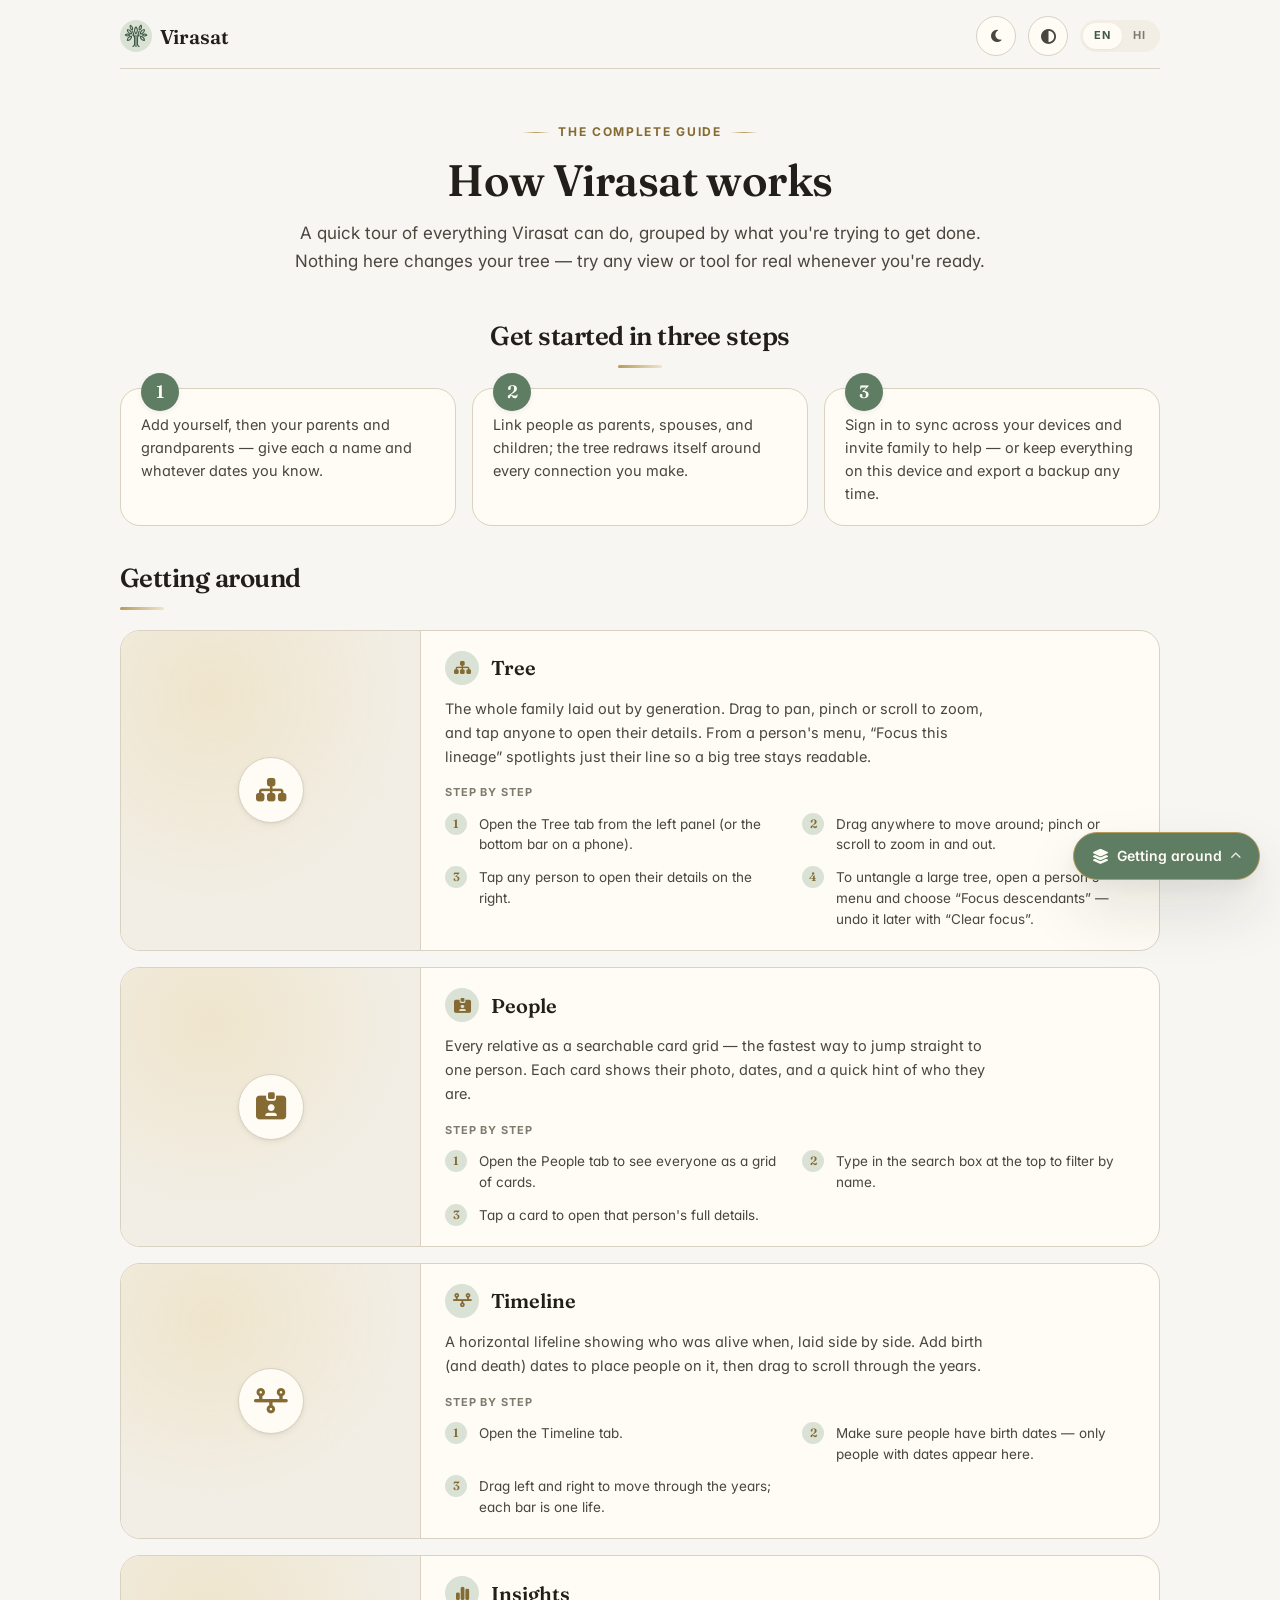
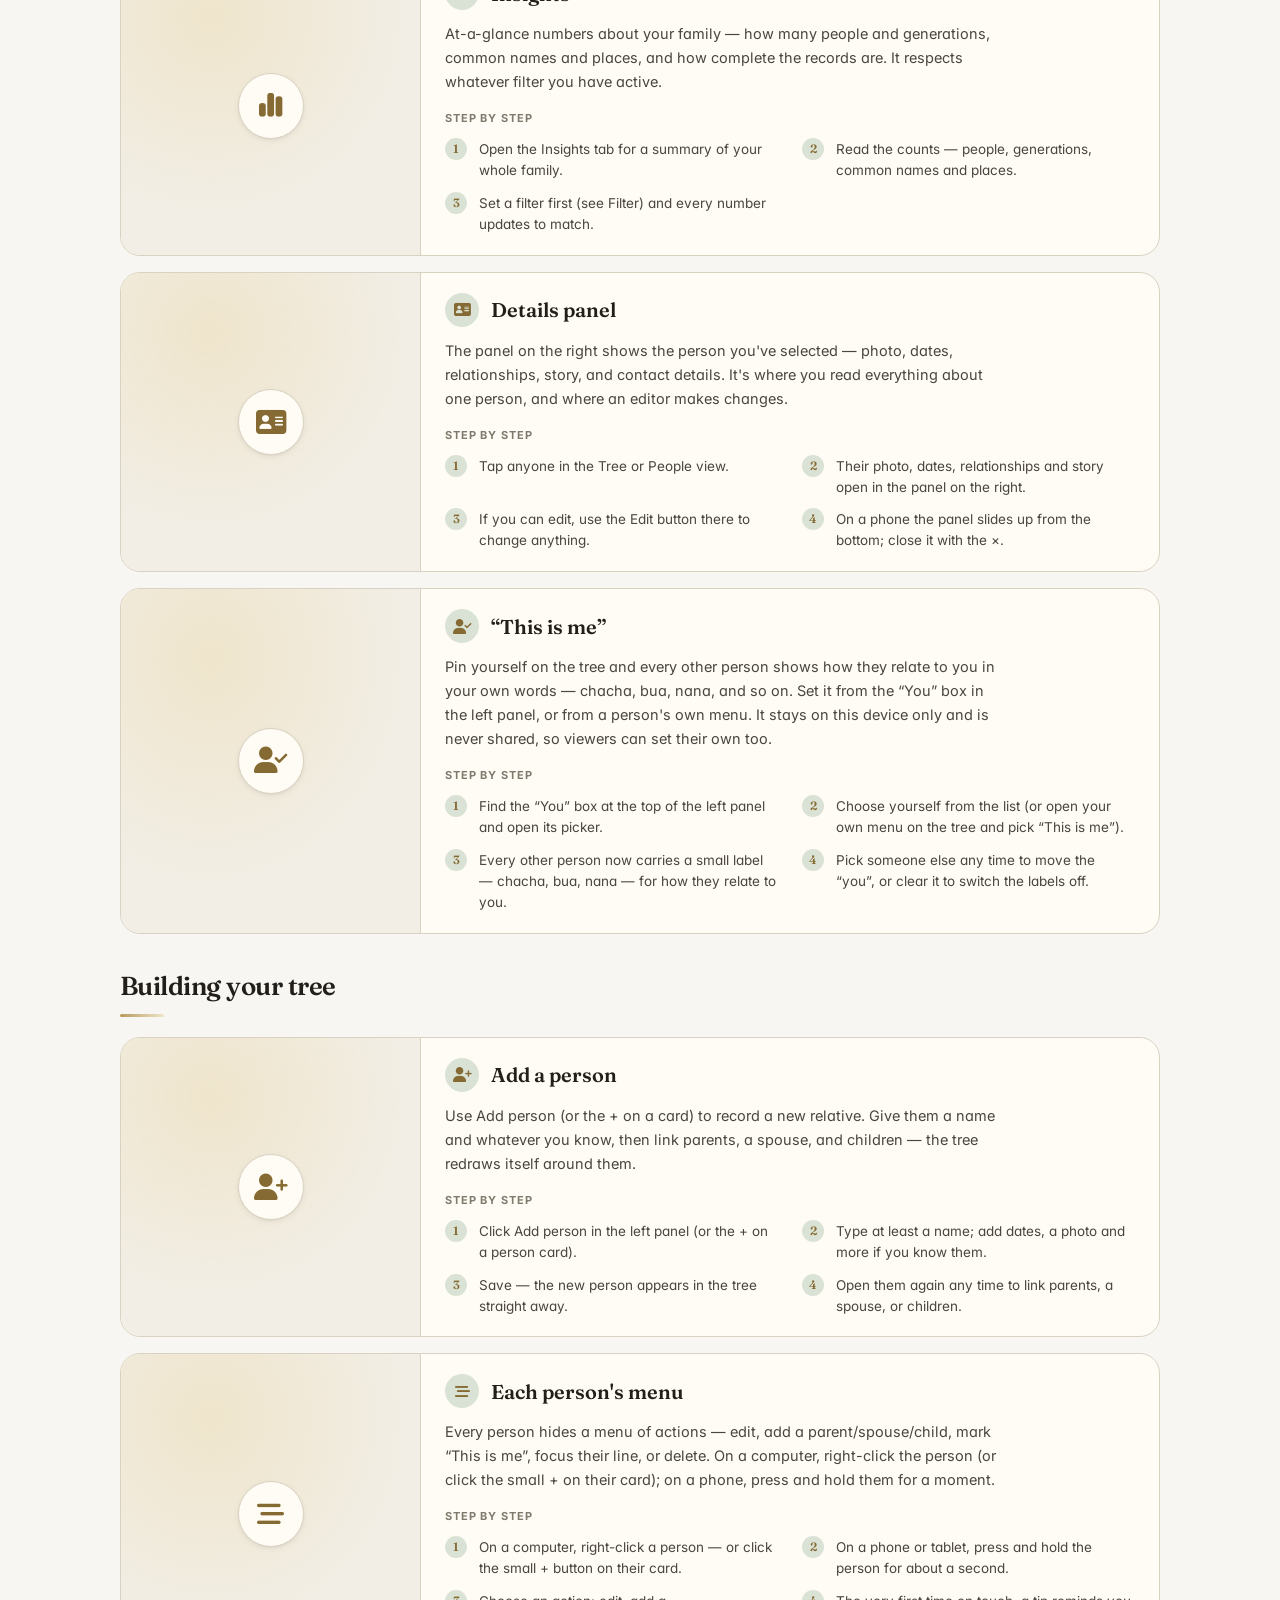
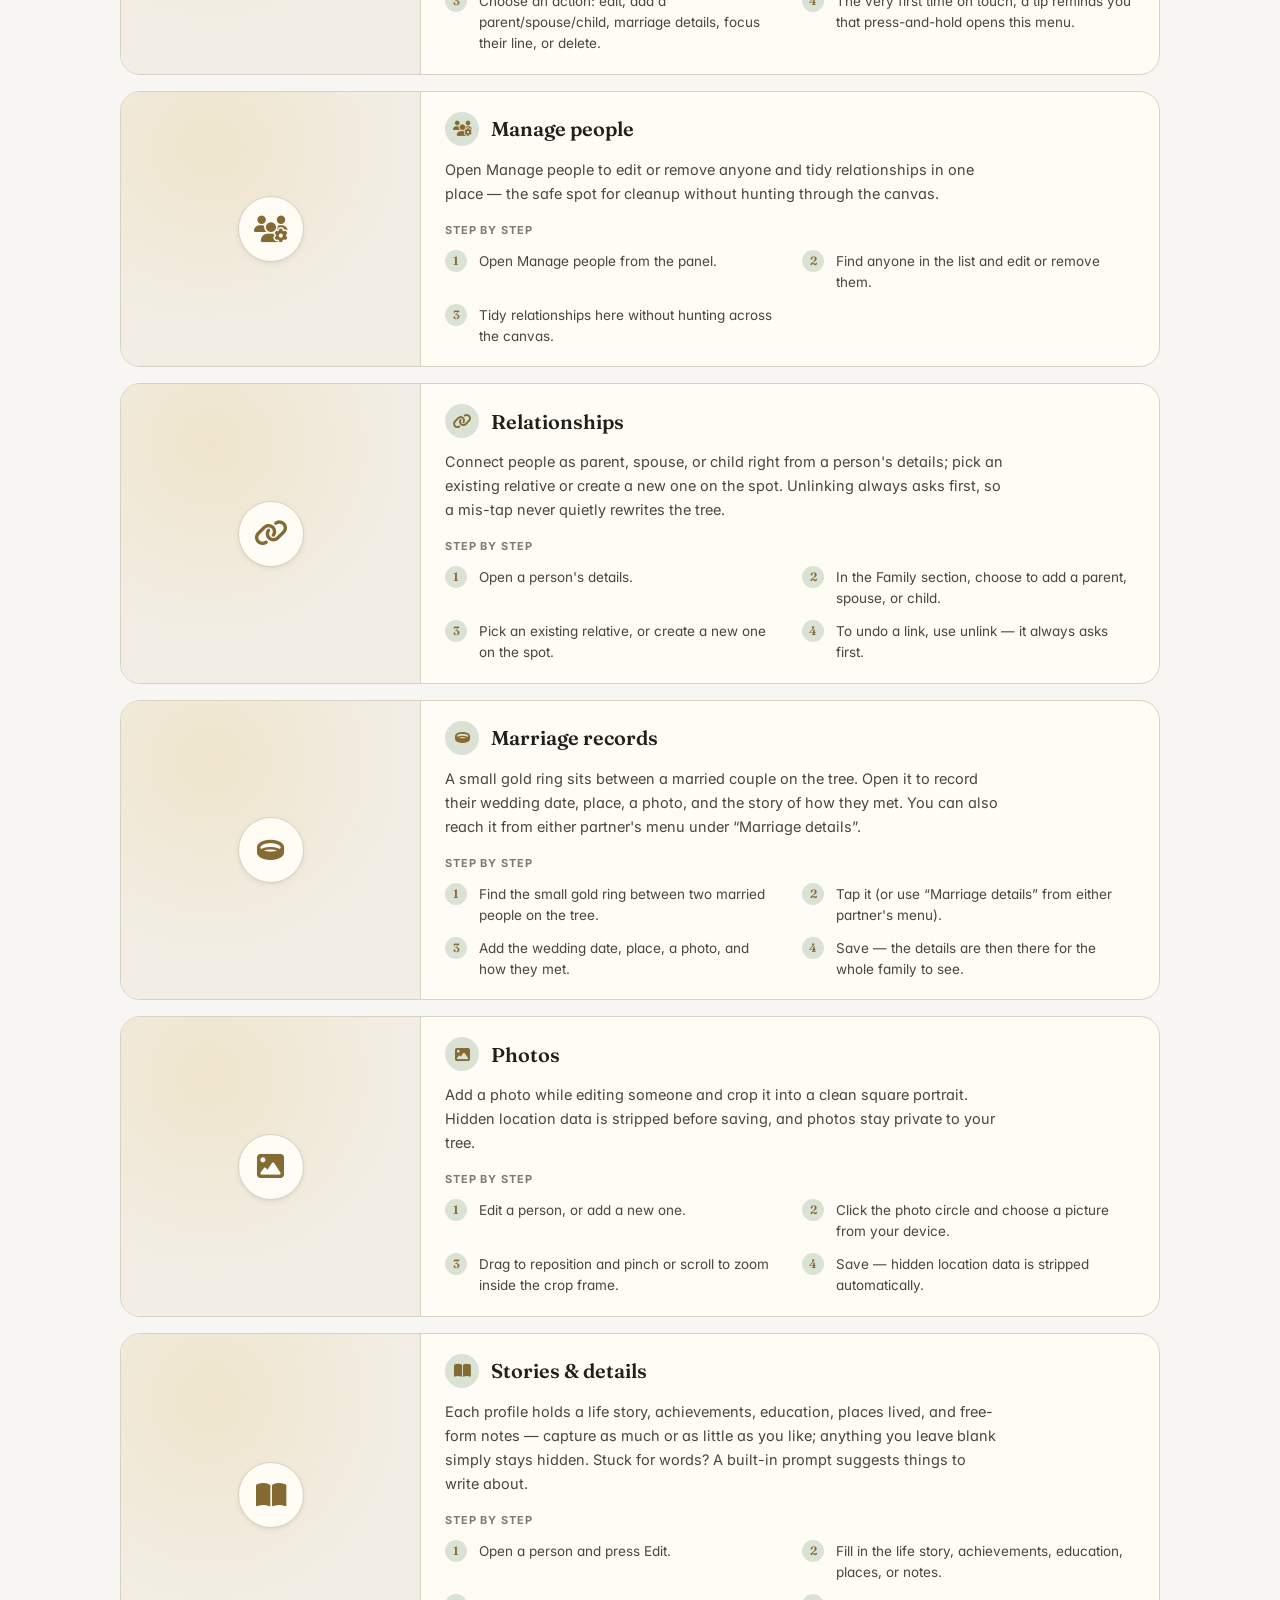
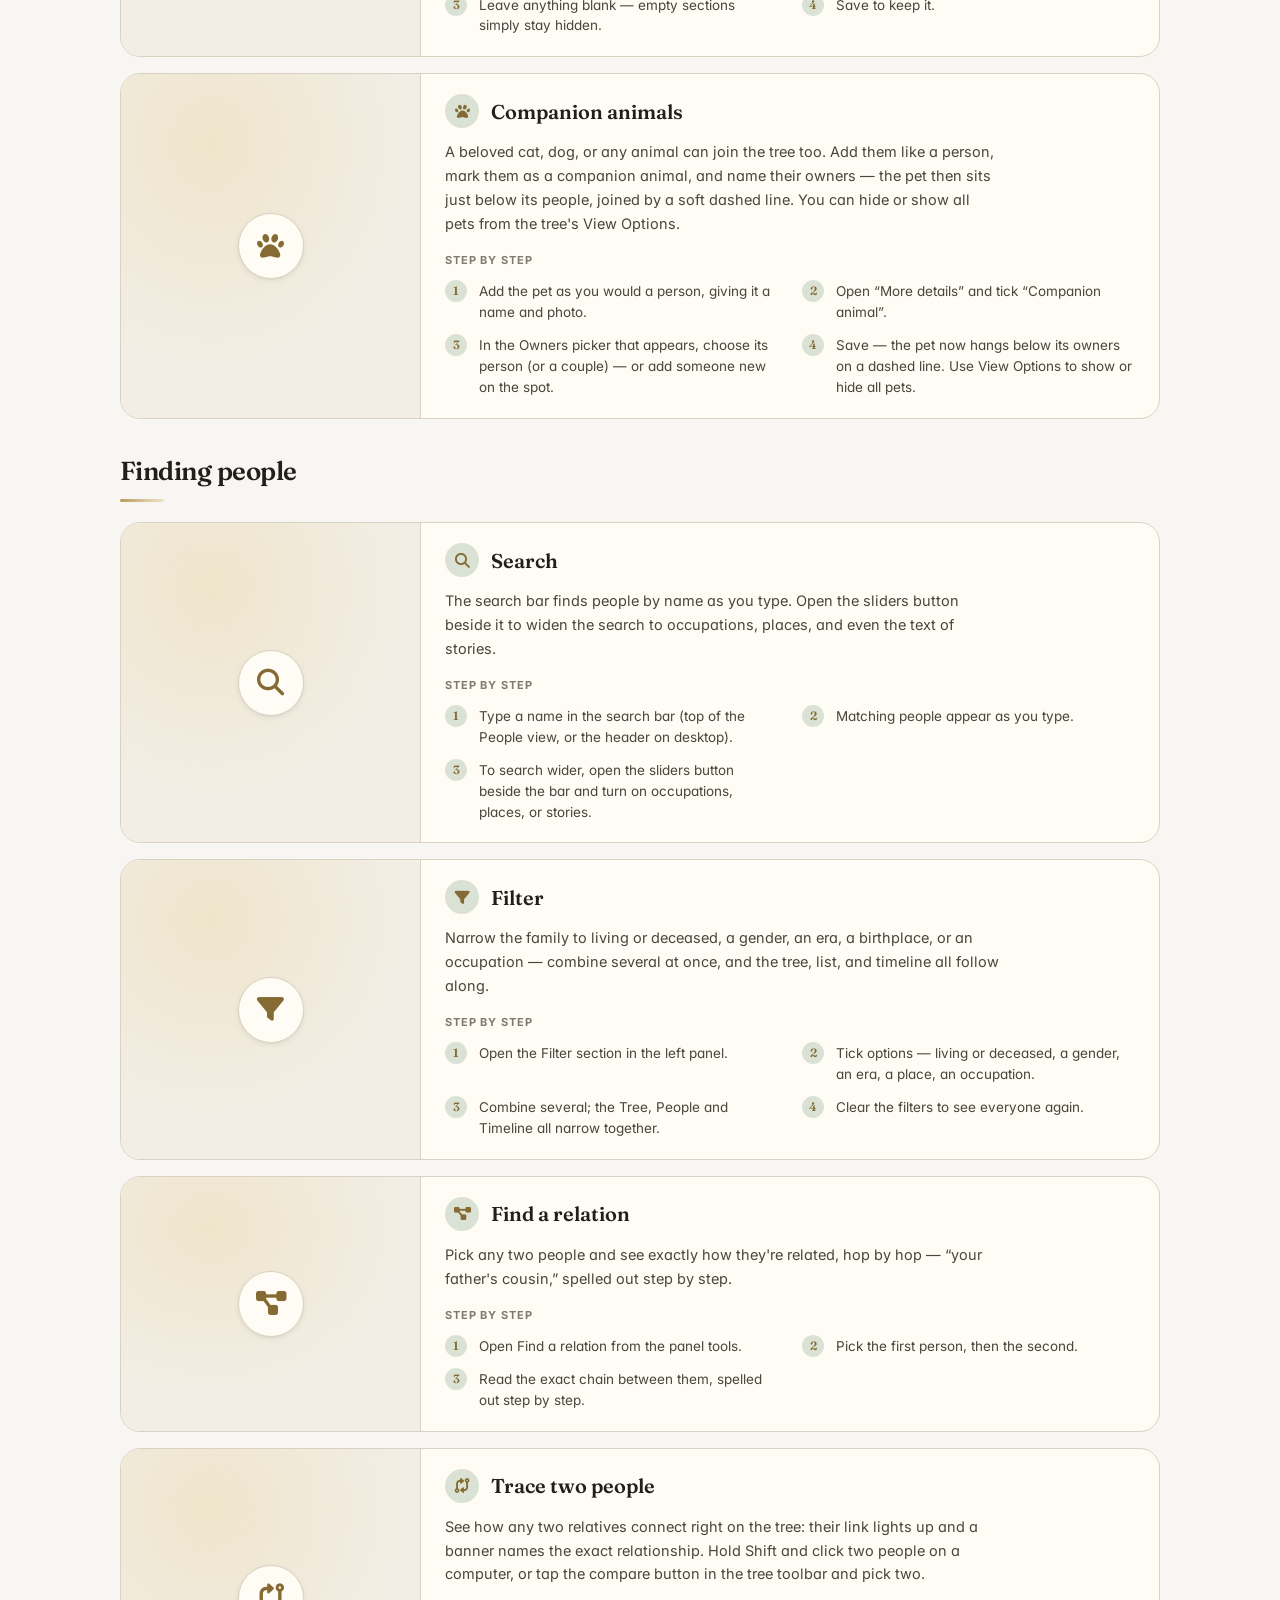
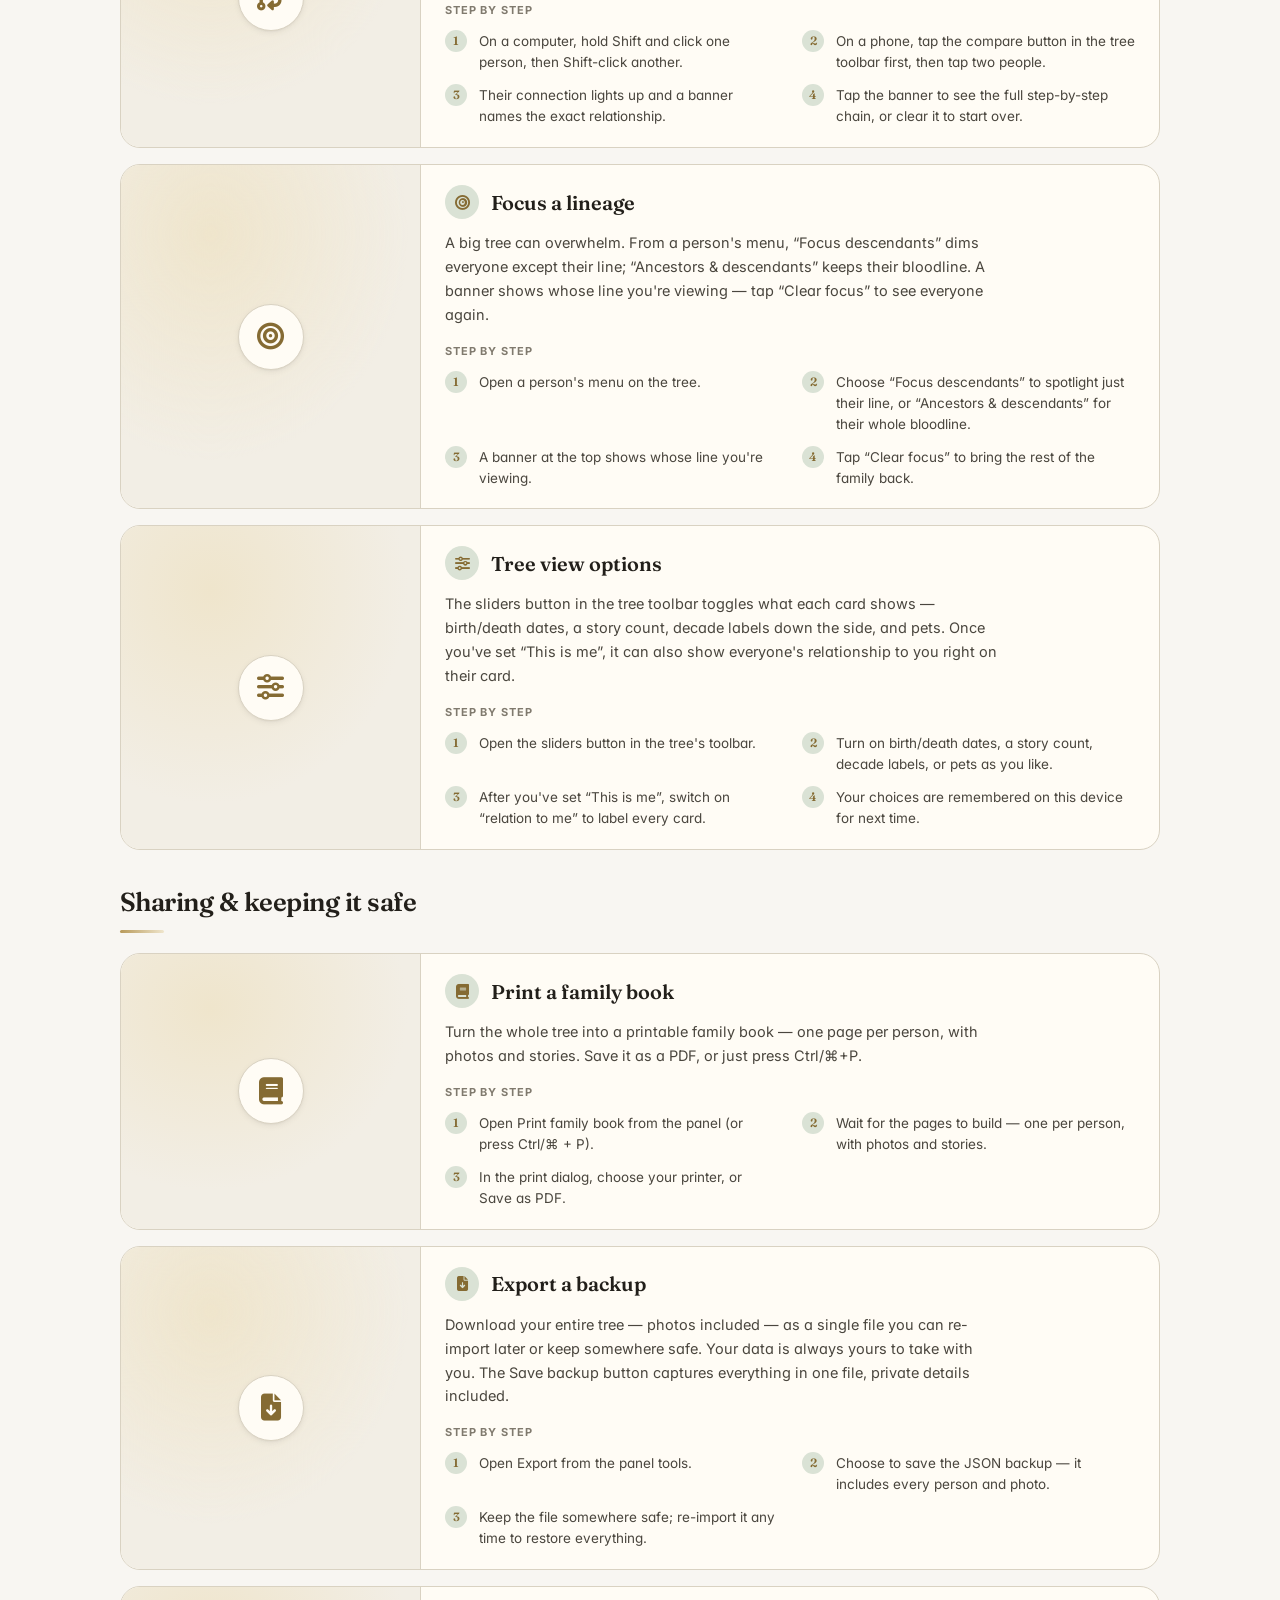
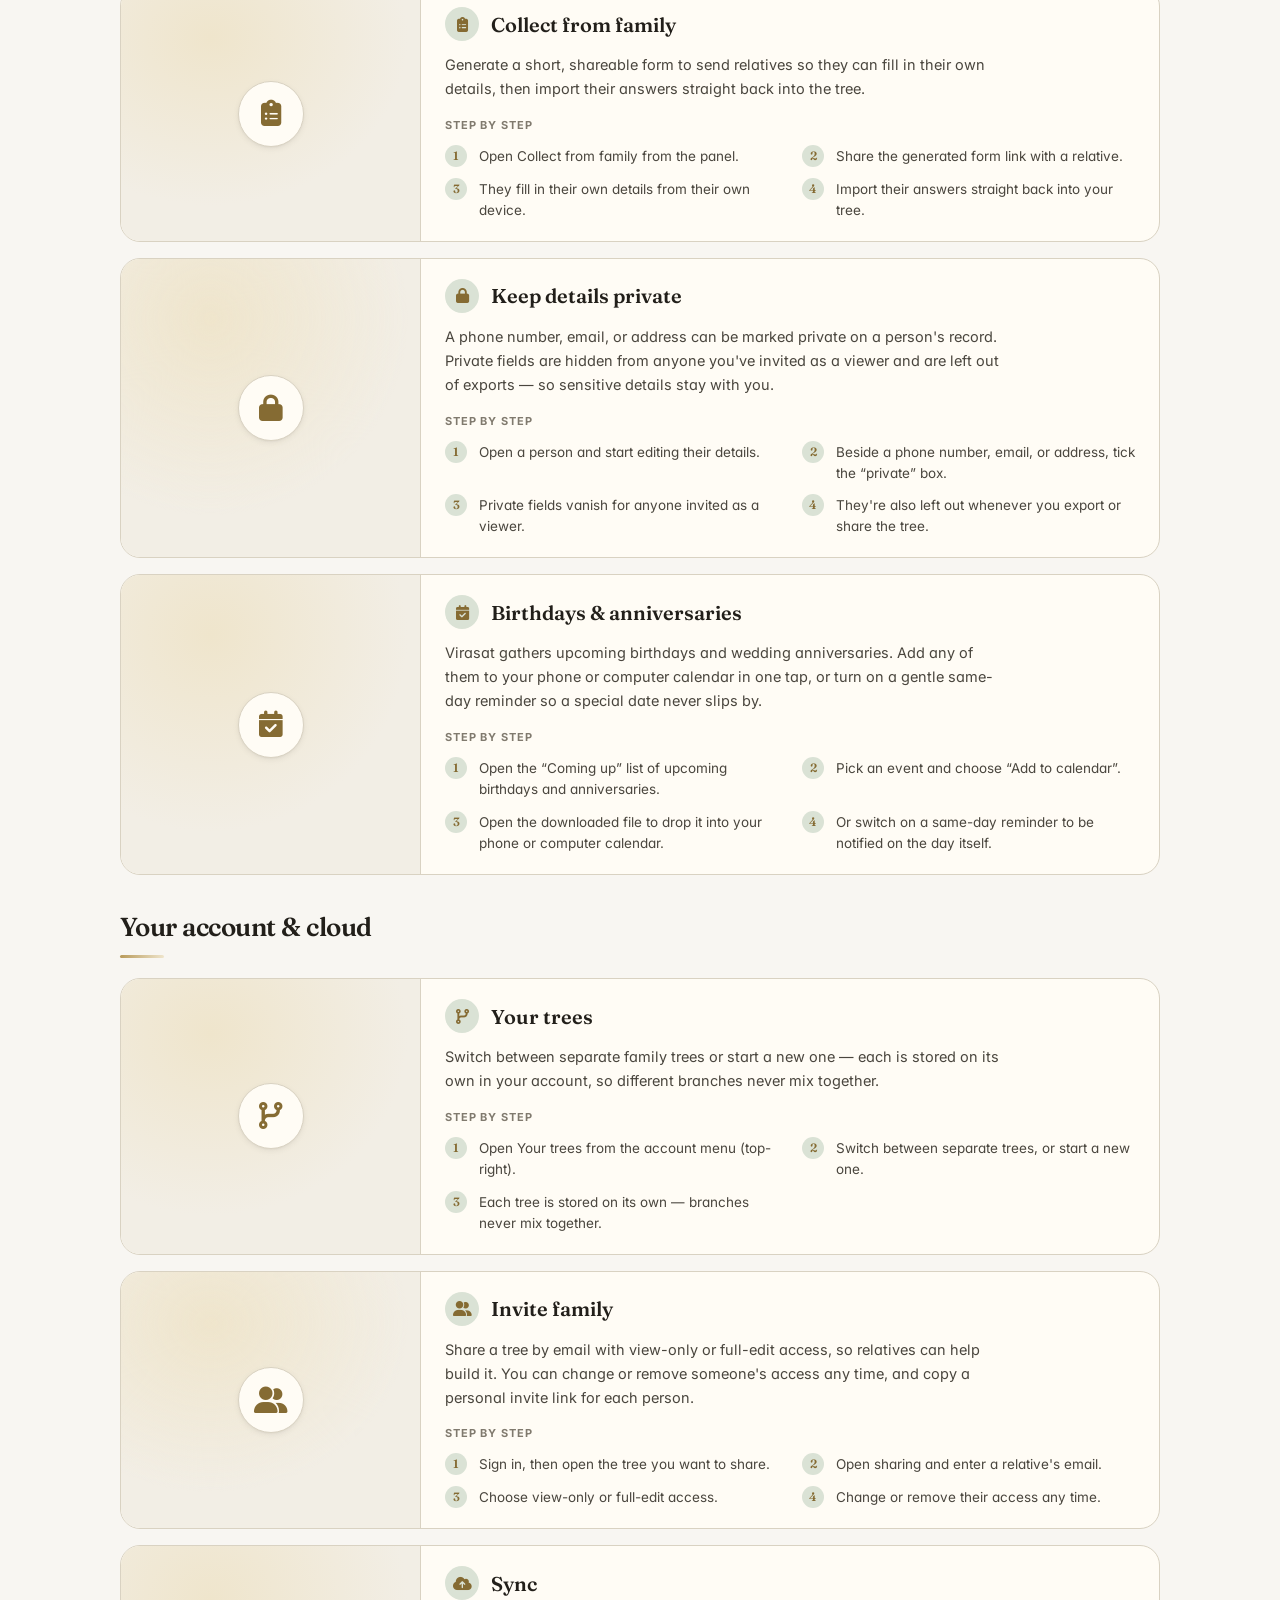
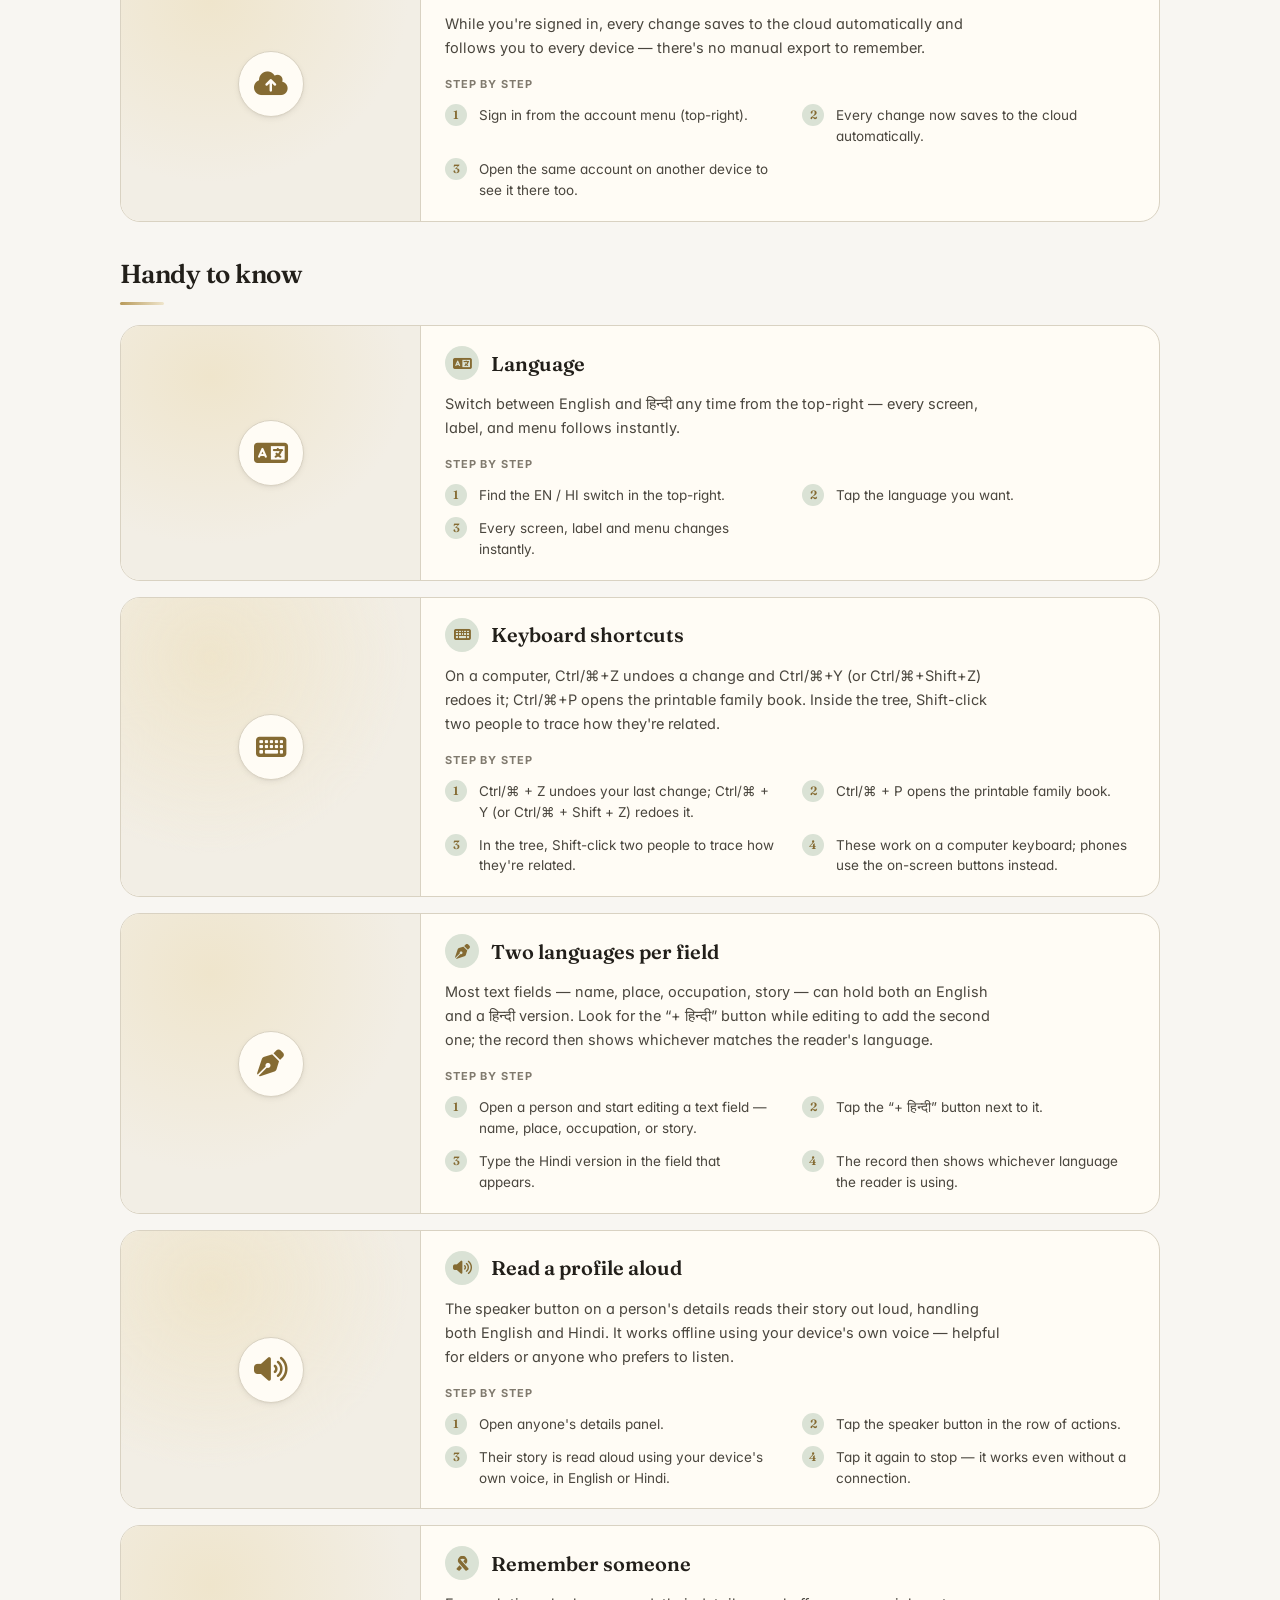
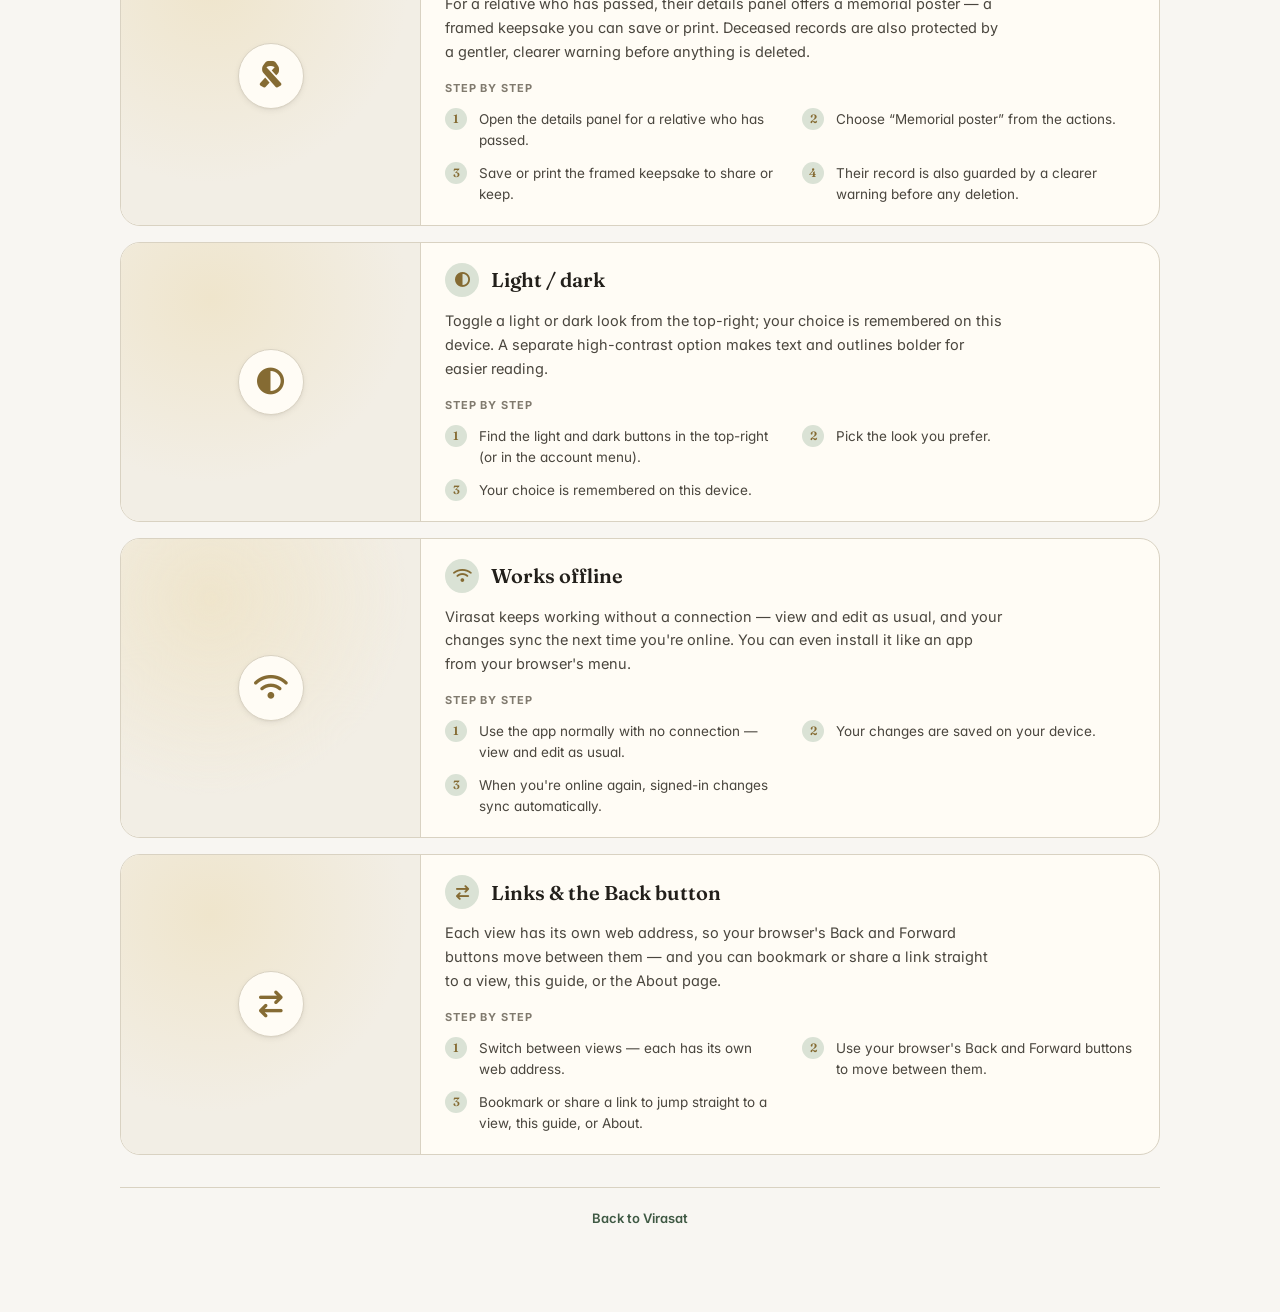
<file: help.html>
<!DOCTYPE html>
<html lang="en">
<head>
  <meta charset="UTF-8" />
  <meta name="viewport" content="width=device-width, initial-scale=1, viewport-fit=cover" />
  <meta name="theme-color" content="#6B8765" />
  <!-- Public, no-login page (like privacy/terms): it holds no personal data,
       so it may be indexed and shared. Opened in a new tab from the account
       menu's Help row. -->
  <meta name="description" content="How Virasat works — a complete, illustrated guide to building your family tree: views, adding people, finding relatives, sharing, and your account." />
  <title>How Virasat works — Virasat</title>

  <link rel="preconnect" href="https://fonts.googleapis.com" />
  <link rel="preconnect" href="https://fonts.gstatic.com" crossorigin />
  <link rel="stylesheet" href="https://fonts.googleapis.com/css2?family=Fraunces:opsz,wght,SOFT@9..144,400..700,30..100&family=Inter:wght@400;500;600;700&family=Noto+Sans+Devanagari:wght@400;500;600;700&display=swap" />

  <link rel="stylesheet"
        href="https://cdnjs.cloudflare.com/ajax/libs/font-awesome/6.5.2/css/all.min.css"
        integrity="sha384-PPIZEGYM1v8zp5Py7UjFb79S58UeqCL9pYVnVPURKEqvioPROaVAJKKLzvH2rDnI"
        crossorigin="anonymous"
        referrerpolicy="no-referrer" />

  <link rel="stylesheet" href="styles/tokens.css" />
  <link rel="stylesheet" href="styles/base.css" />
  <link rel="stylesheet" href="styles/components.css" />
  <link rel="stylesheet" href="styles/views.css" />
  <link rel="icon" type="image/svg+xml" href="assets/icon.svg" />

  <!-- Early-theme guard: apply the saved light/dark choice before first paint
       so arriving from the app (or a dark-mode bookmark) doesn't flash. Same
       "virasat.theme" key + data-theme attribute the app uses. -->
  <script>
    try {
      if (localStorage.getItem("virasat.theme") === "dark") {
        document.documentElement.setAttribute("data-theme", "dark");
      }
    } catch (e) {}
  </script>
</head>
<body>
  <main id="help-root" class="legal-page help-page"></main>

  <!-- Content source of truth is the help.* i18n namespace; dom.js provides
       UI.el + UI.onboardChrome; help-page.js renders. No app.js, no cloud SDK. -->
  <script src="lib/core/i18n.js"></script>
  <script src="lib/ui/dom.js"></script>
  <script src="lib/help-page.js"></script>
</body>
</html>
</file>
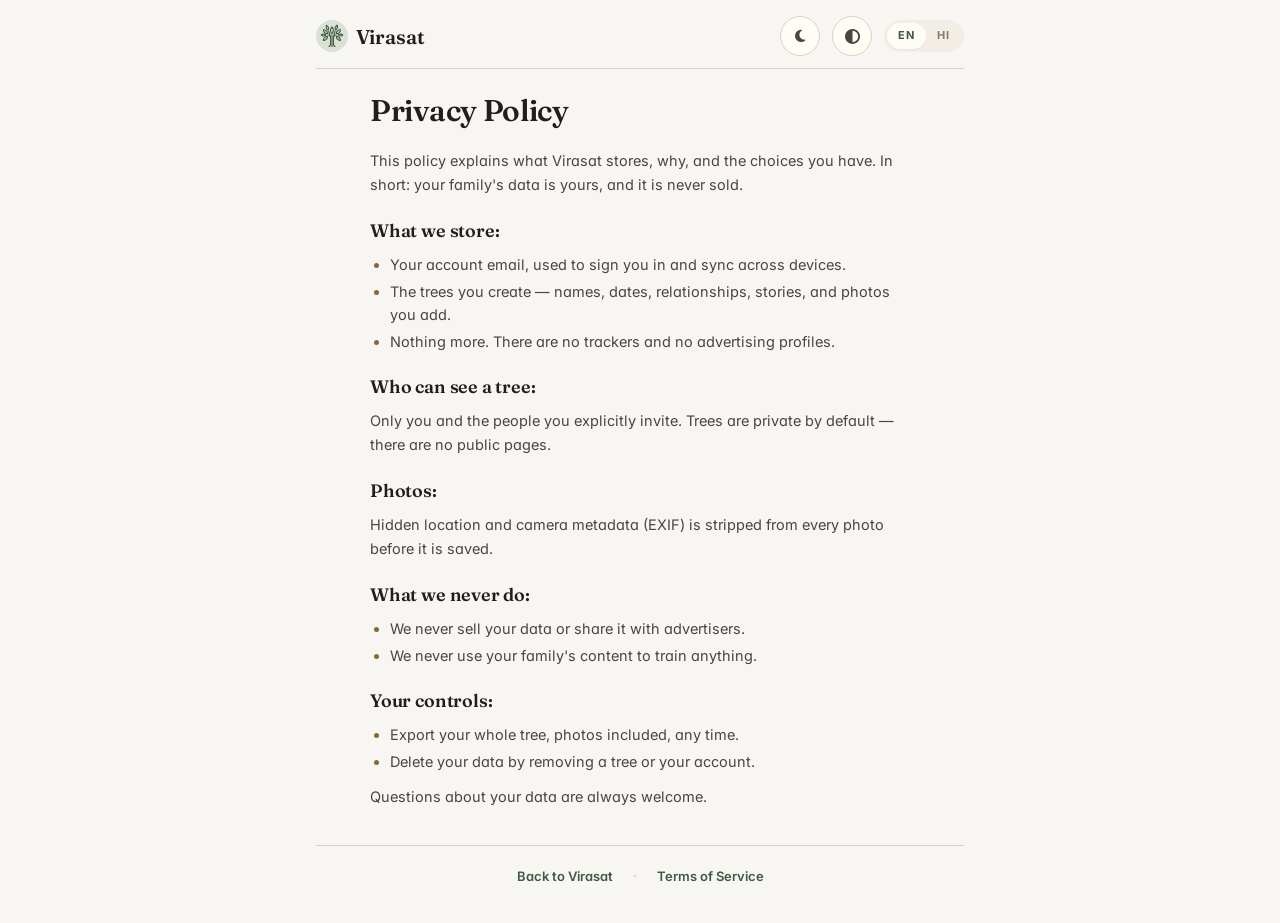
<file: privacy.html>
<!DOCTYPE html>
<html lang="en">
<head>
  <meta charset="UTF-8" />
  <meta name="viewport" content="width=device-width, initial-scale=1, viewport-fit=cover" />
  <meta name="theme-color" content="#6B8765" />
  <!-- Unlike the app itself (noindex — it holds personal data), the privacy
       policy is a public page: search engines and Google's OAuth consent
       screen should be able to reach it. -->
  <meta name="description" content="Virasat privacy policy — what we store, why, and the choices you have. Your family's data is yours and is never sold." />
  <title>Privacy Policy — Virasat</title>

  <link rel="preconnect" href="https://fonts.googleapis.com" />
  <link rel="preconnect" href="https://fonts.gstatic.com" crossorigin />
  <link rel="stylesheet" href="https://fonts.googleapis.com/css2?family=Fraunces:opsz,wght,SOFT@9..144,400..700,30..100&family=Inter:wght@400;500;600;700&family=Noto+Sans+Devanagari:wght@400;500;600;700&display=swap" />

  <link rel="stylesheet"
        href="https://cdnjs.cloudflare.com/ajax/libs/font-awesome/6.5.2/css/all.min.css"
        integrity="sha384-PPIZEGYM1v8zp5Py7UjFb79S58UeqCL9pYVnVPURKEqvioPROaVAJKKLzvH2rDnI"
        crossorigin="anonymous"
        referrerpolicy="no-referrer" />

  <link rel="stylesheet" href="styles/tokens.css" />
  <link rel="stylesheet" href="styles/base.css" />
  <link rel="stylesheet" href="styles/components.css" />
  <link rel="stylesheet" href="styles/views.css" />
  <link rel="icon" type="image/svg+xml" href="assets/icon.svg" />

  <!-- Early-theme guard: apply the saved light/dark choice before first paint
       so arriving from the app (or a dark-mode bookmark) doesn't flash. Same
       "virasat.theme" key + data-theme attribute the app uses. -->
  <script>
    try {
      if (localStorage.getItem("virasat.theme") === "dark") {
        document.documentElement.setAttribute("data-theme", "dark");
      }
    } catch (e) {}
  </script>
</head>
<body data-legal-page="privacy">
  <main id="legal-root" class="legal-page"></main>

  <!-- Content source of truth is i18n; dom.js provides UI.legalProse +
       UI.onboardChrome; legal-page.js renders. No app.js, no cloud SDK. -->
  <script src="lib/core/i18n.js"></script>
  <script src="lib/ui/dom.js"></script>
  <script src="lib/legal-page.js"></script>
</body>
</html>
</file>
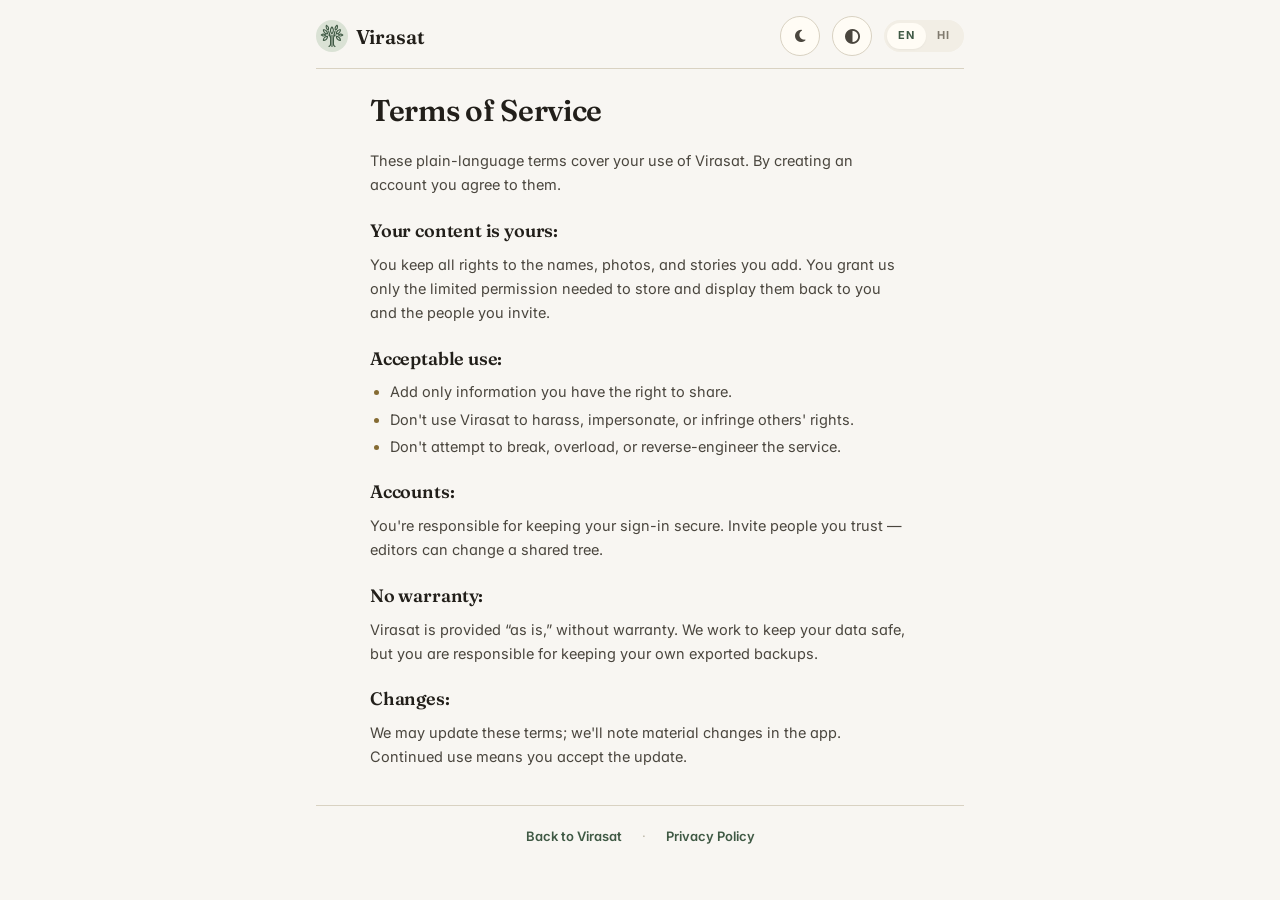
<file: terms.html>
<!DOCTYPE html>
<html lang="en">
<head>
  <meta charset="UTF-8" />
  <meta name="viewport" content="width=device-width, initial-scale=1, viewport-fit=cover" />
  <meta name="theme-color" content="#6B8765" />
  <!-- Public page (unlike the noindex app): reachable by search engines and
       Google's OAuth consent screen. -->
  <meta name="description" content="Virasat terms of service — plain-language terms for using Virasat. Your content stays yours; the service is provided as is." />
  <title>Terms of Service — Virasat</title>

  <link rel="preconnect" href="https://fonts.googleapis.com" />
  <link rel="preconnect" href="https://fonts.gstatic.com" crossorigin />
  <link rel="stylesheet" href="https://fonts.googleapis.com/css2?family=Fraunces:opsz,wght,SOFT@9..144,400..700,30..100&family=Inter:wght@400;500;600;700&family=Noto+Sans+Devanagari:wght@400;500;600;700&display=swap" />

  <link rel="stylesheet"
        href="https://cdnjs.cloudflare.com/ajax/libs/font-awesome/6.5.2/css/all.min.css"
        integrity="sha384-PPIZEGYM1v8zp5Py7UjFb79S58UeqCL9pYVnVPURKEqvioPROaVAJKKLzvH2rDnI"
        crossorigin="anonymous"
        referrerpolicy="no-referrer" />

  <link rel="stylesheet" href="styles/tokens.css" />
  <link rel="stylesheet" href="styles/base.css" />
  <link rel="stylesheet" href="styles/components.css" />
  <link rel="stylesheet" href="styles/views.css" />
  <link rel="icon" type="image/svg+xml" href="assets/icon.svg" />

  <!-- Early-theme guard — see privacy.html for the rationale. -->
  <script>
    try {
      if (localStorage.getItem("virasat.theme") === "dark") {
        document.documentElement.setAttribute("data-theme", "dark");
      }
    } catch (e) {}
  </script>
</head>
<body data-legal-page="terms">
  <main id="legal-root" class="legal-page"></main>

  <script src="lib/core/i18n.js"></script>
  <script src="lib/ui/dom.js"></script>
  <script src="lib/legal-page.js"></script>
</body>
</html>
</file>
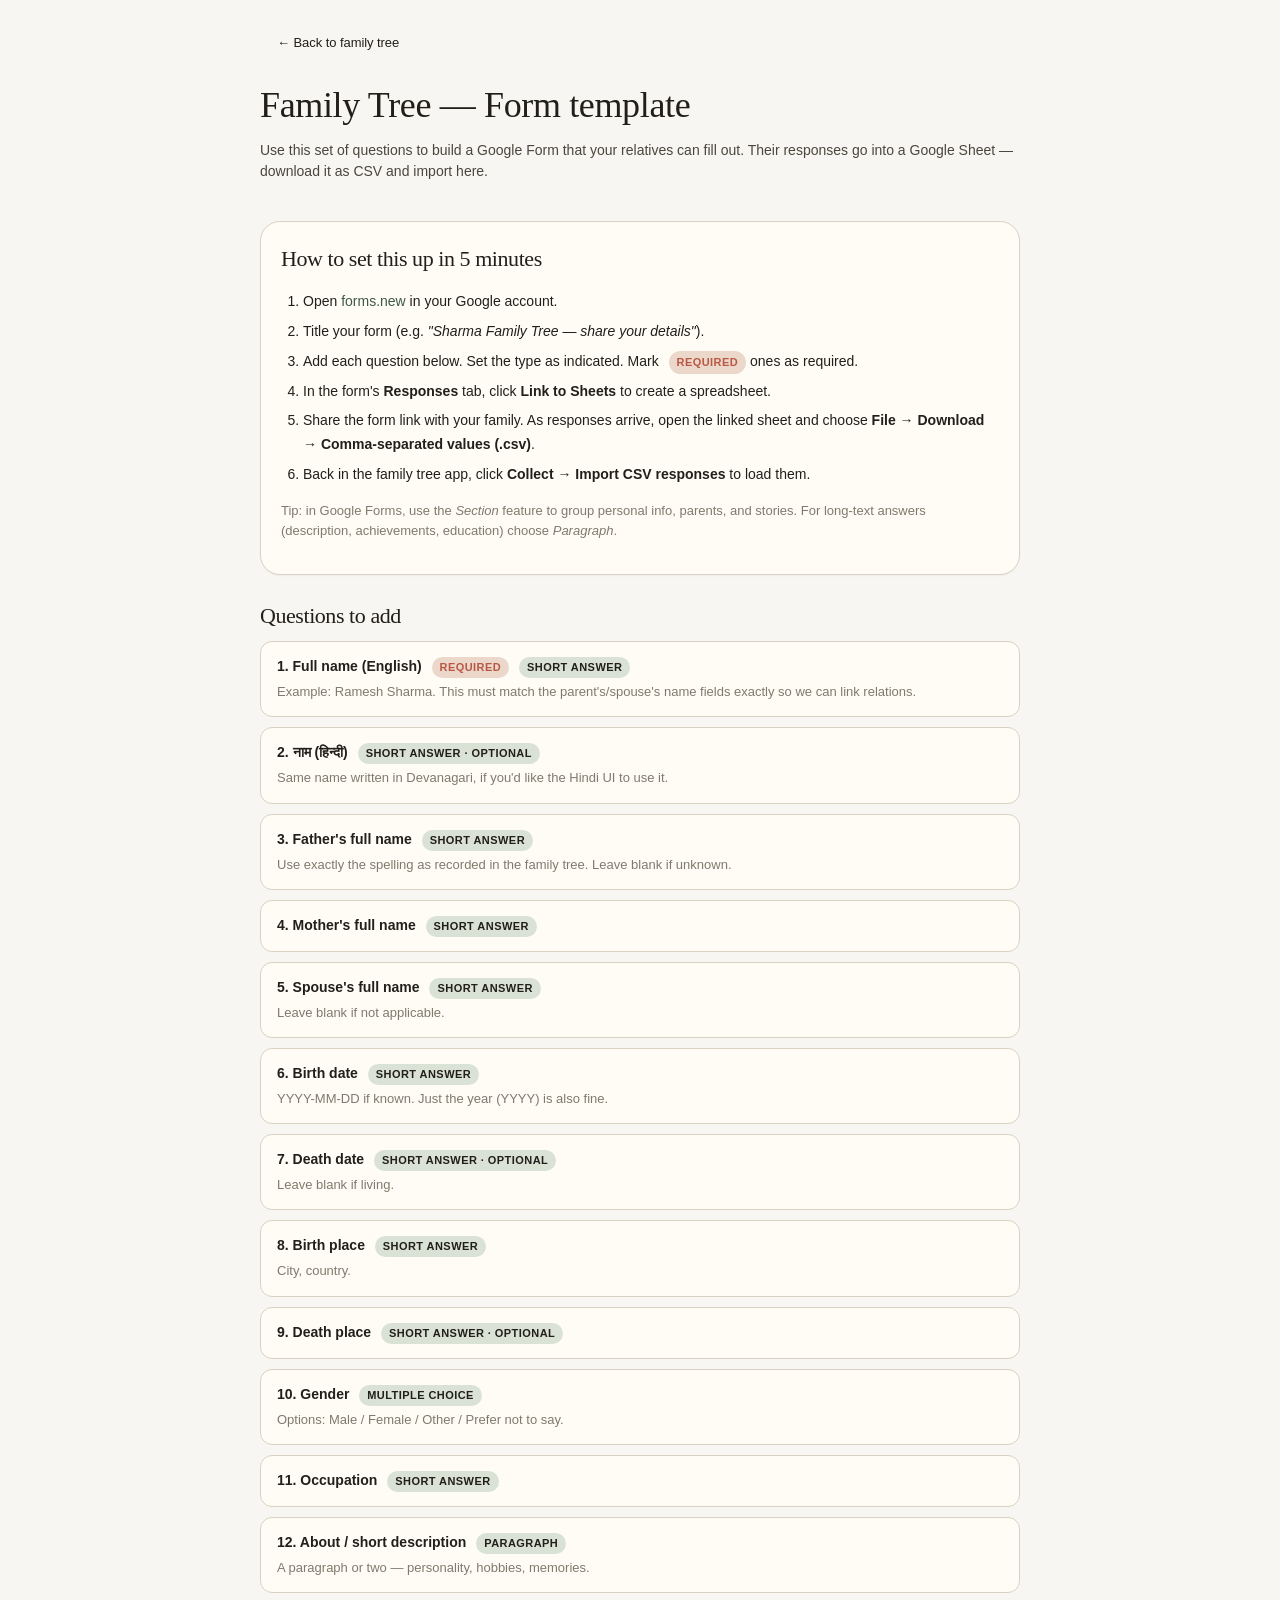
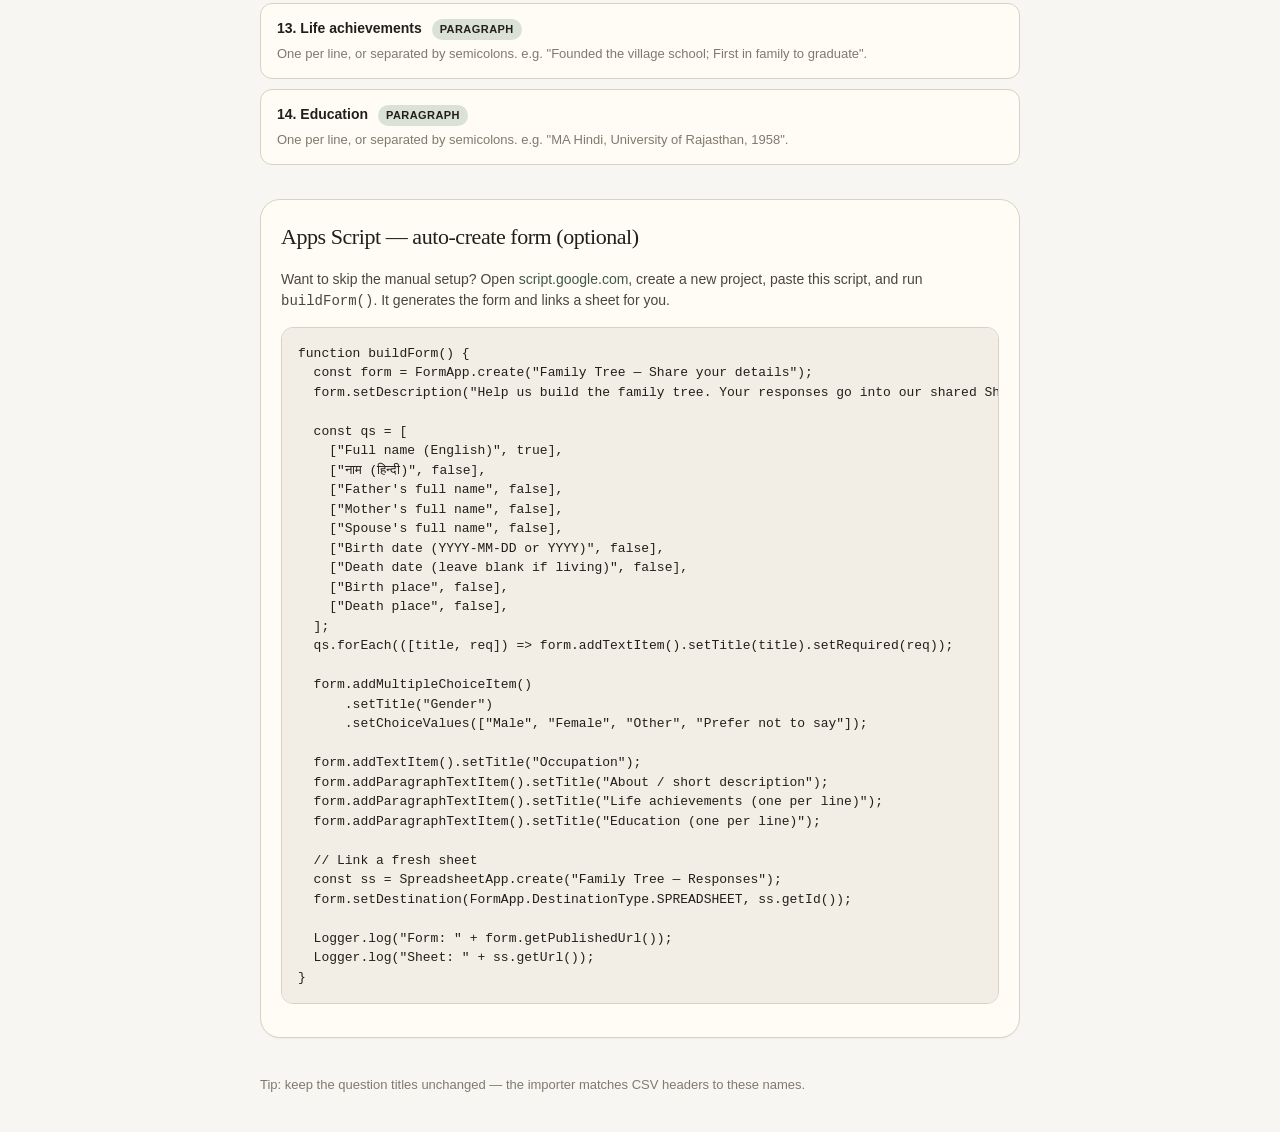
<file: forms/family-tree-template.html>
<!DOCTYPE html>
<html lang="en">
<head>
<meta charset="UTF-8" />
<meta name="viewport" content="width=device-width, initial-scale=1" />
<title>Family Tree — Form template</title>
<link rel="stylesheet" href="../styles/tokens.css" />
<link rel="stylesheet" href="../styles/base.css" />
<link rel="stylesheet" href="../styles/components.css" />
<style>
  /* base.css locks the app shell to `height:100dvh; overflow:hidden` for the
     fixed-viewport SPA. This is a plain long document, so restore normal page
     scrolling. */
  html, body { height: auto; overflow: visible; }
  body { padding: 24px; }
  .doc { max-width: 760px; margin: 0 auto; display: flex; flex-direction: column; gap: 24px; }
  h1 { font-family: var(--font-display); font-size: 36px; margin: 0; }
  h2 { font-family: var(--font-display); font-size: 22px; margin: 0 0 8px; color: var(--ink); }
  pre {
    background: var(--surface-2); border: 1px solid var(--line);
    padding: 16px; border-radius: 12px; overflow: auto;
    font-size: 13px; line-height: 1.5;
  }
  ol { padding-left: 22px; line-height: 1.7; }
  ol li { margin-bottom: 6px; }
  .q {
    padding: 14px 16px; background: var(--surface);
    border: 1px solid var(--line); border-radius: 12px;
    margin-bottom: 10px;
  }
  .q__title { font-weight: 600; }
  .q__help { color: var(--ink-3); font-size: 13px; margin-top: 4px; }
  .pill {
    display: inline-block; font-size: 11px; font-weight: 600;
    padding: 2px 8px; border-radius: 999px;
    background: var(--accent-soft); color: var(--accent-ink);
    margin-left: 6px; text-transform: uppercase; letter-spacing: .04em;
  }
  .pill--req { background: var(--danger-soft); color: var(--danger); }
  a.btn { color: inherit; text-decoration: none; }
</style>
</head>
<body>
<div class="doc">

  <header>
    <a class="btn btn--ghost" href="../index.html">← Back to family tree</a>
    <h1 style="margin-top: 16px;">Family Tree — Form template</h1>
    <p style="color: var(--ink-2); margin-top: 6px;">
      Use this set of questions to build a Google Form that your relatives can fill out.
      Their responses go into a Google Sheet — download it as CSV and import here.
    </p>
  </header>

  <section class="card" style="padding: 20px;">
    <h2>How to set this up in 5 minutes</h2>
    <ol>
      <li>Open <a href="https://forms.new" target="_blank" rel="noopener">forms.new</a> in your Google account.</li>
      <li>Title your form (e.g. <em>"Sharma Family Tree — share your details"</em>).</li>
      <li>Add each question below. Set the type as indicated. Mark <span class="pill pill--req">required</span> ones as required.</li>
      <li>In the form's <strong>Responses</strong> tab, click <strong>Link to Sheets</strong> to create a spreadsheet.</li>
      <li>Share the form link with your family. As responses arrive, open the linked sheet and choose <strong>File → Download → Comma-separated values (.csv)</strong>.</li>
      <li>Back in the family tree app, click <strong>Collect → Import CSV responses</strong> to load them.</li>
    </ol>
    <p style="color: var(--ink-3); font-size: 13px;">
      Tip: in Google Forms, use the <em>Section</em> feature to group personal info, parents, and stories.
      For long-text answers (description, achievements, education) choose <em>Paragraph</em>.
    </p>
  </section>

  <section>
    <h2>Questions to add</h2>

    <div class="q">
      <div class="q__title">1. Full name (English) <span class="pill pill--req">required</span> <span class="pill">Short answer</span></div>
      <div class="q__help">Example: Ramesh Sharma. This must match the parent's/spouse's name fields exactly so we can link relations.</div>
    </div>
    <div class="q">
      <div class="q__title">2. नाम (हिन्दी) <span class="pill">Short answer · optional</span></div>
      <div class="q__help">Same name written in Devanagari, if you'd like the Hindi UI to use it.</div>
    </div>
    <div class="q">
      <div class="q__title">3. Father's full name <span class="pill">Short answer</span></div>
      <div class="q__help">Use exactly the spelling as recorded in the family tree. Leave blank if unknown.</div>
    </div>
    <div class="q">
      <div class="q__title">4. Mother's full name <span class="pill">Short answer</span></div>
    </div>
    <div class="q">
      <div class="q__title">5. Spouse's full name <span class="pill">Short answer</span></div>
      <div class="q__help">Leave blank if not applicable.</div>
    </div>
    <div class="q">
      <div class="q__title">6. Birth date <span class="pill">Short answer</span></div>
      <div class="q__help">YYYY-MM-DD if known. Just the year (YYYY) is also fine.</div>
    </div>
    <div class="q">
      <div class="q__title">7. Death date <span class="pill">Short answer · optional</span></div>
      <div class="q__help">Leave blank if living.</div>
    </div>
    <div class="q">
      <div class="q__title">8. Birth place <span class="pill">Short answer</span></div>
      <div class="q__help">City, country.</div>
    </div>
    <div class="q">
      <div class="q__title">9. Death place <span class="pill">Short answer · optional</span></div>
    </div>
    <div class="q">
      <div class="q__title">10. Gender <span class="pill">Multiple choice</span></div>
      <div class="q__help">Options: Male / Female / Other / Prefer not to say.</div>
    </div>
    <div class="q">
      <div class="q__title">11. Occupation <span class="pill">Short answer</span></div>
    </div>
    <div class="q">
      <div class="q__title">12. About / short description <span class="pill">Paragraph</span></div>
      <div class="q__help">A paragraph or two — personality, hobbies, memories.</div>
    </div>
    <div class="q">
      <div class="q__title">13. Life achievements <span class="pill">Paragraph</span></div>
      <div class="q__help">One per line, or separated by semicolons. e.g. "Founded the village school; First in family to graduate".</div>
    </div>
    <div class="q">
      <div class="q__title">14. Education <span class="pill">Paragraph</span></div>
      <div class="q__help">One per line, or separated by semicolons. e.g. "MA Hindi, University of Rajasthan, 1958".</div>
    </div>
  </section>

  <section class="card" style="padding: 20px;">
    <h2>Apps Script — auto-create form (optional)</h2>
    <p style="color: var(--ink-2);">
      Want to skip the manual setup? Open <a href="https://script.google.com" target="_blank" rel="noopener">script.google.com</a>,
      create a new project, paste this script, and run <code>buildForm()</code>. It generates the form and links a sheet for you.
    </p>
<pre>function buildForm() {
  const form = FormApp.create("Family Tree — Share your details");
  form.setDescription("Help us build the family tree. Your responses go into our shared Sheet.");

  const qs = [
    ["Full name (English)", true],
    ["नाम (हिन्दी)", false],
    ["Father's full name", false],
    ["Mother's full name", false],
    ["Spouse's full name", false],
    ["Birth date (YYYY-MM-DD or YYYY)", false],
    ["Death date (leave blank if living)", false],
    ["Birth place", false],
    ["Death place", false],
  ];
  qs.forEach(([title, req]) => form.addTextItem().setTitle(title).setRequired(req));

  form.addMultipleChoiceItem()
      .setTitle("Gender")
      .setChoiceValues(["Male", "Female", "Other", "Prefer not to say"]);

  form.addTextItem().setTitle("Occupation");
  form.addParagraphTextItem().setTitle("About / short description");
  form.addParagraphTextItem().setTitle("Life achievements (one per line)");
  form.addParagraphTextItem().setTitle("Education (one per line)");

  // Link a fresh sheet
  const ss = SpreadsheetApp.create("Family Tree — Responses");
  form.setDestination(FormApp.DestinationType.SPREADSHEET, ss.getId());

  Logger.log("Form: " + form.getPublishedUrl());
  Logger.log("Sheet: " + ss.getUrl());
}</pre>
  </section>

  <p style="color: var(--ink-3); font-size: 13px;">
    Tip: keep the question titles unchanged — the importer matches CSV headers to these names.
  </p>

</div>
</body>
</html>
</file>
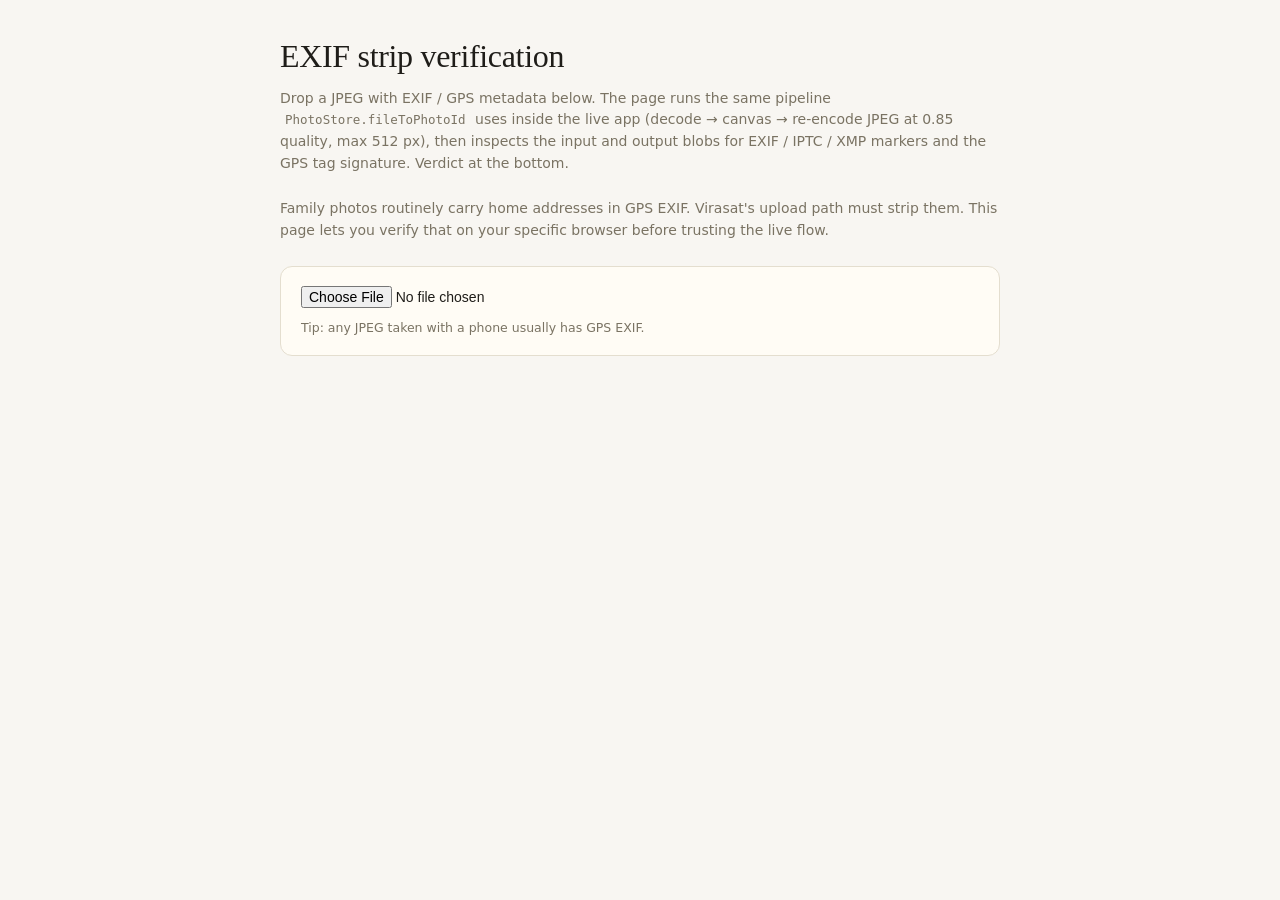
<file: tests/exif-strip.html>
<!doctype html>
<html lang="en">
<head>
  <meta charset="utf-8" />
  <meta name="viewport" content="width=device-width, initial-scale=1" />
  <title>Virasat — EXIF strip verification</title>
  <style>
    :root {
      --olive: #5E7D63; --olive-deep: #3F5944;
      --gold: #B89A5A; --rust: #A6553A;
      --ivory: #F8F6F2; --bone: #FFFCF5;
      --ink: #1F1D19; --ink-2: #4A4639; --ink-3: #7A7363;
      --line: #E4DECF;
    }
    body {
      margin: 0; padding: 32px;
      background: var(--ivory); color: var(--ink);
      font-family: "Inter", system-ui, sans-serif;
      max-width: 720px; margin-inline: auto;
      line-height: 1.55;
    }
    h1 { font-family: Georgia, serif; font-weight: 500; letter-spacing: -0.01em; margin: 0 0 6px; }
    h2 { font-family: Georgia, serif; font-weight: 500; margin: 28px 0 8px; font-size: 18px; }
    p { color: var(--ink-2); }
    .lede { color: var(--ink-3); font-size: 14px; margin: 0 0 24px; }
    .card { background: var(--bone); border: 1px solid var(--line); border-radius: 12px; padding: 18px 20px; margin: 16px 0; }
    .row { display: grid; grid-template-columns: 1fr 1fr; gap: 24px; }
    @media (max-width: 600px) { .row { grid-template-columns: 1fr; } }
    .verdict { padding: 14px 16px; border-radius: 8px; font-weight: 600; }
    .verdict--pass { background: rgba(94,125,99,0.14); color: var(--olive-deep); border: 1px solid var(--olive); }
    .verdict--fail { background: rgba(166,85,58,0.12); color: #6B2F1A; border: 1px solid var(--rust); }
    .verdict--idle { background: var(--bone); color: var(--ink-3); border: 1px dashed var(--line); }
    table { width: 100%; border-collapse: collapse; font-size: 13px; }
    td, th { padding: 6px 8px; text-align: left; border-bottom: 1px solid var(--line); }
    th { color: var(--ink-3); font-weight: 600; font-size: 11px; text-transform: uppercase; letter-spacing: .08em; }
    code { font-family: ui-monospace, SFMono-Regular, monospace; font-size: 12.5px; background: var(--ivory); padding: 1px 5px; border-radius: 3px; }
    input[type="file"] { font-size: 14px; }
    .pill { display: inline-block; padding: 2px 10px; border-radius: 999px; background: var(--ivory); font-size: 11px; color: var(--ink-3); }
  </style>
</head>
<body>
  <h1>EXIF strip verification</h1>
  <p class="lede">
    Drop a JPEG with EXIF / GPS metadata below. The page runs the same
    pipeline <code>PhotoStore.fileToPhotoId</code> uses inside the live
    app (decode → canvas → re-encode JPEG at 0.85 quality, max 512&nbsp;px),
    then inspects the input and output blobs for EXIF / IPTC / XMP
    markers and the GPS tag signature. Verdict at the bottom.
  </p>
  <p class="lede">
    Family photos routinely carry home addresses in GPS EXIF. Virasat's
    upload path must strip them. This page lets you verify that on your
    specific browser before trusting the live flow.
  </p>

  <div class="card">
    <input type="file" id="picker" accept="image/jpeg" />
    <p style="margin: 8px 0 0; font-size: 12.5px; color: var(--ink-3);">
      Tip: any JPEG taken with a phone usually has GPS EXIF.
    </p>
  </div>

  <div id="results" hidden>
    <div class="row">
      <section class="card">
        <h2>Original</h2>
        <table id="origTable"></table>
        <p class="pill" id="origSize"></p>
      </section>
      <section class="card">
        <h2>After fileToPhotoId</h2>
        <table id="outTable"></table>
        <p class="pill" id="outSize"></p>
      </section>
    </div>
    <div id="verdict" class="verdict verdict--idle">No verdict yet — pick a file.</div>
  </div>

  <!-- Same loader order as index.html so PhotoStore can boot. -->
  <script src="../lib/core/i18n.js"></script>
  <script src="../lib/core/data-store.js"></script>
  <script src="../lib/core/photo-store.js"></script>
  <script src="../lib/ui/dom.js"></script>

  <script>
    const picker = document.getElementById("picker");
    const results = document.getElementById("results");
    const origTable = document.getElementById("origTable");
    const outTable = document.getElementById("outTable");
    const origSize = document.getElementById("origSize");
    const outSize = document.getElementById("outSize");
    const verdict = document.getElementById("verdict");

    function row(label, value) {
      const tr = document.createElement("tr");
      const th = document.createElement("th"); th.textContent = label;
      const td = document.createElement("td"); td.textContent = String(value);
      tr.appendChild(th); tr.appendChild(td);
      return tr;
    }
    function fmtSize(n) { return n < 1024 ? n + " B" : (n / 1024).toFixed(1) + " KB"; }

    function fillTable(tbl, m) {
      while (tbl.firstChild) tbl.removeChild(tbl.firstChild);
      tbl.appendChild(row("EXIF (APP1)", m.hasEXIF ? "PRESENT" : "absent"));
      tbl.appendChild(row("XMP",        m.hasXMP  ? "PRESENT" : "absent"));
      tbl.appendChild(row("IPTC (APP13)", m.hasIPTC ? "PRESENT" : "absent"));
      tbl.appendChild(row("GPS\\0 signature", m.gpsBytesFound + " match" + (m.gpsBytesFound === 1 ? "" : "es")));
      if (m.error) tbl.appendChild(row("Error", m.error));
    }

    picker.addEventListener("change", async (ev) => {
      const file = ev.target.files && ev.target.files[0];
      if (!file) return;
      results.hidden = false;
      verdict.className = "verdict verdict--idle";
      verdict.textContent = "Running pipeline…";

      try {
        // 1. Inspect the original file's metadata.
        const origMeta = await PhotoStore._inspectJpegMetadata(file);
        fillTable(origTable, origMeta);
        origSize.textContent = "Size: " + fmtSize(origMeta.totalSize);

        // 2. Run the same pipeline the live app uses, but capture the blob
        //    instead of going to IDB. We replicate fileToPhotoId minus the
        //    final put().
        const dataUrl = await new Promise((resolve, reject) => {
          const r = new FileReader();
          r.onerror = () => reject(r.error);
          r.onload = () => resolve(r.result);
          r.readAsDataURL(file);
        });
        const img = await new Promise((resolve, reject) => {
          const i = new Image();
          i.onerror = () => reject(new Error("decode failed"));
          i.onload = () => resolve(i);
          i.src = dataUrl;
        });
        const maxDim = 512, quality = 0.85;
        const scale = Math.min(1, maxDim / Math.max(img.width, img.height));
        const w = Math.round(img.width * scale);
        const h = Math.round(img.height * scale);
        const canvas = document.createElement("canvas");
        canvas.width = w; canvas.height = h;
        const ctx = canvas.getContext("2d");
        ctx.imageSmoothingQuality = "high";
        ctx.drawImage(img, 0, 0, w, h);
        const outBlob = await new Promise((resolve) => canvas.toBlob(resolve, "image/jpeg", quality));

        // 3. Inspect the output blob.
        const outMeta = await PhotoStore._inspectJpegMetadata(outBlob);
        fillTable(outTable, outMeta);
        outSize.textContent = "Size: " + fmtSize(outMeta.totalSize);

        // 4. Verdict — output must have NO EXIF / XMP / IPTC, AND zero GPS
        //    signatures. We accept the original being fine too (no metadata
        //    to strip), but flag it differently.
        const outClean = !outMeta.hasEXIF && !outMeta.hasXMP && !outMeta.hasIPTC && outMeta.gpsBytesFound === 0;
        const origHadAny = origMeta.hasEXIF || origMeta.hasXMP || origMeta.hasIPTC || origMeta.gpsBytesFound > 0;

        if (outClean && origHadAny) {
          verdict.className = "verdict verdict--pass";
          verdict.textContent = "✓ PASS — original carried metadata; the canvas pipeline stripped all of it. The live upload path is safe on this browser.";
        } else if (outClean && !origHadAny) {
          verdict.className = "verdict verdict--idle";
          verdict.textContent = "Output is clean, but the original had no metadata to strip. Try a phone-camera JPEG (with GPS) for a more meaningful test.";
        } else {
          verdict.className = "verdict verdict--fail";
          verdict.textContent = "✗ FAIL — output JPEG still carries metadata. This browser's canvas re-encode is leaking. Add piexifjs as a defensive strip step.";
        }
      } catch (err) {
        verdict.className = "verdict verdict--fail";
        verdict.textContent = "Error: " + (err && err.message || err);
      }
    });
  </script>
</body>
</html>
</file>
<file: styles/tokens.css>
/*
 * Design tokens — "Heritage"
 *
 * The product is a luxury family archive. Every choice favours warmth,
 * editorial typography, and generous whitespace over enterprise tropes.
 *
 * Palette is fixed by the brief:
 *   ivory  #F8F6F2 (background)
 *   olive  #5E7D63 (primary accent)
 *   gold   #B89A5A (highlight)
 *
 * Type pairs Cormorant Garamond (display) with Inter (body).
 */
/* Heritage is a light-themed product. Honour user-controlled override via a
   data-theme attribute on <html> only; do not auto-flip on system preference
   since it changes the brand identity. */
:root {
  color-scheme: light;
  /* — Heritage palette — */
  --ivory:        #F8F6F2;
  --ivory-2:      #F2EEE5;
  --ivory-3:      #E9E2D3;
  --parchment:    #F4EFE3;
  --bone:         #FFFCF5;

  --olive:        #5E7D63;
  --olive-deep:   #3F5944;
  --olive-soft:   #DAE2D5;

  --gold:         #B89A5A;
  --gold-deep:    #856B33;
  --gold-soft:    #EFE5CC;

  --rust:         #A6553A;
  --rust-soft:    #ECD7CB;

  --ink:          #221F1A;     /* near-black, warm */
  --ink-2:        #4A463E;
  --ink-3:        #807A6E;
  --ink-4:        #B8B2A3;
  --ink-5:        #D9D2C2;

  /* — Semantic — */
  --bg:           var(--ivory);
  --bg-elev:      var(--bone);
  --bg-sunken:    var(--ivory-2);
  --surface:      var(--bone);
  --surface-2:    var(--ivory-2);
  --surface-3:    var(--ivory-3);

  --text:         var(--ink);
  --text-2:       var(--ink-2);
  --text-3:       var(--ink-3);
  --text-4:       var(--ink-4);

  --line:         var(--ink-5);
  --line-2:       var(--ink-4);

  --accent:       var(--olive);
  --accent-soft:  var(--olive-soft);
  --accent-deep:  var(--olive-deep);
  --accent-hi:    var(--gold);
  --accent-hi-soft: var(--gold-soft);

  /* Focus-ring colour. Base uses the olive so the ring reads on-brand; the
     high-contrast blocks below flip it to pure ink/white for a crisp outline. */
  --focus:        var(--olive);

  /* Scrollbars — heritage-tinted, not the default OS gray. A muted olive thumb
     on a fully TRANSPARENT track (no gutter fill), so the bar reads as a lone
     floating pill over whatever surface it scrolls; deepens toward the accent
     on hover. One thumb-token set drives every scoped bar (rail, inspector,
     modals, year-strip) plus the app-wide default, re-tuned per theme below. */
  --scroll-thumb:       rgba(94, 125, 99, 0.48);   /* olive, translucent */
  --scroll-thumb-hover: rgba(94, 125, 99, 0.7);

  --alive:        var(--olive);
  --alive-soft:   var(--olive-soft);
  --deceased:     #8B7F70;
  --deceased-soft:#E5DFD2;
  --deceased-ink: var(--ink-2);   /* readable text on the --deceased-soft chip */

  /* Text/hover for a filled accent button — fixed so it survives the dark-mode
     token flips (--bone→dark, --olive-deep→light mint) that broke .btn--primary. */
  --on-accent:       #FFFCF5;
  --accent-fill-hover: #3F5944;

  /* Landing hero "stage" gradient — a deep forest-green jewel, theme-aware.
     On the light page it's the darkest surface: a rich accent against cream.
     Dark mode lifts + saturates it (below) so it reads as a distinct green
     stage instead of melting into the near-black background. */
  --hero-from: #2B4A3B;
  --hero-mid:  #1F382C;
  --hero-to:   #152720;

  --danger:       #B95844;
  --danger-soft:  #ECD7CB;

  /* — Soft pastel avatars (warmer, less saturated than before) — */
  --av-peach:     #F0D4B8;     --av-peach-ink:    #6B3A1A;
  --av-sage:      #D2DDC4;     --av-sage-ink:     #3F5944;
  --av-lavender:  #DAD2E5;     --av-lavender-ink: #4F4267;
  --av-sky:       #C8D9E0;     --av-sky-ink:      #2D4655;
  --av-rose:      #ECC8C7;     --av-rose-ink:     #6B2C30;
  --av-butter:    #ECE0AE;     --av-butter-ink:   #6B5616;
  --av-clay:      #DCBFA4;     --av-clay-ink:     #5A381C;
  --av-mist:      #D9D4CB;     --av-mist-ink:     #43403A;

  /* — Shadows: soft, layered — */
  --shadow-xs: 0 1px 2px rgba(34, 31, 26, 0.04);
  --shadow-sm: 0 2px 6px rgba(34, 31, 26, 0.06), 0 1px 2px rgba(34, 31, 26, 0.04);
  --shadow-md: 0 8px 24px rgba(34, 31, 26, 0.08), 0 2px 6px rgba(34, 31, 26, 0.04);
  --shadow-lg: 0 30px 60px rgba(34, 31, 26, 0.12), 0 8px 20px rgba(34, 31, 26, 0.06);
  --shadow-glow-gold: 0 0 0 1px rgba(184, 154, 90, .35), 0 4px 16px rgba(184, 154, 90, .18);
  --shadow-glow-olive: 0 0 0 1px rgba(94, 125, 99, .30), 0 4px 16px rgba(94, 125, 99, .15);

  /* — Type — */
  --font-display: "Cormorant Garamond", "Fraunces", "Iowan Old Style", Georgia, serif;
  --font-sans:    "Inter", -apple-system, BlinkMacSystemFont, "Segoe UI", Roboto, sans-serif;
  --font-mono:    "JetBrains Mono", ui-monospace, Menlo, monospace;
  /* Devanagari (Hindi) face — a variable so it can be swapped at runtime (the
     dev-only Hindi font lab in lib/dev/, opened with ?fontlab, overrides this
     on :root to compare candidates). Noto Sans Devanagari: a clean, highly
     legible sans chosen for correct conjunct shaping and matra placement — and
     because it pairs with the sans UI rather than fighting the display serif. */
  --font-hi:      "Noto Sans Devanagari", var(--font-sans);

  /* — Spacing — */
  --s-1: 4px;  --s-2: 8px;  --s-3: 12px; --s-4: 16px;
  --s-5: 20px; --s-6: 24px; --s-7: 32px; --s-8: 48px; --s-9: 64px;

  /* — Radii (heritage = generous) — */
  --r-xs: 8px;
  --r-sm: 12px;
  --r-md: 16px;
  --r-lg: 20px;
  --r-xl: 24px;
  --r-2xl: 28px;
  --r-pill: 999px;

  /* — Layers — */
  --z-rail: 30;
  --z-header: 50;
  --z-modal: 100;
  --z-toast: 200;

  /* — Motion: calm, Apple-like — */
  --t-fast: 160ms cubic-bezier(.2,.8,.2,1);
  --t-med:  300ms cubic-bezier(.2,.8,.2,1);
  --t-slow: 600ms cubic-bezier(.2,.8,.2,1);

  /* — Layout — */
  --header-h: 64px;
  /* The header reserves the top safe-area inset (notch/status bar) on top of
     its fixed bar height in the installed PWA. Everything positioned against
     the header — the body height, the fixed rail/inspector `top`, the overlay
     inset — must offset by the SAME total, so it lives in one derived token.
     On non-notched devices the inset is 0 and this equals --header-h. */
  --header-total: calc(64px + env(safe-area-inset-top, 0px));
  --rail-w: 248px;
  --inspector-w: 360px;
  --content-max: 1680px;
}

/* Dark mode is opt-in via [data-theme="dark"] only. */
:root[data-theme="dark"] {
  color-scheme: dark;
  --ivory:        #1A1815;
    --ivory-2:      #211F1B;
    --ivory-3:      #2A2823;
    --parchment:    #1F1D19;
    --bone:         #25231F;

    --bg:           var(--ivory);
    --bg-elev:      #1F1D19;
    --bg-sunken:    #131210;
    --surface:      #1F1D19;
    --surface-2:    #2A2823;
    --surface-3:    #34322B;

    --text:         #F0EBDD;
    --text-2:       #C5BFA9;
    --text-3:       #8B8472;
    --text-4:       #5A5544;

    --line:         #34322B;
    --line-2:       #45433A;

    --olive-soft:   rgba(94, 125, 99, 0.20);
    --gold-soft:    rgba(184, 154, 90, 0.18);
    /* The "ink on soft" pairs (`color: olive-deep` over `bg: olive-soft`)
       look disabled on dark surfaces because olive-deep is a near-black
       in the light tokens. Brighten them so any active-state pill, chip,
       or hover surface in the app keeps reading as active without
       per-component overrides. */
    --olive-deep:   #C5DBC9;
    --gold-deep:    #E2C684;

    /* In-memoriam palette, re-tuned for dark. The light values (#E5DFD2 wash,
       #8B7F70 taupe) painted a bright parchment slab + low-contrast text over
       the dark inspector — the reported memorial-card contrast bug. Flip to a
       translucent warm wash that sits ON the dark surface and a soft warm sand
       for the eyebrow + chip text so both read clearly without a light box. */
    --deceased:     #BCAF9A;
    --deceased-soft: rgba(188, 175, 154, 0.18);
    --deceased-ink:  #DED6C6;

    --av-peach:     #5C3F2B;     --av-peach-ink:    #F0D4B8;
    --av-sage:      #3F4E33;     --av-sage-ink:     #D2DDC4;
    --av-lavender:  #3F384C;     --av-lavender-ink: #DAD2E5;
    --av-sky:       #2E404C;     --av-sky-ink:      #C8D9E0;
    --av-rose:      #4E3035;     --av-rose-ink:     #ECC8C7;
    --av-butter:    #4D421B;     --av-butter-ink:   #ECE0AE;
    --av-clay:      #4A3623;     --av-clay-ink:     #DCBFA4;
    --av-mist:      #3A3D43;     --av-mist-ink:     #D9D4CB;

    /* A filled olive button's hover, brightened for the dark page. */
    --accent-fill-hover: #6E9173;

    /* Scrollbars on the dark page: a brighter mint thumb so it's visible on the
       near-black surfaces (track is transparent app-wide). */
    --scroll-thumb:       rgba(155, 198, 161, 0.34);
    --scroll-thumb-hover: rgba(155, 198, 161, 0.6);

    /* Deep forest jewel for the hero stage. It must stay genuinely DARK for a
       dark theme — an earlier pass lightened it toward mid-sage, which read as a
       flat, washed-out slab lighter than the rest of the dark UI. These deep
       greens keep the hero a distinct green stage (the aurora glow + gold sheen
       carry the depth) while transitioning naturally into the near-black bands
       below, rather than sitting on the page as a bright rectangle. */
    --hero-from: #1E3A2E;
    --hero-mid:  #162B22;
    --hero-to:   #0E1C16;
}

/* ── High contrast — an OPT-IN accessibility axis, INDEPENDENT of light/dark ──
   [data-contrast="high"] layers over whichever base theme is active, so a
   low-vision user keeps their light OR dark preference and just gains stronger
   text, borders, and focus. Opt-in only (never auto-flipped from the OS), to
   match the product's deliberate no-auto-theme stance. Only the tokens that
   actually fail or barely pass WCAG contrast are touched — the muted text
   tiers, the decorative hairlines, and the focus colour — so the heritage
   identity (olive/gold accents, warm surfaces) survives the boost. */
:root[data-contrast="high"]:not([data-theme="dark"]) {
  /* Light base — scoped :not([data-theme="dark"]) so these LIGHT palette values
     never leak into dark+high-contrast (the dark block below owns that combo).
     Overriding the ink/ivory PALETTE vars cascades to every semantic alias
     (--text = var(--ink), --line = var(--ink-5), …) at once, so one block
     re-tunes the whole light theme. Pure-white surfaces + near-black text take
     body copy to ~21:1; the muted tiers go from failing (--text-3 was #807A6E
     ≈ 3.8:1) to comfortably AA. */
  --ivory:        #FFFFFF;
  --ivory-2:      #ECEAE4;
  --ivory-3:      #DBD8CE;
  --bone:         #FFFFFF;
  --parchment:    #F6F3EB;

  --ink:          #000000;   /* --text  — body copy */
  --ink-2:        #1B1813;   /* --text-2 */
  --ink-3:        #37332B;   /* --text-3 — now ~9:1 on white (was ~3.8:1) */
  --ink-4:        #55503F;   /* --text-4 / --line-2 — clears 3:1 as a border */
  --ink-5:        #6C6656;   /* --line   — a genuinely visible hairline */

  /* Denser "soft" washes so active pills/chips read against pure white. */
  --olive-soft:   #C2D1BC;
  --gold-soft:    #E5D2A4;
  --deceased-soft:#D6CEBD;

  --focus:        #000000;

  /* High contrast (light): a solid, unmistakable thumb — no translucency to
     wash it out. Track stays transparent (app-wide) but the ink thumb reads
     unambiguously against any surface. */
  --scroll-thumb:       #37332B;
  --scroll-thumb-hover: #000000;
}
/* Dark base. Dark mode sets the SEMANTIC vars directly (not via the ink
   aliases), so the boost has to restate them here: pure-black surfaces + white
   text, and the muted tiers lifted well clear of the ~4:1 they sat at. */
:root[data-theme="dark"][data-contrast="high"] {
  --ivory:        #000000;
  --bg:           #000000;
  --bg-elev:      #000000;
  --bg-sunken:    #000000;
  --surface:      #0B0B0A;
  --surface-2:    #171511;
  --surface-3:    #232019;

  --text:         #FFFFFF;
  --text-2:       #EAE5D7;
  --text-3:       #C8C2B1;   /* was #8B8472 (~4:1); now clearly legible */
  --text-4:       #A39C89;

  --line:         #7D7767;
  --line-2:       #A39C89;

  --olive-soft:   rgba(155, 198, 161, 0.32);
  --gold-soft:    rgba(226, 198, 132, 0.30);
  --olive-deep:   #D8ECDC;
  --gold-deep:    #F1D79C;
  --deceased-soft: rgba(214, 205, 186, 0.28);
  --deceased-ink:  #EEE7D7;

  --focus:        #FFFFFF;

  /* High contrast (dark): solid light thumb (track is transparent app-wide). */
  --scroll-thumb:       #C8C2B1;
  --scroll-thumb-hover: #FFFFFF;
}
/* One crisp, unmistakable focus indicator in high contrast: a solid ring in the
   theme's focus colour (pure ink on light, pure white on dark), overriding the
   base olive box-shadow ring. Scoped to the interactive elements that take
   focus so it never boxes a plain container. Higher specificity than the base
   `.btn:focus-visible { outline:none }`, so it wins. */
:root[data-contrast="high"] :is(a, button, input, select, textarea, summary, [tabindex]):focus-visible,
:root[data-contrast="high"] :is(.btn, .nav-btn, .lang-switch__btn, .theme-toggle, .kebab-menu__item):focus-visible {
  outline: 3px solid var(--focus);
  outline-offset: 2px;
  box-shadow: none;
}
</file>
<file: styles/base.css>
*, *::before, *::after { box-sizing: border-box; }
html, body { margin: 0; padding: 0; height: 100%; }
html { -webkit-text-size-adjust: 100%; text-size-adjust: 100%; }
body {
  font-family: var(--font-sans);
  background: var(--bg);
  color: var(--text);
  font-size: 14px;
  line-height: 1.55;
  -webkit-font-smoothing: antialiased;
  -moz-osx-font-smoothing: grayscale;
  height: 100dvh;
  overflow: hidden;
  font-feature-settings: "ss01", "cv11";
}
img { max-width: 100%; display: block; }
button { font: inherit; color: inherit; cursor: pointer; }
input, select, textarea, button { font: inherit; }

h1, h2, h3, h4 { margin: 0; font-weight: 500; letter-spacing: -0.01em; }
h2 { font-family: var(--font-display); font-size: 22px; font-weight: 500; letter-spacing: -0.02em; }
h3 { font-size: 14px; font-weight: 600; }

a { color: var(--accent-deep); text-decoration: none; }
a:hover { text-decoration: underline; text-underline-offset: 3px; }

::selection { background: var(--olive-soft); color: var(--accent-deep); }

/* ── Themed scrollbars ──────────────────────────────────────────────────────
   App-wide default: a slim, heritage-olive thumb floating on a TRANSPARENT
   track (no gutter fill) so the bar disappears into whatever surface it's over,
   replacing the generic OS gray. The thumb tokens (--scroll-thumb/-hover) are
   re-tuned per theme in tokens.css, so this one block follows light / dark /
   high-contrast. Firefox reads scrollbar-width/-color; Blink/WebKit use the
   ::-webkit pseudos below. Scoped scrollers (rail, inspector, modal body,
   year-strip) inherit these and just tweak width. Touch overlay scrollbars
   ignore all of this — no harm. */
* {
  scrollbar-width: thin;
  scrollbar-color: var(--scroll-thumb) transparent;
}
::-webkit-scrollbar { width: 11px; height: 11px; }
::-webkit-scrollbar-track { background: transparent; }
::-webkit-scrollbar-thumb {
  background: var(--scroll-thumb);
  border-radius: 999px;
  /* Transparent border carved from the thumb via background-clip leaves an
     inset gap, so the pill reads as floating in the gutter rather than filling
     it edge-to-edge. */
  border: 3px solid transparent;
  background-clip: padding-box;
}
::-webkit-scrollbar-thumb:hover { background: var(--scroll-thumb-hover); background-clip: padding-box; }
::-webkit-scrollbar-corner { background: transparent; }

/* Scope the Devanagari pairing carefully: Font Awesome icons use the
   `Font Awesome 6 Free / Brands` font-family and we must NOT override that.
   Apply Devanagari only to text-bearing elements lower-specificity than
   Font Awesome's i.fa-*. */
:lang(hi):not(i):not(.fa):not([class*="fa-"]),
[lang="hi"]:not(i):not(.fa):not([class*="fa-"]) {
  font-family: var(--font-hi);
  /* Devanagari is a connected, shaping script: matras and conjuncts must sit
     tight against their base. The Latin-styling tracking we sprinkle on
     eyebrows/labels/headings (letter-spacing, plus ALL-CAPS which Devanagari
     has no concept of) shatters that shaping — see "पा रि वा रि क" splitting
     apart. Reset both for Hindi everywhere, in one place, so every uppercased
     tracked label renders correctly without touching 80+ Latin call sites. */
  letter-spacing: normal;
  text-transform: none;
}
/* Belt and braces: ensure FA elements always pick their own family */
.fa, .fas, .far, .fab, .fa-solid, .fa-regular, .fa-brands,
[class^="fa-"], [class*=" fa-"] {
  font-family: "Font Awesome 6 Free", "Font Awesome 6 Brands" !important;
}
.fa-brands, .fab { font-family: "Font Awesome 6 Brands" !important; }

/* — App header (ivory band, not sage) — */
.app-header {
  position: relative;
  z-index: var(--z-header);
  background: var(--bg-elev);
  color: var(--text);
  /* Reserve the notch/status-bar inset so header content isn't hidden under it
     in the installed PWA (viewport-fit=cover). --header-total = bar height +
     top inset; top-padding pushes the row's content below the notch while
     box-sizing:border-box keeps the interactive row --header-h tall. On
     non-notched devices the inset is 0 — no visual change. */
  height: var(--header-total);
  padding: env(safe-area-inset-top, 0px) var(--s-6) 0;
  box-sizing: border-box;
  display: flex;
  align-items: center;
  gap: var(--s-5);
  border-bottom: 1px solid var(--line);
  flex-shrink: 0;
}
.app-title {
  display: inline-flex; align-items: center; gap: 12px;
  font-family: var(--font-display);
  font-size: 22px;
  font-weight: 500;
  letter-spacing: -0.015em;
  color: var(--text);
  white-space: nowrap;
  /* Let the title flex-item shrink below its content width. The brand word +
     icon hold their min-content floor (see __text below); the subtitle — the
     only child allowed under min-content — is what actually gives, so a long
     family name in #app-subtitle truncates here instead of shoving the action
     cluster (and the account avatar) off the right edge. */
  min-width: 0;
}
.app-title__text { flex-shrink: 0; }
.app-title__icon {
  width: 36px; height: 36px; border-radius: 50%;
  background: var(--olive-soft);
  color: var(--olive-deep);
  display: inline-flex; align-items: center; justify-content: center;
  flex-shrink: 0;
}
/* Tint the SVG using a CSS mask so the foreground colour comes directly from
   our palette (olive-deep) instead of an opaque-filter approximation. */
.app-title__icon img {
  width: 0; height: 0;            /* hide the original raster pipe */
  display: none;
}
.app-title__icon::before {
  content: "";
  width: 22px; height: 22px;
  background: var(--olive-deep);
  -webkit-mask: url("../assets/tree.svg") center / contain no-repeat;
          mask: url("../assets/tree.svg") center / contain no-repeat;
}
.app-title__sub {
  font-family: var(--font-sans);
  font-size: 11px;
  font-weight: 500;
  letter-spacing: .15em;
  text-transform: uppercase;
  color: var(--text-3);
  margin-left: 8px;
  border-left: 1px solid var(--line);
  padding-left: 12px;
  /* The subtitle is the flexible slack in the title. When it carries a long
     family name in a cloud session, it truncates with an ellipsis rather than
     forcing the row wider than the header. min-width:0 lets it drop below its
     intrinsic width; the ellipsis needs the block-ish overflow trio. */
  min-width: 0;
  overflow: hidden;
  text-overflow: ellipsis;
  white-space: nowrap;
}

/* Top nav as text links (Tree / People / Timeline) */
.app-nav {
  display: flex; align-items: center; gap: 4px;
  margin-left: var(--s-4);
}
.nav-btn {
  background: transparent; border: 0;
  padding: 8px 14px; border-radius: var(--r-pill);
  color: var(--text-3);
  display: inline-flex; align-items: center; gap: 8px;
  font-size: 13px; font-weight: 500;
  transition: background var(--t-fast), color var(--t-fast);
}
.nav-btn:hover { background: var(--surface-2); color: var(--text); }
.nav-btn.is-active { background: var(--olive-soft); color: var(--olive-deep); }
.nav-btn__icon { width: 14px; height: 14px; opacity: .85; }

/* The rail's "Overview" view-switcher duplicates the header tabs on desktop,
   so hide it ≥769px. It stays in the phone slide-in drawer, where .app-nav is
   hidden (≤768px block below) and this is the only way to switch views. */
@media (min-width: 769px) {
  .rail-block--views { display: none; }
}

.app-header__actions { margin-left: auto; display: inline-flex; gap: 8px; align-items: center; flex-shrink: 0; }

/* Header search — quiet, almost a pill */
.header-search {
  display: flex; align-items: center; gap: 8px;
  background: var(--surface-2);
  border: 1px solid transparent;
  padding: 8px 14px;
  border-radius: var(--r-pill);
  width: 280px; height: 36px;
  color: var(--text-2);
  transition: background var(--t-fast), border-color var(--t-fast);
  /* Secondary release valve for the header row: above the 1360px breakpoint
     (where width hard-swaps to 180px) the search may still compress under
     pressure so the action cluster + account avatar never spill off the right.
     min-width:0 defeats the flex-item and inner-input intrinsic floors. */
  min-width: 0;
}
.header-search:hover { background: var(--surface-3); }
.header-search:focus-within { background: var(--bg-elev); border-color: var(--olive); box-shadow: 0 0 0 2px var(--olive), 0 0 0 5px var(--olive-soft); }
.header-search input {
  background: transparent; border: 0; outline: 0;
  flex: 1; min-width: 0; color: inherit; font-size: 13px;
}
.header-search input::placeholder { color: var(--text-3); }
.header-search input::-webkit-search-cancel-button { -webkit-appearance: none; appearance: none; }
.header-search__icon { color: var(--text-3); font-size: 13px; }
.header-search__clear {
  flex: none; display: inline-flex; align-items: center; justify-content: center;
  width: 20px; height: 20px; padding: 0; margin: 0;
  border: 0; border-radius: 50%; cursor: pointer;
  background: var(--surface-3); color: var(--text-2);
  font-size: 11px; line-height: 1;
  transition: background var(--t-fast), color var(--t-fast);
}
.header-search__clear[hidden] { display: none; }
.header-search__clear:hover { background: var(--olive-soft); color: var(--text); }

/* — 3-column body — */
.app-body {
  display: grid;
  grid-template-columns: var(--rail-w) minmax(0, 1fr) var(--inspector-w);
  height: calc(100dvh - var(--header-total));
  overflow: hidden;
  min-width: 0;
}

/* Desktop rail collapse — the hamburger toggles this, reclaiming the left
   third for the canvas (P3.9). Scoped ≥769px so it never fights the phone
   slide-in drawer below (where the rail is position:fixed and the grid is a
   single column). The rail keeps overflow-x:hidden, so its content clips
   cleanly as the column animates to zero width. */
@media (min-width: 769px) {
  .app-body { transition: grid-template-columns var(--t-med); }
  .app-body.rail-collapsed { grid-template-columns: 0 minmax(0, 1fr) var(--inspector-w); }
  .app-body.rail-collapsed .app-rail { border-right: none; }
}
@media (min-width: 769px) and (max-width: 1100px) {
  .app-body.rail-collapsed { grid-template-columns: 0 minmax(0, 1fr); }
}
@media (prefers-reduced-motion: reduce) {
  .app-body { transition: none; }
}

.app-rail {
  background: var(--bg-elev);
  border-right: 1px solid var(--line);
  overflow-y: auto;
  overflow-x: hidden;
  padding: var(--s-5) var(--s-3);
  display: flex; flex-direction: column; gap: var(--s-6);
  scrollbar-color: var(--scroll-thumb) transparent;
}
.app-rail::-webkit-scrollbar { width: 8px; }
.app-rail::-webkit-scrollbar-thumb { background: var(--scroll-thumb); border-radius: 999px; border: 2px solid transparent; background-clip: padding-box; }
.app-rail::-webkit-scrollbar-thumb:hover { background: var(--scroll-thumb-hover); background-clip: padding-box; }

.app-main {
  position: relative;
  background: var(--bg);
  overflow: hidden;
  display: flex;
  flex-direction: column;
  min-width: 0;
}

.app-inspector {
  position: relative;   /* anchor the absolute .inspector-close (mobile re-sets to fixed) */
  background: var(--bg-elev);
  border-left: 1px solid var(--line);
  overflow-y: auto;
  overflow-x: hidden;
  display: flex; flex-direction: column;
  scrollbar-color: var(--scroll-thumb) transparent;
}
.app-inspector::-webkit-scrollbar { width: 8px; }
.app-inspector::-webkit-scrollbar-thumb { background: var(--scroll-thumb); border-radius: 999px; border: 2px solid transparent; background-clip: padding-box; }
.app-inspector::-webkit-scrollbar-thumb:hover { background: var(--scroll-thumb-hover); background-clip: padding-box; }

.view { display: none; flex: 1; min-height: 0; min-width: 0; overflow: hidden; }
.view.is-active { display: flex; flex-direction: column; }

/* — Mobile collapse — */
@media (max-width: 1100px) {
  .app-body { grid-template-columns: var(--rail-w) minmax(0, 1fr); }
  .app-inspector {
    position: fixed; right: 0; top: var(--header-total); bottom: 0;
    width: min(380px, 96vw);
    transform: translateX(100%);
    transition: transform var(--t-med);
    z-index: var(--z-rail);
    box-shadow: var(--shadow-lg);
  }
  .app-inspector.is-open { transform: translateX(0); }
}

/* Header fit — a WIDER band than the inspector-collapse above. The title +
   384 px nav + 280 px search + labelled actions overflow the header well
   before 1100 px (measured: actions run ~90 px off-screen at 1200 px). Collapse
   the action-button text to icon-only (their `title`/`aria-label` keep them
   named) and shrink the search so the row fits down to the ≤768 kebab handover.
   Nav labels stay — they're short and are the tabs' only accessible name.
   Kept separate from the 1100 px block so the inspector stays a docked pane in
   this band rather than becoming a drawer. */
@media (max-width: 1360px) {
  .btn__label-md { display: none; }
  .header-search { width: 180px; }
  /* Drop the decorative "your family's living legacy" tagline here too — it's
     the least essential header element (~230 px), and keeping it in this band
     is what tipped the row into overflow. Already hidden ≤768; this supersedes
     that rule, so the 768 block no longer needs its own copy. */
  .app-title__sub { display: none; }
}

/* Tablet-narrow: full nav + a 180 px search + actions still overflow below
   ~1024 px (iPad-landscape 1024 is the last width that fits). Retire the header
   search here — it's the most redundant control at this width (the People view
   carries its own searchbar, and the ≤768 kebab exposes search too), which
   keeps the primary nav + Share/Data actions fully on-screen. Supersedes the
   ≤768 `display:none`, so that block no longer needs its own copy. */
@media (max-width: 1023px) {
  .header-search { display: none; }
}
@media (max-width: 768px) {
  .app-body { grid-template-columns: minmax(0, 1fr); }
  .app-rail {
    position: fixed; left: 0; top: var(--header-total); bottom: 0;
    width: 280px;
    transform: translateX(-100%);
    transition: transform var(--t-med);
    z-index: var(--z-rail);
    box-shadow: var(--shadow-lg);
  }
  .app-rail.is-open { transform: translateX(0); }
  .hamburger-btn { display: inline-flex !important; }
  /* On phone the rail handles view switching (Tree/People/Timeline live in
     it); the duplicate top-of-header row would just compete for space. */
  .app-nav { display: none; }
  /* Action row + lang/theme cluster collapse into the kebab overflow menu.
     Desktop unchanged — these rules only apply ≤ 768 px. */
  .app-header__actions { display: none; }
  .kebab-btn { display: inline-flex !important; }
  /* Header layout on phone: hamburger | title (centred) | kebab */
  .app-header { padding: 0 var(--s-4); gap: var(--s-3); }
  .app-title { margin-inline: auto; }
  .app-title__text { font-size: 18px; }
}

/* The hamburger is dual-purpose: on phone (≤768px) it opens the rail as a
   slide-in drawer; on desktop it collapses/expands the docked rail column
   (P3.9). So unlike the kebab it stays visible at all widths — the click
   handler in app.js branches on the breakpoint. The kebab remains phone-only.
   The element carries class="btn btn--icon hamburger-btn"; .btn defines
   `display: inline-flex` and loads in components.css *after* base.css, so the
   default here just needs to not hide it. */
button.kebab-btn { display: none; }

/* Inspector close button — deselects the current person (Inspector.clear()).
   Hidden when nobody's selected (the empty-state Family Highlights need no
   close); shown on desktop only while a person is open (.is-open), and always
   on mobile where the inspector is a slide-in drawer. */
.inspector-close {
  display: none;
  position: absolute;
  top: 12px; right: 12px;
  width: 36px; height: 36px;
  border-radius: 50%;
  border: 1px solid var(--line);
  background: var(--bg-elev);
  color: var(--text-3);
  align-items: center; justify-content: center;
  cursor: pointer;
  z-index: 10;
  transition: background var(--t-fast), color var(--t-fast);
}
.inspector-close:hover { background: var(--surface-2); color: var(--text); }
.app-inspector.is-open .inspector-close { display: inline-flex; }
@media (max-width: 1100px) {
  .inspector-close { display: inline-flex; }
}

.app-overlay {
  position: fixed; inset: var(--header-total) 0 0;
  background: rgba(34, 31, 26, .35);
  z-index: calc(var(--z-rail) - 1);
  opacity: 0; pointer-events: none;
  transition: opacity var(--t-med);
}
.app-overlay.is-on { opacity: 1; pointer-events: auto; }
</file>
<file: styles/components.css>
/* — Buttons (heritage feel: pill, soft) — */
.btn {
  display: inline-flex; align-items: center; gap: 8px;
  height: 38px; padding: 0 16px;
  border-radius: var(--r-pill);
  border: 1px solid var(--line);
  background: var(--bg-elev);
  color: var(--text);
  font-weight: 500;
  font-size: 13px;
  letter-spacing: -0.005em;
  transition: background var(--t-fast), border-color var(--t-fast), transform var(--t-fast), box-shadow var(--t-fast);
  white-space: nowrap;
}
.btn:hover { background: var(--surface-2); border-color: var(--line-2); }
.btn:active { transform: translateY(1px); }
/* Disabled (e.g. the filter modal's Clear when nothing is drafted): dim, no
   hover lift, no pointer. Neutralise the hover rule above too. */
.btn:disabled { opacity: .45; cursor: not-allowed; }
.btn:disabled:hover { background: var(--bg-elev); border-color: var(--line); }
.btn--ghost:disabled:hover { background: transparent; border-color: transparent; }
/* Focus ring: a solid --olive ring (meets 3:1 non-text contrast on light and
   dark) with the pale --olive-soft demoted to a decorative outer halo. The old
   ring was --olive-soft only, which was near-invisible on the bone background. */
.btn:focus-visible { outline: none; box-shadow: 0 0 0 2px var(--olive), 0 0 0 5px var(--olive-soft); }

.btn--primary {
  /* Cream label + hover are FIXED (not --bone/--olive-deep): those tokens flip
     in dark mode (--bone→charcoal, --olive-deep→light mint), which turned this
     button into dark-on-olive / light-on-light. The olive fill itself is stable
     across themes, so a fixed cream reads correctly on both. */
  background: var(--olive); color: var(--on-accent); border-color: var(--olive);
  font-weight: 500;
  box-shadow: var(--shadow-glow-olive);
}
.btn--primary:hover { background: var(--accent-fill-hover); border-color: var(--accent-fill-hover); color: var(--on-accent); }

.btn--gold {
  background: var(--gold); color: #2A1E05; border-color: var(--gold);
  font-weight: 500;
  box-shadow: var(--shadow-glow-gold);
}
.btn--gold:hover { background: var(--gold-deep); color: var(--bone); border-color: var(--gold-deep); }

.btn--ghost { background: transparent; border-color: transparent; color: var(--text-2); }
.btn--ghost:hover { background: var(--surface-2); color: var(--text); }
.btn--danger { color: var(--danger); border-color: var(--danger-soft); background: transparent; }
.btn--danger:hover { background: var(--danger-soft); }
.btn--icon { width: 38px; padding: 0; justify-content: center; }
/* Dropdown caret on a menu-opening button (e.g. header "Data ▾"). Quieter and
   smaller than the leading icon so it reads as an affordance, not a second
   glyph competing for weight. */
.btn__caret { font-size: 9px; opacity: .55; margin-left: -2px; }
.btn--sm { height: 32px; padding: 0 12px; font-size: 12.5px; }
.btn--block { width: 100%; justify-content: center; }

/* — Inputs — */
.field { display: flex; flex-direction: column; gap: 6px; }
/* display:flex above outranks the [hidden] attribute's UA display:none, so a
   `field.hidden = true` (e.g. sign-in's first-name field) wouldn't hide
   without this. */
.field[hidden] { display: none; }
.field__label {
  font-size: 11px; font-weight: 600; color: var(--text-2);
  text-transform: uppercase; letter-spacing: .08em;
}
.field__hint { font-size: 12px; color: var(--text-2); }

/* Structured interview prompts — the "Need an idea?" affordance under the
   story body. Collapsed: a quiet ghost link. Open: a soft dashed card holding
   one heritage question + Use / Show-another actions. Deliberately understated
   so it reads as a gentle offer, not a required step. */
.story-prompt { margin-top: -2px; }
.story-prompt__toggle {
  display: inline-flex; align-items: center; gap: 6px;
  background: none; border: none; cursor: pointer;
  padding: 2px 0;
  font-size: 12.5px; font-weight: 600;
  color: var(--gold-deep);
  transition: color var(--t-fast);
}
.story-prompt__toggle:hover { color: var(--olive-deep); text-decoration: underline; }
.story-prompt__toggle:focus-visible { outline: 2px solid var(--gold); outline-offset: 2px; border-radius: var(--r-sm); }
.story-prompt.is-open .story-prompt__toggle .fa-lightbulb { color: var(--gold); }
.story-prompt__panel {
  margin-top: 8px;
  padding: 12px 14px;
  background: var(--surface-2);
  border: 1px dashed var(--gold);
  border-radius: var(--r-md);
  display: flex; flex-direction: column; gap: 8px;
}
.story-prompt__label {
  font-size: 11px; font-weight: 600; color: var(--text-3);
  text-transform: uppercase; letter-spacing: .08em;
}
.story-prompt__question {
  margin: 0;
  font-family: var(--font-display);
  font-size: 16px; line-height: 1.45;
  color: var(--text);
}
.story-prompt__actions { display: flex; flex-wrap: wrap; gap: 8px; }
/* Inline validation error, tied to the input via aria-describedby. Hidden
   until the save handler sets a message; danger-toned and slightly emphasised
   so it reads as a correction, not a hint. */
.field__error {
  font-size: 12px; font-weight: 600; color: var(--danger);
  display: none;
}
.field__error.is-shown { display: flex; align-items: center; gap: 6px; }
.field__error .fa-circle-exclamation { font-size: 11px; }
.input.is-invalid, .input[aria-invalid="true"] {
  border-color: var(--danger);
  box-shadow: 0 0 0 3px var(--danger-soft);
}
/* Account page: profile / password / danger, each a self-contained card with
   its own inline action, stacked in the modal. Sections read as distinct
   groups (surface panel + heading), so the destructive Reset can't be mistaken
   for the profile save. */
.account-page { display: flex; flex-direction: column; gap: var(--s-4); }
.account-page .input:disabled { opacity: .6; cursor: not-allowed; }
.account-section {
  display: flex; flex-direction: column; gap: var(--s-3);
  padding: var(--s-4);
  border: 1px solid var(--line);
  border-radius: var(--r-lg);
  background: var(--surface-2);
}
.account-section__title {
  margin: 0;
  font-size: 11px; font-weight: 700; letter-spacing: .1em; text-transform: uppercase;
  color: var(--text-3);
}
/* The danger card is border- + heading-toned so "Reset everything" reads as
   consequential before the confirm dialog ever appears. It deliberately keeps
   the normal surface background (not a --danger-soft fill): that token is a
   light parchment that dark mode doesn't override, so a filled slab would go
   bright-on-dark — the memorial-card contrast bug. The red heading + red button
   carry the signal; the border just frames it. */
.account-section--danger { border-color: var(--danger); }
.account-section--danger .account-section__title { color: var(--danger); }
.account-section__note { margin: 0; font-size: 13px; line-height: 1.55; color: var(--text-2); }
.account-section__hint { margin-top: -4px; }
.account-section__actions { display: flex; justify-content: flex-end; gap: var(--s-2); margin-top: var(--s-1); }
.input, .select, .textarea {
  width: 100%;
  background: var(--bg-elev);
  border: 1px solid var(--line);
  border-radius: var(--r-md);
  padding: 11px 14px;
  color: var(--text);
  font-size: 14px;
  font-family: var(--font-sans);
  transition: border-color var(--t-fast), box-shadow var(--t-fast), background var(--t-fast);
  box-shadow: var(--shadow-xs);
}
.input::placeholder, .textarea::placeholder { color: var(--text-4); }
.input:hover, .select:hover, .textarea:hover { border-color: var(--line-2); }
.input:focus, .select:focus, .textarea:focus {
  outline: none;
  border-color: var(--accent);
  box-shadow: 0 0 0 3px var(--olive-soft);
}
/* Keyboard focus gets the stronger solid ring; :focus (incl. mouse/programmatic)
   keeps the softer border+halo above so clicking into a field isn't loud. */
.input:focus-visible, .select:focus-visible, .textarea:focus-visible {
  border-color: var(--olive);
  box-shadow: 0 0 0 2px var(--olive), 0 0 0 5px var(--olive-soft);
}
.textarea { min-height: 92px; resize: vertical; line-height: 1.6; }

/* Trailing in-field control (the sign-in password reveal eye). The wrapper is
   the positioning context; the input reserves right padding so text never runs
   under the button, and the button sits inside the field's right edge. */
.input-affix-wrap { position: relative; display: block; }
.input--with-affix { padding-right: 44px; }
.input-affix {
  position: absolute;
  top: 50%; right: 6px;
  transform: translateY(-50%);
  width: 32px; height: 32px;
  display: inline-flex; align-items: center; justify-content: center;
  border: 0; background: transparent;
  color: var(--text-3);
  border-radius: var(--r-sm);
  cursor: pointer;
  transition: color var(--t-fast), background var(--t-fast);
}
.input-affix:hover { color: var(--text); background: var(--surface-2); }
.input-affix:focus-visible {
  outline: none;
  color: var(--text);
  box-shadow: 0 0 0 2px var(--olive);
}
.input-affix[aria-pressed="true"] { color: var(--accent); }

/* Single-select gets a custom chevron — matches heritage feel and clears the
   browser's default arrow which clashed with rounded corners. */
.select:not([multiple]) {
  appearance: none;
  -webkit-appearance: none;
  -moz-appearance: none;
  background-image: url("data:image/svg+xml;charset=utf-8,%3Csvg xmlns='http://www.w3.org/2000/svg' width='12' height='12' viewBox='0 0 24 24' fill='none' stroke='%237A7D86' stroke-width='2' stroke-linecap='round' stroke-linejoin='round'%3E%3Cpolyline points='6 9 12 15 18 9'/%3E%3C/svg%3E");
  background-repeat: no-repeat;
  background-position: right 14px center;
  background-size: 12px;
  padding-right: 36px;
  cursor: pointer;
}

/* Multi-select: olive selection rows, generous padding, matches the rest. */
.select[multiple] {
  padding: 6px;
  min-height: 96px;
  background-image: none;
}
.select[multiple] option {
  padding: 8px 12px;
  border-radius: var(--r-xs);
  font-size: 13.5px;
  color: var(--text);
  margin: 1px 0;
  cursor: pointer;
}
.select[multiple] option:checked {
  background: var(--olive-soft) linear-gradient(0deg, var(--olive-soft), var(--olive-soft));
  color: var(--olive-deep);
  font-weight: 500;
}

/* Ensure type="date" / "time" don't break the design language even if used */
input[type="date"], input[type="time"], input[type="datetime-local"] {
  font-family: var(--font-sans);
  appearance: none;
  -webkit-appearance: none;
}

/* — Avatar — large, photographic, gold-rimmed for ancestors — */
.avatar {
  width: 72px; height: 72px; border-radius: 50%;
  display: inline-flex; align-items: center; justify-content: center;
  font-family: var(--font-display);
  font-weight: 500; font-size: 24px;
  letter-spacing: -0.01em;
  overflow: hidden;
  border: 2px solid var(--bone);
  box-shadow: 0 0 0 1px var(--ink-5), var(--shadow-sm);
  flex-shrink: 0;
  position: relative;
}
.avatar img { width: 100%; height: 100%; object-fit: cover; }
.avatar--xl { width: 132px; height: 132px; font-size: 38px; border-width: 3px; box-shadow: 0 0 0 1px var(--ink-5), var(--shadow-md); }
.avatar--lg { width: 96px; height: 96px; font-size: 30px; }
.avatar--md { width: 72px; height: 72px; }
.avatar--sm { width: 44px; height: 44px; font-size: 16px; }
.avatar--xs { width: 30px; height: 30px; font-size: 11px; border-width: 1px; }

/* Pastel name-hash variants */
.avatar--peach    { background: var(--av-peach);    color: var(--av-peach-ink); }
.avatar--sage     { background: var(--av-sage);     color: var(--av-sage-ink); }
.avatar--lavender { background: var(--av-lavender); color: var(--av-lavender-ink); }
.avatar--sky      { background: var(--av-sky);      color: var(--av-sky-ink); }
.avatar--rose     { background: var(--av-rose);     color: var(--av-rose-ink); }
.avatar--butter   { background: var(--av-butter);   color: var(--av-butter-ink); }
.avatar--clay     { background: var(--av-clay);     color: var(--av-clay-ink); }
.avatar--mist     { background: var(--av-mist);     color: var(--av-mist-ink); }

/* Status rings */
.avatar--alive    { box-shadow: 0 0 0 2px var(--olive), var(--shadow-sm); }
.avatar--deceased { box-shadow: 0 0 0 2px var(--ink-4), var(--shadow-sm); filter: grayscale(.55); }
.avatar--ancestor { box-shadow: 0 0 0 2px var(--gold), var(--shadow-sm); }

/* — Chips — */
.chip {
  display: inline-flex; align-items: center; gap: 5px;
  padding: 4px 11px;
  background: var(--surface-2);
  border: 1px solid var(--line);
  color: var(--text-2);
  border-radius: var(--r-pill);
  font-size: 11.5px; font-weight: 500;
  font-variant-numeric: tabular-nums;
  white-space: nowrap;
}
.chip--alive    { background: var(--olive-soft); color: var(--olive-deep); border-color: transparent; }
.chip--deceased { background: var(--deceased-soft); color: var(--deceased-ink); border-color: transparent; }
.chip--gold     { background: var(--gold-soft); color: var(--gold-deep); border-color: transparent; }
.chip--muted    { color: var(--text-3); }
/* Icon inside a chip (e.g. the inspector's self-relation chip) — sized down to
   sit with the 11.5px label rather than dominate it. Inherits the chip colour. */
.chip i { font-size: 10.5px; }

/* — Card — soft, generous radius — */
.card {
  background: var(--bg-elev);
  color: var(--text);
  border: 1px solid var(--line);
  border-radius: var(--r-lg);
  box-shadow: var(--shadow-xs);
  transition: box-shadow var(--t-fast), border-color var(--t-fast), transform var(--t-fast);
}
.card:hover { box-shadow: var(--shadow-sm); }

/* — Rail — */
.rail-section { display: flex; flex-direction: column; gap: 4px; padding: 0 4px; }
.rail-heading {
  font-size: 10px; font-weight: 700;
  text-transform: uppercase; letter-spacing: .12em;
  color: var(--text-4);
  margin: 0 0 8px;
  padding: 0 12px;
}
.rail-list { list-style: none; margin: 0; padding: 0; display: flex; flex-direction: column; gap: 2px; }
.rail-item {
  display: flex; align-items: center; gap: 12px;
  width: 100%; height: 38px;
  padding: 0 12px;
  border: 0; background: transparent;
  border-radius: var(--r-sm);
  font-size: 13.5px; font-weight: 500;
  color: var(--text-2);
  cursor: pointer;
  transition: background var(--t-fast), color var(--t-fast);
  text-align: left;
}
.rail-item i { width: 16px; font-size: 14px; color: var(--text-3); }
/* Only the label span flexes to fill; the count pill must stay hugged to its
   content (it has its own flex:0 0 auto, but this selector's equal specificity
   + source order would otherwise let a bare `span` rule stretch it into a wide
   bar). Excluding .rail-count keeps the pill compact. */
.rail-item span:not(.rail-count) { flex: 1; }
.rail-item:hover { background: var(--surface-2); color: var(--text); }
.rail-item:hover i { color: var(--text-2); }
.rail-item.is-active { background: var(--olive-soft); color: var(--olive-deep); }
.rail-item.is-active i { color: var(--olive-deep); }
.rail-count {
  flex: 0 0 auto;
  background: var(--surface-2);
  color: var(--text-3);
  font-size: 11px; font-weight: 600;
  padding: 1px 8px; border-radius: var(--r-pill);
  font-variant-numeric: tabular-nums;
}
.rail-item.is-active .rail-count { background: rgba(255,255,255,.7); color: var(--olive-deep); }
/* Dark mode brightens --olive-deep to a near-white sage so it reads on
   the dark olive-soft active surface — but the rail-count pill keeps a
   near-white background, so that token disappears against it. Pin the
   pill text to a hard olive that contrasts on white. */
:root[data-theme="dark"] .rail-item.is-active .rail-count { color: #3F5944; }
.rail-item--danger { color: var(--danger); }
.rail-item--danger i { color: var(--danger); opacity: .8; }
.rail-item--danger:hover { background: var(--danger-soft); color: var(--danger); }
.rail-item--danger:hover i { color: var(--danger); opacity: 1; }

/* Divider between everyday and destructive tools in the rail list. A hairline
   with a little breathing room; it's a non-interactive <li>, so it never picks
   up .rail-item hover/focus affordances. */
.rail-divider {
  height: 1px; margin: 6px 12px;
  background: var(--line); list-style: none;
}

/* === Faceted filter panel (built by app.js renderFilterPanel) ===
   An ecommerce-style stack of facet groups (Status / Gender / Era / Birthplace
   / Occupation / Needs attention). Rows reuse .rail-item + .rail-count, so
   hover / .is-active / the count pill all come for free; only the group
   scaffolding + the show-more / clear-all affordances are new here. */
.rail-filter-panel { display: flex; flex-direction: column; gap: 10px; }

/* "You" rail picker — the per-viewer self-anchor. A HeritageSelect person
   dropdown, with an info icon beside the heading whose native title explains
   that the gold ring on the tree marks you (hover on desktop, tap→toast on
   touch). */
.rail-you-head { display: flex; align-items: center; gap: 6px; margin-bottom: 8px; padding: 0 12px; }
.rail-you-head .rail-heading { margin: 0; padding: 0; }
.rail-you-info {
  display: inline-flex; align-items: center; justify-content: center;
  width: 18px; height: 18px; padding: 0;
  border: 0; background: transparent; cursor: pointer;
  color: var(--text-4); font-size: 12px; line-height: 1;
  border-radius: 50%;
  transition: color .15s ease;
}
.rail-you-info:hover { color: var(--gold-deep, var(--gold)); }
.rail-you-info:focus-visible { outline: none; box-shadow: 0 0 0 3px var(--olive-soft); }
.rail-you-panel { display: flex; flex-direction: column; gap: 8px; padding: 0 12px; }
.rail-you-panel .hsel { width: 100%; }
.rail-fgroup { display: flex; flex-direction: column; gap: 2px; }
.rail-fgroup__title {
  margin: 2px 0 2px; padding: 0 12px;
  font-size: 11px; font-weight: 600;
  color: var(--text-4);
}
/* Filter rows sit a touch tighter than tool rows. Facet values (a birthplace,
   an occupation) can be long — clamp the label to one line with an ellipsis so
   it can't wrap and overflow the fixed-height row into its neighbours. The
   min-width:0 lets the flex child shrink below its content width (without it
   text-overflow never triggers); the full value stays available via title. */
.rail-item--filter { height: 34px; font-weight: 500; }
.rail-item--filter span {
  min-width: 0;
  overflow: hidden;
  white-space: nowrap;
  text-overflow: ellipsis;
}
/* "Show all (N)" / "Show less" toggle under a capped list facet. */
.rail-showmore {
  align-self: flex-start;
  margin: 2px 0 0; padding: 4px 12px;
  border: 0; background: transparent;
  color: var(--accent);
  font-size: 12px; font-weight: 600;
  cursor: pointer; border-radius: var(--r-sm);
}
.rail-showmore:hover { text-decoration: underline; }
.rail-showmore:focus-visible { outline: none; box-shadow: 0 0 0 2px var(--olive); }
/* Clear-all, shown at the top of the panel only when something is narrowed. */
.rail-clear-filters {
  display: flex; align-items: center; gap: 8px;
  width: 100%; padding: 6px 12px;
  border: 0; background: transparent;
  color: var(--accent);
  font-size: 12.5px; font-weight: 600;
  cursor: pointer; border-radius: var(--r-sm);
  text-align: left;
}
.rail-clear-filters i { font-size: 12px; }
.rail-clear-filters:hover { background: var(--surface-2); }
.rail-clear-filters:focus-visible { outline: none; box-shadow: 0 0 0 2px var(--olive); }

/* "More filters (N)" — opens the facet modal. A calm bordered row that sits
   under the Status list; a filled dot/badge appears when non-status facets are
   active so a narrowed-but-collapsed state is never invisible. */
.rail-more-filters {
  display: flex; align-items: center; gap: 10px;
  width: 100%; margin-top: 6px; padding: 8px 12px;
  border: 1px solid var(--line); background: transparent;
  border-radius: var(--r-sm);
  color: var(--text-2); font-size: 13px; font-weight: 500;
  cursor: pointer; text-align: left;
  transition: background var(--t-fast), border-color var(--t-fast), color var(--t-fast);
}
.rail-more-filters i { width: 16px; font-size: 13px; color: var(--text-3); }
.rail-more-filters span { flex: 1; }
.rail-more-filters:hover { background: var(--surface-2); color: var(--text); border-color: var(--line-strong, var(--line)); }
.rail-more-filters:hover i { color: var(--text-2); }
.rail-more-filters:focus-visible { outline: none; box-shadow: 0 0 0 2px var(--olive); }
.rail-more-filters.has-active { border-color: var(--olive); color: var(--olive-deep); }
.rail-more-filters.has-active i { color: var(--olive-deep); }
.rail-more-filters__badge { flex: 0 0 auto; background: var(--olive-soft); color: var(--olive-deep); }

/* Facet modal body — the gender / era / birthplace / occupation / needs groups
   moved out of the rail. Each facet is a titled section whose values are
   wrapping pill-chips (the ecommerce faceted-filter idiom): the count rides
   INSIDE each chip so it can never be clipped, and chips wrap onto new lines
   instead of forcing a horizontal scroll. This reads as filters, not a form. */
.filter-modal { display: flex; flex-direction: column; gap: 18px; min-width: min(88vw, 320px); max-width: 560px; }
.filter-modal__empty { margin: 8px 2px; color: var(--text-3); font-size: 13px; }
.filter-fgroup { display: flex; flex-direction: column; gap: 9px; }
.filter-fgroup__title {
  margin: 0; font-size: 11px; font-weight: 700;
  letter-spacing: .06em; text-transform: uppercase;
  color: var(--text-4);
}
.filter-chips { display: flex; flex-wrap: wrap; gap: 8px; }

/* A single facet value. Pill shape, label + inline count, toggles active. The
   count sits inside so it travels with the chip and never overflows a track. */
.filter-chip {
  display: inline-flex; align-items: center; gap: 7px;
  max-width: 100%;
  padding: 6px 12px;
  border: 1px solid var(--line-2, var(--line));
  border-radius: var(--r-pill);
  background: var(--surface);
  color: var(--text-2);
  font-size: 13px; font-weight: 500;
  cursor: pointer;
  transition: background var(--t-fast), border-color var(--t-fast), color var(--t-fast);
}
/* On the near-black dark surface the resting --line-2 border nearly vanishes;
   lift it to a slightly brighter hairline so each chip still reads as a tappable
   pill rather than floating text. */
:root[data-theme="dark"] .filter-chip { border-color: var(--line-strong, #4E4C42); background: var(--surface-2); }
.filter-chip i { font-size: 12px; color: var(--text-3); transition: color var(--t-fast); }
.filter-chip__label { overflow: hidden; white-space: nowrap; text-overflow: ellipsis; }
.filter-chip__count {
  flex: 0 0 auto;
  min-width: 18px; padding: 0 6px;
  border-radius: var(--r-pill);
  background: var(--surface-2);
  color: var(--text-3);
  font-size: 11px; font-weight: 600; line-height: 18px; text-align: center;
  font-variant-numeric: tabular-nums;
}
.filter-chip:hover { background: var(--surface-2); border-color: var(--line-strong, var(--line-2)); color: var(--text); }
:root[data-theme="dark"] .filter-chip:hover { background: var(--surface-3); }
.filter-chip:hover i { color: var(--text-2); }
.filter-chip:focus-visible { outline: none; box-shadow: 0 0 0 2px var(--olive); }
.filter-chip.is-active {
  background: var(--olive-soft); border-color: var(--olive); color: var(--olive-deep);
}
.filter-chip.is-active i { color: var(--olive-deep); }
.filter-chip.is-active .filter-chip__count { background: rgba(255,255,255,.7); color: var(--olive-deep); }
:root[data-theme="dark"] .filter-chip.is-active .filter-chip__count { color: #3F5944; }

/* "Needs attention" chips carry a warm danger accent so a maintenance facet
   reads distinctly from a plain value facet. */
.filter-chip--needs { color: var(--danger); }
.filter-chip--needs i { color: var(--danger); opacity: .85; }
.filter-chip--needs:hover { background: var(--danger-soft); border-color: var(--danger); color: var(--danger); }
.filter-chip--needs:hover i { color: var(--danger); opacity: 1; }
.filter-chip--needs.is-active { background: var(--danger-soft); border-color: var(--danger); color: var(--danger); }
.filter-chip--needs.is-active i { color: var(--danger); }

/* "Show all (N)" / "Show less" — a ghost chip that wraps inline with the rest. */
.filter-chip--more { color: var(--accent); font-weight: 600; border-style: dashed; }
.filter-chip--more:hover { background: var(--surface-2); border-color: var(--accent); color: var(--accent-deep); }

/* ===========================================================
   Help guide — the "How this app works" modal (HelpGuide.open).
   A single scrollable sheet of grouped feature → how-to rows.
   =========================================================== */
.help-guide {
  display: flex; flex-direction: column; gap: 22px;
  min-width: min(90vw, 340px); max-width: 560px;
}
.help-guide__intro {
  margin: 0; color: var(--text-2); font-size: 14px; line-height: 1.55;
}
.help-guide__section { display: flex; flex-direction: column; gap: 12px; }
.help-guide__heading {
  display: flex; align-items: center; gap: 9px;
  margin: 0; font-size: 11px; font-weight: 700;
  letter-spacing: .06em; text-transform: uppercase;
  color: var(--text-4);
}
.help-guide__heading-icon { font-size: 12px; color: var(--olive); }
.help-guide__list { list-style: none; margin: 0; padding: 0; display: flex; flex-direction: column; gap: 12px; }
.help-guide__item { display: flex; align-items: flex-start; gap: 12px; }
.help-guide__item-icon {
  flex: 0 0 auto;
  width: 30px; height: 30px; margin-top: 1px;
  display: inline-flex; align-items: center; justify-content: center;
  border-radius: 50%;
  background: var(--olive-soft); color: var(--olive-deep);
  font-size: 13px;
}
:root[data-theme="dark"] .help-guide__item-icon { background: var(--surface-2); color: var(--olive); }
.help-guide__item-text { display: flex; flex-direction: column; gap: 2px; min-width: 0; }
.help-guide__term { font-size: 14px; font-weight: 600; color: var(--text); }
.help-guide__how { font-size: 13px; line-height: 1.5; color: var(--text-3); }

/* Tree statistics, demoted from two number tiles to one quiet reference line
   (the Tree-view subtitle already shows these prominently). The count spans
   inherit tabular numerals so single/double-digit values don't jitter. */
.rail-statline {
  margin: 0; padding: 0 12px;
  font-size: 12px; color: var(--text-3);
  font-variant-numeric: tabular-nums;
}
.rail-statline span[id] { color: var(--text-2); font-weight: 600; }
.rail-statline__sep { margin: 0 6px; color: var(--text-4); }

.rail-cta {
  margin: var(--s-3) 4px 0;
  padding: 18px 18px 16px;
  background:
    radial-gradient(circle at 100% 0%, rgba(184, 154, 90, .18), transparent 60%),
    linear-gradient(180deg, var(--olive-soft) 0%, var(--bg-elev) 100%);
  border: 1px solid var(--olive-soft);
  border-radius: var(--r-lg);
  display: flex; flex-direction: column; gap: 8px;
}
.rail-cta__title {
  font-family: var(--font-display);
  font-size: 20px; font-weight: 500;
  color: var(--olive-deep);
  letter-spacing: -0.015em; line-height: 1.1;
}
.rail-cta__body { margin: 0; font-size: 12px; color: var(--text-2); line-height: 1.55; }
.rail-cta .btn--primary { margin-top: 4px; }

.rail-motto {
  margin-top: auto; padding: 16px 12px 8px;
  text-align: center;
  border-top: 1px solid var(--line);
  font-family: var(--font-display);
  font-size: 13px; font-style: italic;
  color: var(--text-3);
  line-height: 1.5;
}

/* — Modal — */
.modal-backdrop {
  position: fixed; inset: 0; z-index: var(--z-modal);
  background: rgba(34, 31, 26, .42);
  backdrop-filter: blur(6px);
  -webkit-backdrop-filter: blur(6px);
  display: flex; align-items: flex-end; justify-content: center;
  padding: 0;
  animation: fade-in var(--t-med);
}
@media (min-width: 640px) {
  .modal-backdrop { align-items: center; padding: var(--s-6); }
}
.modal {
  background: var(--bg-elev);
  width: 100%; max-width: 600px;
  max-height: 92dvh;
  border-radius: var(--r-xl) var(--r-xl) 0 0;
  border: 1px solid var(--line);
  display: flex; flex-direction: column;
  box-shadow: var(--shadow-lg);
  animation: slide-up 320ms cubic-bezier(.2,.9,.2,1.05);
}
@media (min-width: 640px) {
  .modal { border-radius: var(--r-xl); }
}
/* Wider modal for the master-detail export dialog. No-op on the mobile
   bottom-sheet (full width); widens only once there's room beside it. */
@media (min-width: 640px) {
  .modal--wide { max-width: 940px; }
}
.modal__header {
  display: flex; align-items: center; justify-content: space-between;
  padding: var(--s-5) var(--s-6) var(--s-3);
  border-bottom: 1px solid var(--line);
}
.modal__title {
  font-family: var(--font-display);
  font-size: 26px;
  font-weight: 500;
  letter-spacing: -0.025em;
}
.modal__close {
  width: 36px; height: 36px; border-radius: 50%; border: 0;
  background: transparent; color: var(--text-3);
  display: inline-flex; align-items: center; justify-content: center;
  font-size: 16px;
  transition: background var(--t-fast);
}
.modal__close:hover { background: var(--surface-2); color: var(--text); }
.modal__body { padding: var(--s-5) var(--s-6); overflow-y: auto; flex: 1; -webkit-overflow-scrolling: touch; }
.modal__footer {
  padding: var(--s-4) var(--s-6);
  border-top: 1px solid var(--line);
  display: flex; justify-content: flex-end; gap: var(--s-2);
  flex-wrap: wrap;
}

@keyframes fade-in { from { opacity: 0; } to { opacity: 1; } }
@keyframes slide-up {
  from { transform: translateY(28px); opacity: 0; }
  to   { transform: translateY(0); opacity: 1; }
}

/* — Toggle — */
.toggle {
  display: flex; align-items: center; gap: var(--s-3);
  padding: 12px 14px;
  border: 1px solid var(--line);
  border-radius: var(--r-md);
  background: var(--surface-2);
  cursor: pointer;
}
.toggle:hover { border-color: var(--line-2); }
.toggle input {
  appearance: none; -webkit-appearance: none;
  width: 36px; height: 20px; border-radius: 999px;
  background: var(--line-2);
  position: relative; transition: background var(--t-fast);
  margin: 0; flex-shrink: 0;
}
.toggle input::before {
  content: ""; position: absolute; left: 2px; top: 2px;
  width: 16px; height: 16px; border-radius: 50%;
  background: white;
  transition: transform var(--t-med);
  box-shadow: 0 1px 2px rgba(0,0,0,.18);
}
.toggle input:checked { background: var(--olive); }
.toggle input:checked::before { transform: translateX(16px); }
.toggle__text { display: flex; flex-direction: column; gap: 1px; }
.toggle__title { font-weight: 500; font-size: 13px; }
.toggle__desc { font-size: 12px; color: var(--text-3); }

/* — Empty state — */
.empty {
  display: flex; flex-direction: column; align-items: center; justify-content: center;
  padding: var(--s-8) var(--s-5);
  text-align: center;
  color: var(--text-3);
  gap: 14px;
}
.empty__icon {
  width: 64px; height: 64px;
  display: inline-flex; align-items: center; justify-content: center;
  background: var(--olive-soft);
  border-radius: 50%;
  color: var(--olive-deep); font-size: 26px;
}
.empty__title {
  font-family: var(--font-display);
  font-size: 26px; color: var(--text); font-weight: 500;
  letter-spacing: -0.02em;
}
.empty__text { max-width: 380px; line-height: 1.6; font-size: 14px; }

/* — Toast — */
.toast-root {
  position: fixed; left: 0; right: 0; bottom: 28px;
  z-index: var(--z-toast);
  display: flex; flex-direction: column; align-items: center; gap: 8px;
  pointer-events: none;
}
.toast {
  pointer-events: auto;
  background: var(--ink); color: var(--bone);
  padding: 12px 20px; border-radius: var(--r-pill);
  box-shadow: var(--shadow-lg);
  font-size: 13px; font-weight: 500;
  animation: slide-up 280ms cubic-bezier(.2,.9,.2,1.05);
}
.toast--success { background: var(--olive-deep); }
.toast--danger  { background: var(--danger); color: white; }

/* — Searchbar (in views) — */
.searchbar {
  display: flex; align-items: center; gap: 8px;
  background: var(--surface-2);
  /* Visible resting border, not transparent. --surface-2 is nearly the page
     colour in dark mode, so a transparent-bordered pill had no legible edge —
     the trailing sliders (scope) button then read as a glyph floating in the
     gutter, not a control docked inside the bar. --line gives the pill a real
     boundary in every theme; :focus-within still swaps it to --accent. */
  border: 1px solid var(--line);
  padding: 8px 14px;
  border-radius: var(--r-pill);
  height: 36px;
  min-width: 240px;
}
.searchbar:focus-within { background: var(--bg-elev); border-color: var(--accent); box-shadow: 0 0 0 4px var(--olive-soft); }
.searchbar input { border: 0; outline: 0; background: transparent; flex: 1; color: var(--text); font-size: 13px; }
.searchbar input::placeholder { color: var(--text-3); }
.searchbar input::-webkit-search-cancel-button { -webkit-appearance: none; appearance: none; }
.searchbar__icon { color: var(--text-3); font-size: 13px; }
/* One search bar at any width. The header carries search on desktop (≥1024),
   so the People view's own bar would double it there — hide it. Below 1024 the
   header search is retired (base.css), so this in-view bar becomes the sole
   search, and the Add button reclaims the row on its own. */
@media (min-width: 1024px) {
  .view-head .searchbar { display: none; }
}
.searchbar__clear {
  flex: none; display: inline-flex; align-items: center; justify-content: center;
  width: 22px; height: 22px; padding: 0; margin: 0;
  border: 0; border-radius: 50%; cursor: pointer;
  background: var(--surface-3); color: var(--text-2);
  font-size: 12px; line-height: 1;
  transition: background var(--t-fast), color var(--t-fast);
}
.searchbar__clear[hidden] { display: none; }
.searchbar__clear:hover { background: var(--olive-soft); color: var(--text); }

/* Scope toggle — the little sliders button that opens the "search in…"
   checklist. Lives inside both search bars (in-view + header). A dot rides its
   corner whenever the scope is narrowed (not all fields on), so a collapsed
   scope is discoverable without opening the menu. */
.searchbar__scope {
  position: relative; flex: none;
  display: inline-flex; align-items: center; justify-content: center;
  /* No negative right margin — that pulled the icon into the pill's rounded
     (999px) end where the fill curves away, selling the "outside the bar" read.
     Zero margin seats it inside the 14px padding, mirroring the search icon's
     inset on the left so it looks docked in the bar, not stranded past it. */
  width: 24px; height: 24px; padding: 0; margin: 0;
  border: 0; border-radius: 50%; cursor: pointer;
  background: transparent; color: var(--text-3);
  font-size: 12px; line-height: 1;
  transition: background var(--t-fast), color var(--t-fast);
}
.searchbar__scope:hover { background: var(--surface-3); color: var(--text); }
.searchbar__scope[aria-expanded="true"] {
  background: var(--olive-soft); color: var(--accent-deep);
}
.searchbar__scope-dot {
  position: absolute; top: 2px; right: 2px;
  width: 7px; height: 7px; border-radius: 50%;
  background: var(--accent-hi); border: 1.5px solid var(--surface-2);
}
.searchbar__scope-dot[hidden] { display: none; }

/* Scope popover — reuses the .kebab-menu shell (fixed, elevated, dismiss on
   outside-click/Escape); these rules just lay out its checklist rows. */
.scope-menu { min-width: 220px; padding: 8px; }
.scope-menu__head {
  font-size: 11px; font-weight: 600; letter-spacing: .06em; text-transform: uppercase;
  color: var(--text-3); padding: 4px 10px 8px;
}
.scope-menu__item {
  display: flex; align-items: center; gap: 10px;
  padding: 8px 10px; border-radius: var(--r-sm); cursor: pointer;
  font-size: 14px; color: var(--text); user-select: none;
  transition: background var(--t-fast);
}
.scope-menu__item:hover { background: var(--surface-2); }
.scope-menu__cb { flex: none; width: 16px; height: 16px; accent-color: var(--accent); cursor: pointer; margin: 0; }
.scope-menu__icon { flex: none; width: 16px; text-align: center; color: var(--text-3); font-size: 13px; }

.sr-only {
  position: absolute !important; width: 1px; height: 1px;
  padding: 0; margin: -1px; overflow: hidden; clip: rect(0,0,0,0);
  white-space: nowrap; border: 0;
}

/* — Lang switch — quiet pill — */
.lang-switch {
  display: inline-flex; align-items: center;
  background: var(--surface-2);
  border: 1px solid transparent;
  border-radius: var(--r-pill); padding: 2px;
  height: 32px;
}
.lang-switch__btn {
  border: 0; background: transparent;
  padding: 4px 11px; border-radius: var(--r-pill);
  font-size: 11px; font-weight: 700;
  color: var(--text-3);
  cursor: pointer;
  letter-spacing: .08em;
}
.lang-switch__btn:hover { color: var(--text); }
.lang-switch__btn.is-active {
  background: var(--bg-elev);
  color: var(--olive-deep);
  box-shadow: var(--shadow-xs);
}

/* — Form pair (English + Hindi twin) — */
.field-pair {
  display: grid; grid-template-columns: 1fr; gap: 8px;
  padding: 12px 14px;
  background: var(--surface-2);
  border: 1px dashed var(--line-2);
  border-radius: var(--r-md);
}
@media (min-width: 600px) {
  .field-pair { grid-template-columns: 1fr 1fr; gap: var(--s-4); align-items: start; }
}
.field-pair > .field { background: transparent; }
.field--hi .field__label { color: var(--olive-deep); }
.field__label--hi { display: inline-flex; gap: 6px; align-items: center; }
.field__label-tag {
  font-size: 9px; font-weight: 700;
  background: var(--olive-soft); color: var(--olive-deep);
  padding: 2px 7px; border-radius: var(--r-pill);
  text-transform: uppercase; letter-spacing: .1em;
}
/* Hindi collapsed — drop the two-up card chrome so an English-only field
   reads as a plain field, not a padded dashed box with an empty second half.
   Placed AFTER the @media two-column rule so it wins the ≥600px tie. */
.field-pair--solo {
  display: block;
  padding: 0; background: transparent; border: 0; border-radius: 0;
}
.field-pair__add-hi {
  display: inline-flex; align-items: center; gap: 6px;
  margin-top: 6px; padding: 4px 10px;
  border: 1px dashed var(--line-2); border-radius: var(--r-pill);
  background: transparent; color: var(--olive-deep);
  font-size: 11px; font-weight: 600; cursor: pointer;
  transition: background var(--t-fast), border-color var(--t-fast);
}
.field-pair__add-hi:hover { background: var(--olive-soft); border-color: var(--olive); }
.field-pair__add-hi i { font-size: 10px; }

/* Form helpers */
.form-grid { display: grid; grid-template-columns: 1fr 1fr; gap: var(--s-3); }
@media (max-width: 520px) { .form-grid { grid-template-columns: 1fr; } }
.form-stack { display: flex; flex-direction: column; gap: var(--s-3); }

/* "More details" disclosure — a native <details> so it's keyboard-accessible
   with zero JS. The summary reads as a quiet section divider; its chevron
   rotates when open. Essentials sit above it, always visible. */
.form-more { border-top: 1px solid var(--line); padding-top: var(--s-3); }
.form-more__summary {
  list-style: none; cursor: pointer;
  display: flex; align-items: center; gap: 8px;
  font-size: 13px; font-weight: 600; color: var(--text-2);
  padding: 6px 2px; user-select: none;
  border-radius: var(--r-sm);
}
.form-more__summary::-webkit-details-marker { display: none; }
.form-more__summary:hover { color: var(--text); }
.form-more__summary:focus-visible { outline: none; box-shadow: 0 0 0 2px var(--olive); }
.form-more__chev { font-size: 11px; transition: transform var(--t-fast); }
.form-more[open] .form-more__chev { transform: rotate(90deg); }
.form-more > .form-stack { margin-top: var(--s-3); }

.photo-uploader { display: flex; align-items: center; gap: var(--s-4); padding: var(--s-4); background: var(--surface-2); border-radius: var(--r-md); }
.photo-uploader__buttons { display: flex; flex-direction: column; gap: 6px; }

/* Gallery editor — thumbnail grid + add tile in the person form */
.gallery-editor__grid {
  display: grid; grid-template-columns: repeat(auto-fill, minmax(96px, 1fr));
  gap: 10px;
}
.gallery-editor__cell { margin: 0; display: flex; flex-direction: column; gap: 4px; }
.gallery-editor__thumb {
  position: relative; aspect-ratio: 1/1; border-radius: var(--r-md);
  overflow: hidden; background: var(--surface-2); border: 1px solid var(--line);
}
.gallery-editor__thumb-img { width: 100%; height: 100%; object-fit: cover; display: block; }
.gallery-editor__remove {
  position: absolute; top: 4px; right: 4px;
  background: rgba(0,0,0,0.55); color: #fff; border: none;
  width: 24px; height: 24px; border-radius: 50%;
}
.gallery-editor__remove:hover { background: rgba(0,0,0,0.75); }
.gallery-editor__caption { font-size: 12px; padding: 5px 8px; }
.gallery-editor__add {
  aspect-ratio: 1/1; border: 1px dashed var(--line-strong, var(--line));
  border-radius: var(--r-md); background: var(--surface-2);
  color: var(--text-3); cursor: pointer;
  display: flex; flex-direction: column; align-items: center; justify-content: center; gap: 6px;
  font-size: 12px; font-family: inherit;
}
.gallery-editor__add:hover { border-color: var(--gold); color: var(--gold-deep); }
.gallery-editor__add i { font-size: 18px; }

/* Document editor — a stacked list of source cards (scan thumb + fields) in
   the person form. Richer than the gallery: each row carries title, kind,
   date, and a citation note. */
.doc-editor__list { display: flex; flex-direction: column; gap: 10px; }
.doc-editor__row {
  display: flex; gap: 12px; align-items: flex-start;
  padding: 10px; background: var(--surface-2);
  border: 1px solid var(--line); border-radius: var(--r-md);
}
.doc-editor__thumb {
  flex: 0 0 auto; width: 68px; height: 68px;
  border-radius: var(--r-sm); overflow: hidden;
  background: var(--surface); border: 1px solid var(--line);
}
.doc-editor__thumb-img { width: 100%; height: 100%; object-fit: cover; display: block; }
.doc-editor__fields { flex: 1 1 auto; display: flex; flex-direction: column; gap: 6px; min-width: 0; }
.doc-editor__fields-top { display: flex; gap: 6px; align-items: center; flex-wrap: wrap; }
.doc-editor__title { flex: 1 1 140px; min-width: 0; }
.doc-editor__kind { flex: 0 0 auto; }
.doc-editor__date { flex: 0 0 110px; }
.doc-editor__note { width: 100%; resize: vertical; min-height: 42px; }
.doc-editor__remove {
  flex: 0 0 auto; background: transparent; border: none;
  color: var(--text-3); width: 30px; height: 30px; border-radius: var(--r-sm);
}
.doc-editor__remove:hover { color: var(--rust); background: var(--surface); }
.doc-editor__add {
  aspect-ratio: auto; width: 100%; padding: 12px;
  flex-direction: row; gap: 8px; font-size: 13px;
}

.relations-list {
  display: flex; flex-direction: column; gap: 6px;
  background: var(--surface-2); border: 1px solid var(--line);
  border-radius: var(--r-sm); padding: 10px;
}
.relations-list:empty::before {
  content: "No relations yet."; color: var(--text-3); padding: 6px 8px;
  font-size: 13px; font-style: italic;
}

/* — PNG quality picker (radio-card style) — */
.png-quality {
  display: grid;
  grid-template-columns: repeat(2, 1fr);
  gap: 8px;
}
@media (min-width: 600px) {
  .png-quality { grid-template-columns: repeat(4, 1fr); }
}
.png-quality__card {
  display: flex; flex-direction: column; gap: 4px;
  padding: 12px 12px 10px;
  border: 1px solid var(--line);
  border-radius: var(--r-md);
  background: var(--bg-elev);
  text-align: left;
  cursor: pointer;
  transition: border-color var(--t-fast), background var(--t-fast), transform var(--t-fast), box-shadow var(--t-fast);
  font-family: var(--font-sans);
  color: var(--text-2);
  position: relative;
}
.png-quality__card:hover { border-color: var(--line-2); background: var(--surface-2); }
.png-quality__card.is-active {
  border-color: var(--olive);
  background: var(--olive-soft);
  box-shadow: 0 0 0 3px rgba(94, 125, 99, .12);
  color: var(--olive-deep);
}
.png-quality__label {
  font-family: var(--font-display);
  font-size: 17px; font-weight: 500;
  letter-spacing: -0.01em;
  display: flex; align-items: center; gap: 6px;
  color: var(--text);
}
.png-quality__card.is-active .png-quality__label { color: var(--olive-deep); }
.png-quality__badge {
  font-size: 11px; color: var(--gold);
}
.png-quality__desc {
  font-size: 11.5px;
  color: var(--text-3);
  line-height: 1.35;
}
.png-quality__card.is-active .png-quality__desc { color: var(--olive-deep); opacity: .85; }
.png-quality__size {
  font-size: 11px;
  font-variant-numeric: tabular-nums;
  color: var(--text-4);
  margin-top: 2px;
  font-weight: 600;
}
.png-quality__card.is-active .png-quality__size { color: var(--olive-deep); opacity: .9; }

/* — Import destination picker (radio-card style, mirrors .png-quality) —
   Two cards: "add as a new tree" (safe, olive when active) and "replace this
   tree" (destructive, danger-red when active). Cloud mode only. */
.import-mode {
  display: grid;
  grid-template-columns: repeat(2, 1fr);
  gap: 8px;
}
.import-mode__card {
  display: flex; flex-direction: column; gap: 4px;
  padding: 12px;
  border: 1px solid var(--line);
  border-radius: var(--r-md);
  background: var(--bg-elev);
  text-align: left;
  cursor: pointer;
  transition: border-color var(--t-fast), background var(--t-fast), box-shadow var(--t-fast);
  font-family: var(--font-sans);
  color: var(--text-2);
}
.import-mode__card:hover { border-color: var(--line-2); background: var(--surface-2); }
.import-mode__card.is-active {
  border-color: var(--olive);
  background: var(--olive-soft);
  box-shadow: 0 0 0 3px rgba(94, 125, 99, .12);
  color: var(--olive-deep);
}
/* The replace card carries the danger palette once it's the active choice. */
.import-mode__card--danger.is-active {
  border-color: var(--danger);
  background: var(--danger-soft);
  box-shadow: 0 0 0 3px rgba(185, 88, 68, .12);
  color: var(--danger);
}
.import-mode__label {
  font-weight: 600; font-size: 13.5px;
  display: flex; align-items: center; gap: 7px;
  color: var(--text);
}
.import-mode__card.is-active .import-mode__label { color: var(--olive-deep); }
.import-mode__card--danger.is-active .import-mode__label { color: var(--danger); }
.import-mode__desc { font-size: 11.5px; color: var(--text-3); line-height: 1.35; }
.import-mode__card.is-active .import-mode__desc { color: var(--olive-deep); opacity: .85; }
.import-mode__card--danger.is-active .import-mode__desc { color: var(--danger); opacity: .9; }

/* ===========================================================
   Export dialog — master/detail. A format rail on the left, a live
   preview + that format's options on the right. Stacks to a single
   column on the mobile sheet.
   =========================================================== */
.exp2__intro { margin: 0; color: var(--text-2); font-size: 13.5px; line-height: 1.5; }
.exp2 {
  display: grid;
  grid-template-columns: 1fr;
  gap: var(--s-4);
}
@media (min-width: 640px) {
  .exp2 { grid-template-columns: 216px 1fr; gap: var(--s-5); align-items: start; }
}

/* Left rail — labelled stack of format radio-cards. */
.exp2__railwrap { display: flex; flex-direction: column; gap: 6px; min-width: 0; }
.exp2__rail { display: flex; flex-direction: column; gap: 8px; }
.exp2-fmt {
  display: flex; align-items: flex-start; gap: 10px;
  width: 100%;
  padding: 12px;
  border: 1px solid var(--line);
  border-radius: var(--r-md);
  background: var(--bg-elev);
  text-align: left;
  cursor: pointer;
  transition: border-color var(--t-fast), background var(--t-fast), box-shadow var(--t-fast);
  font-family: var(--font-sans);
  color: var(--text-2);
}
.exp2-fmt:hover { border-color: var(--line-2); background: var(--surface-2); }
.exp2-fmt:focus-visible { outline: 2px solid var(--gold); outline-offset: 2px; }
.exp2-fmt.is-active {
  border-color: var(--olive);
  background: var(--olive-soft);
  box-shadow: 0 0 0 3px rgba(94, 125, 99, .12);
  color: var(--olive-deep);
}
.exp2-fmt__icon {
  font-size: 16px; color: var(--text-3);
  width: 18px; text-align: center; margin-top: 1px; flex-shrink: 0;
}
.exp2-fmt.is-active .exp2-fmt__icon { color: var(--olive); }
.exp2-fmt__text { display: flex; flex-direction: column; gap: 2px; min-width: 0; }
.exp2-fmt__title { font-weight: 600; font-size: 13.5px; color: var(--text); }
.exp2-fmt.is-active .exp2-fmt__title { color: var(--olive-deep); }
.exp2-fmt__desc { font-size: 11.5px; color: var(--text-3); line-height: 1.35; }
.exp2-fmt.is-active .exp2-fmt__desc { color: var(--olive-deep); opacity: .85; }

/* Right pane — preview on top, chosen format's options, then lineage scope. */
.exp2__main { display: flex; flex-direction: column; gap: var(--s-4); min-width: 0; }

.exp2__preview { display: flex; flex-direction: column; gap: 8px; }
.exp2__canvas {
  background: var(--surface-2);
  border: 1px solid var(--line);
  border-radius: var(--r-md);
  padding: 10px;
  height: clamp(220px, 40vh, 320px);
  display: flex; align-items: center; justify-content: center;
  overflow: hidden;
}
.exp2__canvas svg { width: 100%; height: 100%; display: block; }
.exp2__note { font-size: 11.5px; color: var(--text-3); line-height: 1.4; text-align: center; }
.exp2__empty {
  background: var(--surface-2);
  border: 1px dashed var(--line-2);
  border-radius: var(--r-md);
  padding: 32px 20px;
  min-height: 200px;
  display: flex; align-items: center; justify-content: center; text-align: center;
  color: var(--text-3); font-size: 13px; font-style: italic;
}

/* A labelled option group and the per-format option panel. */
.exp-group { display: flex; flex-direction: column; gap: 6px; }
.exp2__options { min-width: 0; }
.exp2-panel { display: flex; flex-direction: column; gap: var(--s-4); }
.exp2-panel:empty { display: none; }

/* Switch list — rows joined into one bordered card, each a compact pill
   toggle mirroring the tree's View Options switches. */
.exp-switches {
  display: flex; flex-direction: column;
  border: 1px solid var(--line);
  border-radius: var(--r-md);
  background: var(--bg-elev);
  overflow: hidden;
  transition: opacity var(--t-fast);
}
.exp-switches.is-locked { opacity: .45; pointer-events: none; }
.exp-switch {
  display: flex; align-items: center; gap: 12px;
  padding: 11px 14px;
  cursor: pointer;
  user-select: none;
}
.exp-switches .exp-switch + .exp-switch { border-top: 1px solid var(--line); }
.exp-switch:hover { background: var(--surface-2); }
.exp-switch__icon { color: var(--olive); width: 18px; text-align: center; font-size: 14px; flex-shrink: 0; }
.exp-switch__text { flex: 1; display: flex; flex-direction: column; gap: 1px; min-width: 0; }
.exp-switch__title { font-size: 13.5px; font-weight: 500; color: var(--text); }
.exp-switch__desc { font-size: 11.5px; color: var(--text-3); line-height: 1.35; }
/* The pill itself — 30×18 track, bone thumb, olive when checked. */
.exp-switch__pill { position: relative; width: 30px; height: 18px; flex-shrink: 0; }
.exp-switch__pill input {
  position: absolute; opacity: 0; inset: 0; margin: 0;
  cursor: pointer; width: 100%; height: 100%;
}
.exp-switch__track {
  position: absolute; inset: 0;
  background: var(--surface-3, var(--surface-2));
  border-radius: 999px;
  transition: background var(--t-fast);
}
.exp-switch__track::before {
  content: "";
  position: absolute; left: 2px; top: 2px;
  width: 14px; height: 14px;
  background: var(--bone);
  border-radius: 50%;
  box-shadow: 0 1px 2px rgba(0,0,0,0.2);
  transition: transform var(--t-fast);
}
.exp-switch__pill input:checked + .exp-switch__track { background: var(--olive); }
.exp-switch__pill input:checked + .exp-switch__track::before { transform: translateX(12px); }
.exp-switch__pill input:focus-visible + .exp-switch__track { outline: 2px solid var(--gold); outline-offset: 2px; }
/* Lineage scope — a standalone switch, so it carries its own card chrome. */
.exp-switch--scope {
  border: 1px solid var(--line);
  border-radius: var(--r-md);
  background: var(--bg-elev);
}

/* Contents-summary card — the preview for data / backup formats. */
.exp-card {
  border: 1px solid var(--line);
  border-radius: var(--r-md);
  background: var(--surface-2);
  padding: 16px;
  display: flex; flex-direction: column; gap: 12px;
}
.exp-card__head {
  display: flex; align-items: center; gap: 10px;
  font-family: var(--font-display);
  font-size: 16px; color: var(--text);
}
.exp-card__head i { color: var(--olive); font-size: 15px; }
.exp-card__stats { display: flex; flex-wrap: wrap; gap: 8px; }
.exp-card__stat {
  display: inline-flex; align-items: center;
  padding: 5px 10px;
  background: var(--bg-elev);
  border: 1px solid var(--line);
  border-radius: var(--r-pill);
  font-size: 12px; color: var(--text-2);
  font-variant-numeric: tabular-nums;
}
.exp-card__note {
  font-size: 12px; color: var(--text-3); line-height: 1.45;
  padding-top: 4px; border-top: 1px solid var(--line);
}

/* — Heritage select (custom dropdown) — */
.hsel {
  position: relative;
  display: flex; align-items: center; gap: 8px;
  width: 100%;
  height: 42px;
  padding: 0 14px 0 16px;
  background: var(--bg-elev);
  border: 1px solid var(--line);
  border-radius: var(--r-md);
  color: var(--text);
  font-size: 14px;
  font-family: var(--font-sans);
  cursor: pointer;
  user-select: none;
  -webkit-user-select: none;
  transition: border-color var(--t-fast), box-shadow var(--t-fast);
  box-shadow: var(--shadow-xs);
  outline: none;
}
.hsel:hover { border-color: var(--line-2); }
.hsel:focus-visible,
.hsel.is-open { border-color: var(--accent); box-shadow: 0 0 0 4px var(--olive-soft); }
.hsel__value {
  flex: 1; min-width: 0;
  white-space: nowrap; overflow: hidden; text-overflow: ellipsis;
}
.hsel__value--placeholder { color: var(--text-4); }
.hsel__chev {
  font-size: 11px; color: var(--text-3);
  transition: transform var(--t-fast);
  flex-shrink: 0;
}
.hsel.is-open .hsel__chev { transform: rotate(180deg); }

.hsel__menu {
  position: absolute; left: 0; top: calc(100% + 6px);
  z-index: 60;
  margin: 0; padding: 6px;
  list-style: none;
  background: var(--bg-elev);
  border: 1px solid var(--line);
  border-radius: var(--r-md);
  box-shadow: var(--shadow-lg);
  min-width: 100%;
  max-height: 280px;
  overflow-y: auto;
  display: flex; flex-direction: column; gap: 1px;
  animation: hsel-pop 180ms cubic-bezier(.2,.9,.2,1.05);
}
@keyframes hsel-pop {
  from { opacity: 0; transform: translateY(-4px) scale(.98); }
  to   { opacity: 1; transform: translateY(0) scale(1); }
}

.hsel__opt {
  display: flex; align-items: center; gap: 10px;
  padding: 8px 12px 8px 10px;
  border-radius: var(--r-xs);
  font-size: 13.5px;
  color: var(--text);
  cursor: pointer;
  transition: background var(--t-fast), color var(--t-fast);
}
.hsel__opt:hover, .hsel__opt.is-hover {
  background: var(--olive-soft);
  color: var(--olive-deep);
}
.hsel__opt.is-selected {
  font-weight: 500;
  color: var(--olive-deep);
}
.hsel__tick {
  width: 14px; font-size: 11px;
  color: var(--olive);
  opacity: 0;
  flex-shrink: 0;
}
.hsel__opt.is-selected .hsel__tick { opacity: 1; }

/* Disabled / dimmed */
.hsel--dim { opacity: .55; pointer-events: none; }

/* Heritage relation picker row (avatar + dropdown + remove) */
.hrel-row {
  display: flex; align-items: center; gap: 10px;
  padding: 6px 8px;
  background: var(--bg-elev);
  border: 1px solid var(--line);
  border-radius: var(--r-md);
}
.hrel-row__pic { flex-shrink: 0; }
.hrel-row__sel { flex: 1; min-width: 0; }
.hrel-row__sel .hsel { background: transparent; border-color: transparent; box-shadow: none; padding-left: 4px; height: 36px; }
.hrel-row__sel .hsel:hover { background: var(--surface-2); }
.hrel-row__sel .hsel.is-open { background: var(--bg-elev); border-color: var(--accent); }
.hrel-row__remove {
  width: 28px; height: 28px; border-radius: 50%;
  border: 0; background: transparent; color: var(--text-3);
  cursor: pointer;
  display: inline-flex; align-items: center; justify-content: center;
  transition: background var(--t-fast), color var(--t-fast);
}
.hrel-row__remove:hover { background: var(--danger-soft); color: var(--danger); }

.hrel-add {
  display: inline-flex; align-items: center; gap: 6px;
  align-self: flex-start;
  padding: 6px 12px 6px 10px;
  border-radius: var(--r-pill);
  border: 1px dashed var(--line-2);
  background: transparent;
  color: var(--text-2);
  font-size: 12.5px; font-weight: 500;
  cursor: pointer;
  transition: background var(--t-fast), border-color var(--t-fast), color var(--t-fast);
}
.hrel-add:hover { background: var(--olive-soft); border-color: var(--olive); color: var(--olive-deep); }

/* — Heritage date picker — */
.hdp {
  position: relative;
  display: inline-flex;
  align-items: center;
  width: 100%;
}
.hdp__input {
  width: 100%;
  background: var(--bg-elev);
  border: 1px solid var(--line);
  border-radius: var(--r-sm);
  padding: 10px 44px 10px 14px;
  color: var(--text);
  font-size: 14px;
  font-family: var(--font-sans);
  font-variant-numeric: tabular-nums;
  transition: border-color var(--t-fast), box-shadow var(--t-fast);
}
.hdp__input::placeholder { color: var(--text-4); }
.hdp__input:hover { border-color: var(--line-2); }
.hdp__input:focus {
  outline: none;
  border-color: var(--accent);
  box-shadow: 0 0 0 4px var(--olive-soft);
}
.hdp__input.is-invalid {
  border-color: var(--danger);
  box-shadow: 0 0 0 4px var(--danger-soft);
}
.hdp__trigger {
  position: absolute;
  right: 6px;
  top: 50%;
  transform: translateY(-50%);
  width: 32px; height: 32px;
  display: inline-flex; align-items: center; justify-content: center;
  border: 0;
  background: transparent;
  color: var(--text-3);
  border-radius: var(--r-pill);
  cursor: pointer;
  transition: background var(--t-fast), color var(--t-fast);
}
.hdp__trigger:hover { background: var(--olive-soft); color: var(--olive-deep); }
.hdp.is-open .hdp__trigger { color: var(--olive-deep); background: var(--olive-soft); }

.hdp__popover {
  /* Base (closed / pre-portal) position. While OPEN the picker portals this to
     <body> and sets position:fixed + top/left inline (heritage-datepicker.js
     position()), so it escapes the modal body's overflow clip that used to
     shear the calendar's top off. z-index sits just above the modal so it
     stacks over the sheet it's launched from, but below toasts. */
  position: absolute;
  top: calc(100% + 8px);
  left: 0;
  z-index: calc(var(--z-modal) + 5);
  /* Was a fixed 320 px, which overflowed the bottom-sheet person form on
     narrow phones. Clamp to the viewport (minus a 32 px gutter) so it always
     fits; 320 px stays the ceiling on desktop. */
  width: min(320px, calc(100vw - 32px));
  /* Last-resort safety net: on a very short viewport (landscape phone) even a
     viewport-clamped calendar can be taller than the screen. Cap it and let it
     scroll internally so no row is ever unreachable. position() reads this
     clamped height, so the pin math stays correct. */
  max-height: calc(100dvh - 16px);
  overflow-y: auto;
  background: var(--bg-elev);
  border: 1px solid var(--line);
  border-radius: var(--r-md);
  box-shadow: var(--shadow-md);
  padding: 16px;
  display: flex;
  flex-direction: column;
  gap: 12px;
  animation: fade-in var(--t-fast);
}
.hdp__head {
  display: flex; align-items: center; justify-content: space-between;
  gap: 8px;
}
.hdp__nav {
  width: 32px; height: 32px;
  border: 0; background: transparent;
  color: var(--text-3);
  border-radius: var(--r-pill);
  cursor: pointer;
  display: inline-flex; align-items: center; justify-content: center;
  transition: background var(--t-fast), color var(--t-fast);
}
.hdp__nav:hover { background: var(--surface-2); color: var(--text); }
.hdp__title {
  flex: 1;
  text-align: center;
  font-family: var(--font-display);
  font-size: 22px;
  font-weight: 500;
  letter-spacing: -0.015em;
  color: var(--text);
  line-height: 1.1;
}

.hdp__year-strip {
  display: flex; gap: 4px;
  overflow-x: auto;
  scroll-behavior: smooth;
  padding: 4px 2px;
  background: var(--surface-2);
  border-radius: var(--r-sm);
  scrollbar-width: thin;
}
.hdp__year-strip::-webkit-scrollbar { height: 8px; }
.hdp__year-strip::-webkit-scrollbar-thumb { background: var(--scroll-thumb); border-radius: 999px; border: 2px solid transparent; background-clip: padding-box; }
.hdp__year-strip::-webkit-scrollbar-thumb:hover { background: var(--scroll-thumb-hover); background-clip: padding-box; }
.hdp__year {
  flex: 0 0 auto;
  border: 0;
  background: transparent;
  padding: 4px 10px;
  border-radius: var(--r-pill);
  font-size: 12px;
  font-weight: 500;
  font-variant-numeric: tabular-nums;
  color: var(--text-2);
  cursor: pointer;
  transition: background var(--t-fast), color var(--t-fast);
}
.hdp__year:hover { background: var(--bg-elev); color: var(--text); }
.hdp__year.is-active { background: var(--olive); color: var(--bone); }
.hdp__year.is-selected:not(.is-active) {
  box-shadow: inset 0 0 0 1px var(--gold);
  color: var(--gold-deep);
}

.hdp__weekdays {
  display: grid;
  grid-template-columns: repeat(7, 1fr);
  gap: 2px;
  padding: 0 2px;
}
.hdp__weekdays span {
  text-align: center;
  font-size: 10px;
  font-weight: 700;
  letter-spacing: .08em;
  text-transform: uppercase;
  color: var(--text-4);
  padding: 4px 0;
}

.hdp__grid {
  display: grid;
  grid-template-columns: repeat(7, 1fr);
  gap: 2px;
}
.hdp__day {
  aspect-ratio: 1 / 1;
  border: 0;
  background: transparent;
  border-radius: var(--r-sm);
  font-size: 13px;
  font-variant-numeric: tabular-nums;
  color: var(--text);
  cursor: pointer;
  transition: background var(--t-fast), color var(--t-fast), box-shadow var(--t-fast);
  display: inline-flex; align-items: center; justify-content: center;
}
.hdp__day:hover { background: var(--olive-soft); color: var(--olive-deep); }
.hdp__day:focus-visible {
  outline: none;
  box-shadow: 0 0 0 2px var(--olive);
}
.hdp__day--muted { color: var(--text-4); }
.hdp__day--today {
  box-shadow: inset 0 0 0 1.5px var(--gold);
  color: var(--gold-deep);
  font-weight: 600;
}
.hdp__day--selected,
.hdp__day--selected:hover {
  background: var(--olive);
  color: var(--bone);
  font-weight: 600;
  box-shadow: var(--shadow-glow-olive);
}

.hdp__footer {
  display: flex; align-items: center; gap: 6px;
  padding-top: 4px;
  border-top: 1px solid var(--line);
  margin-top: 2px;
  padding-top: 12px;
}
.hdp__foot-spacer { flex: 1; }
.hdp__foot-btn {
  border: 0;
  background: transparent;
  color: var(--text-2);
  font-size: 12px;
  font-weight: 500;
  padding: 6px 12px;
  border-radius: var(--r-pill);
  cursor: pointer;
  display: inline-flex; align-items: center; gap: 6px;
  transition: background var(--t-fast), color var(--t-fast);
}
.hdp__foot-btn i { font-size: 11px; color: var(--text-3); }
.hdp__foot-btn:hover i { color: var(--gold); }
.hdp__foot-btn:hover { background: var(--surface-2); color: var(--text); }

.hdp__year-only-toggle {
  border: 1px solid var(--line);
  background: transparent;
  color: var(--text-2);
  font-size: 11px;
  font-weight: 600;
  letter-spacing: .04em;
  padding: 5px 12px;
  border-radius: var(--r-pill);
  cursor: pointer;
  transition: background var(--t-fast), color var(--t-fast), border-color var(--t-fast);
}
.hdp__year-only-toggle:hover { border-color: var(--line-2); color: var(--text); }
.hdp__year-only-toggle.is-on {
  background: var(--gold-soft);
  border-color: var(--gold);
  color: var(--gold-deep);
}

/* ===========================================================
   Print stylesheet — "Family book" — driven by PrintBook.open()
   which builds .print-book-root with a cover + one .print-page
   per relative.

   THEME-AWARE: the book reads its palette from tokens scoped to
   .print-book-root, and a [data-theme="dark"] override flips them
   to a warm-charcoal night edition. The app's live theme (the
   data-theme attribute on <html>) persists into the print, so the
   printed book matches whatever the user is looking at.

   print-color-adjust: exact + @page{margin:0} are LOAD-BEARING:
   without them browsers drop background fills (the dark edition
   would print as black text on white) and strand each page in a
   white physical margin instead of bleeding the tinted sheet
   edge-to-edge.
   =========================================================== */
.print-book-root { display: none; }

/* Palette + metrics for the book, light edition. Scoped so nothing here
   leaks into the app UI, and so the dark override below is a single flip. */
.print-book-root {
  --pb-page:      #FCFAF4;   /* sheet */
  --pb-panel:     #F4EFE3;   /* insets: monogram, stat wells */
  --pb-ink:       #1F1D19;   /* headings + body */
  --pb-ink-soft:  #4A463E;   /* secondary prose */
  --pb-muted:     #7A7363;   /* dates, footer, labels */
  --pb-olive:     #5E7D63;   /* accent — occupation, eyebrow */
  --pb-gold:      #B89A5A;   /* highlight — rules, badges, monogram ring */
  --pb-gold-deep: #856B33;
  --pb-line:      #E4DECF;   /* hairlines */
}
:root[data-theme="dark"] .print-book-root {
  --pb-page:      #1C1A16;
  --pb-panel:     #262319;
  --pb-ink:       #F0EBDD;
  --pb-ink-soft:  #C5BFA9;
  --pb-muted:     #9A927E;
  --pb-olive:     #9DBFA2;
  --pb-gold:      #D8BE86;
  --pb-gold-deep: #E2C684;
  --pb-line:      #3A362C;
}

@media print {
  /* Bleed the sheet edge-to-edge; the page's own padding provides the margin,
     so a tinted / dark edition fills the whole physical page. */
  @page { margin: 0; }

  /* Only seize the page when a book is actually mounted (body.is-printing,
     set by PrintBook while a print is in flight). Otherwise — e.g. Ctrl+P on
     an empty tree, where no book gets built — leave the normal page to print
     rather than forcing everything hidden = a blank sheet. */
  body.is-printing > *:not(.print-book-root) { display: none !important; }
  body.is-printing { background: var(--pb-page); }
  body.is-printing .print-book-root { display: block; }

  /* Force backgrounds/colours to render — the whole themed look depends on it. */
  .print-book-root,
  .print-book-root * {
    -webkit-print-color-adjust: exact !important;
    print-color-adjust: exact !important;
  }

  .print-page {
    position: relative;
    page-break-after: always;
    break-after: page;
    break-inside: avoid;
    width: 100%;
    min-height: 100vh;
    padding: 24mm 22mm 20mm;
    box-sizing: border-box;
    color: var(--pb-ink);
    background: var(--pb-page);
    font-family: var(--font-sans), system-ui, sans-serif;
  }
  .print-page:last-child { page-break-after: auto; }

  /* — Cover — */
  .print-page--cover {
    display: flex; flex-direction: column; justify-content: center; align-items: center;
    text-align: center;
    padding: 30mm 24mm;
  }
  /* A double-hairline frame inset from the trim — the classic bookplate border.
     Two stacked borders via border + outline keeps it to one element. */
  .print-cover__frame {
    position: absolute; top: 12mm; right: 12mm; bottom: 12mm; left: 12mm;
    border: 0.75pt solid var(--pb-gold);
    outline: 2.5pt solid var(--pb-page);
    box-shadow: 0 0 0 3pt var(--pb-gold);
    pointer-events: none;
  }
  .print-cover { position: relative; z-index: 1; max-width: 130mm; }
  .print-cover__monogram {
    width: 30mm; height: 30mm; margin: 0 auto 10mm;
    border-radius: 50%;
    border: 1.5pt solid var(--pb-gold);
    background: var(--pb-panel);
    display: flex; align-items: center; justify-content: center;
    font-family: var(--font-display);
    font-size: 30pt; font-weight: 500;
    color: var(--pb-gold-deep);
    letter-spacing: 0.02em;
  }
  .print-cover__eyebrow {
    font-size: 11pt; letter-spacing: 0.34em; text-transform: uppercase;
    color: var(--pb-olive); margin-bottom: 8mm;
  }
  .print-cover__title {
    font-family: var(--font-display);
    font-size: 52pt; font-weight: 500; line-height: 1.05;
    color: var(--pb-ink); margin: 0;
  }
  .print-cover__subtitle {
    font-family: var(--font-display);
    font-style: italic;
    font-size: 15pt; line-height: 1.4;
    color: var(--pb-muted);
    margin-top: 5mm;
  }
  .print-cover__rule {
    width: 60mm; height: 0; margin: 12mm auto;
    border-top: 0.75pt solid var(--pb-gold);
    position: relative;
  }
  /* A small lozenge centred on the rule — a restrained flourish. */
  .print-cover__rule::after {
    content: ""; position: absolute; top: 50%; left: 50%;
    width: 3mm; height: 3mm;
    transform: translate(-50%, -50%) rotate(45deg);
    background: var(--pb-gold);
  }
  .print-cover__stats {
    display: flex; justify-content: center; gap: 14mm;
    margin: 2mm 0 12mm;
  }
  .print-cover__stat-value {
    font-family: var(--font-display);
    font-size: 26pt; font-weight: 500; line-height: 1;
    color: var(--pb-gold-deep);
  }
  .print-cover__stat-label {
    font-size: 8.5pt; letter-spacing: 0.16em; text-transform: uppercase;
    color: var(--pb-muted); margin-top: 2mm;
  }
  .print-cover__date {
    font-size: 10.5pt; color: var(--pb-muted);
    letter-spacing: 0.04em;
  }

  /* — Person page header — */
  .print-person__head {
    display: flex; align-items: center; gap: 9mm;
    border-bottom: 0.75pt solid var(--pb-line);
    padding-bottom: 7mm; margin-bottom: 7mm;
  }
  .print-person__photo {
    width: 34mm; height: 34mm;
    border-radius: 50%;
    overflow: hidden;
    border: 1.5pt solid var(--pb-gold);
    box-shadow: 0 0 0 3pt var(--pb-page), 0 0 0 3.75pt var(--pb-line);
    flex-shrink: 0;
    background: var(--pb-panel);
    display: flex; align-items: center; justify-content: center;
    font-family: var(--font-display);
    font-size: 22pt; color: var(--pb-olive);
  }
  .print-person__photo img { width: 100%; height: 100%; object-fit: cover; }
  .print-person__photo--initials img { display: none; }
  .print-person__kicker {
    font-size: 8.5pt; letter-spacing: 0.2em; text-transform: uppercase;
    color: var(--pb-gold-deep); font-weight: 600;
    margin-bottom: 2mm;
  }
  .print-person__kicker--memoriam { color: var(--pb-muted); font-style: normal; }
  .print-person__title h2 {
    font-family: var(--font-display);
    font-size: 27pt; font-weight: 500;
    margin: 0 0 2mm 0; line-height: 1.1;
    color: var(--pb-ink);
  }
  .print-person__occupation {
    font-style: italic; color: var(--pb-olive); font-size: 12pt; margin-bottom: 2mm;
  }
  .print-person__lifespan { font-size: 10pt; color: var(--pb-muted); }

  /* — Body sections — */
  .print-section { margin-bottom: 6mm; break-inside: avoid; }
  .print-section h3 {
    font-family: var(--font-display);
    font-size: 14pt; font-weight: 500; color: var(--pb-ink);
    margin: 0 0 3mm 0;
    padding-left: 4mm;
    position: relative;
  }
  /* A short gold tab marks each section head — quiet structure, not a full rule. */
  .print-section h3::before {
    content: ""; position: absolute; left: 0; top: 0.5mm; bottom: 0.5mm;
    width: 1.25mm; border-radius: 1mm;
    background: var(--pb-gold);
  }
  .print-prose {
    font-size: 11pt; line-height: 1.65; color: var(--pb-ink-soft);
    margin: 0; white-space: pre-wrap;
  }
  .print-prose--muted { color: var(--pb-muted); font-size: 10.5pt; }
  .print-list {
    margin: 0; padding-left: 5mm; list-style: none;
    font-size: 11pt; line-height: 1.55; color: var(--pb-ink-soft);
  }
  .print-list li { margin-bottom: 1.5mm; padding-left: 4mm; position: relative; }
  /* Gold diamond bullets instead of default discs. */
  .print-list li::before {
    content: ""; position: absolute; left: 0; top: 2.4mm;
    width: 1.5mm; height: 1.5mm;
    transform: rotate(45deg);
    background: var(--pb-gold);
  }
  .print-stories { display: flex; flex-direction: column; gap: 4mm; }
  .print-story {
    border-left: 1.5pt solid var(--pb-gold);
    padding: 0.5mm 0 0.5mm 4mm;
    break-inside: avoid;
  }
  .print-story h4 {
    font-family: var(--font-display);
    font-size: 12.5pt; font-weight: 500;
    margin: 0 0 1mm 0; color: var(--pb-ink);
  }
  .print-story p {
    font-size: 11pt; line-height: 1.65;
    margin: 0; color: var(--pb-ink-soft);
    white-space: pre-wrap;
  }

  /* — In-memoriam edition of a page: a subtle warm wash + gold top-edge, so
       a departed relative's page reads as a remembrance without shouting. — */
  .print-page--memoriam { background: var(--pb-panel); }
  .print-page--memoriam::before {
    content: ""; position: absolute; top: 0; left: 0; right: 0; height: 3mm;
    background: linear-gradient(90deg, transparent, var(--pb-gold), transparent);
  }

  .print-person__foot {
    position: absolute; bottom: 12mm; left: 22mm; right: 22mm;
    text-align: center;
    font-size: 8.5pt; color: var(--pb-muted);
    letter-spacing: 0.12em; text-transform: uppercase;
    padding-top: 3mm;
    border-top: 0.5pt solid var(--pb-line);
  }
}

/* === Cross-tab conflict banner ===
   Fires when another browser tab persists while this tab had a pending
   debounced edit — the data-store reloads the other tab's state and
   emits `virasat:cross-tab-conflict`, app.js renders this strip. Non-
   blocking, dismissible, auto-fades after 30 s. */
.x-tab-banner {
  position: fixed;
  left: 50%; bottom: 24px;
  transform: translateX(-50%);
  display: inline-flex; align-items: center; gap: 10px; flex-wrap: wrap;
  max-width: min(560px, calc(100vw - 32px));
  padding: 10px 12px 10px 16px;
  background: var(--bg-elev);
  color: var(--text);
  border: 1px solid var(--gold);
  border-left: 3px solid var(--gold);
  border-radius: var(--r-pill);
  box-shadow: var(--shadow-lg);
  z-index: var(--z-toast, 9999);
  font-size: 13px;
  animation: xTabBannerIn .25s ease-out;
}
.x-tab-banner__icon { color: var(--gold); font-size: 14px; flex-shrink: 0; }
/* Message takes the row; the actions keep their size and wrap below on a
   narrow screen (the banner has three buttons in the cloud conflict case). */
.x-tab-banner__msg { flex: 1 1 200px; min-width: 0; }
.x-tab-banner .btn { flex-shrink: 0; }
.x-tab-banner__close { width: 32px; height: 32px; padding: 0; }
@keyframes xTabBannerIn {
  from { opacity: 0; transform: translate(-50%, 8px); }
  to   { opacity: 1; transform: translate(-50%, 0); }
}
@media (max-width: 640px) {
  .x-tab-banner {
    left: 12px; right: 12px; transform: none;
    bottom: calc(16px + env(safe-area-inset-bottom, 0px));
    max-width: none;
    border-radius: var(--r-md);
  }
  @keyframes xTabBannerIn {
    from { opacity: 0; transform: translateY(8px); }
    to   { opacity: 1; transform: translateY(0); }
  }
}
@media (prefers-reduced-motion: reduce) {
  .x-tab-banner { animation: none; }
  .signin__provider--hint { animation: none; }
}

/* === View-only banner ===
   Quiet, persistent strip shown at the top of the canvas when the signed-in
   member has viewer (read-only) access, explaining why edit controls are gone.
   Not dismissable — it's an ongoing state, not a notification. */
.viewer-banner {
  display: flex; align-items: center; gap: 10px;
  flex-shrink: 0;
  padding: 8px 16px;
  background: var(--olive-soft);
  color: var(--olive-deep);
  border-bottom: 1px solid var(--line);
  font-size: 13px;
}
.viewer-banner__icon { flex-shrink: 0; opacity: .8; }
.viewer-banner__msg { flex: 1; min-width: 0; }

/* Preview-as-viewer variant. Same strip, gold tint instead of olive so an
   owner reads it as "I'm previewing" (a temporary, self-invoked lens), not
   the olive "you have view-only access" state a real guest sees. Gold tokens
   brighten in dark mode, so gold-deep-on-gold-soft stays legible in both. */
.viewer-banner--preview {
  background: var(--gold-soft);
  color: var(--gold-deep);
}
.viewer-banner__exit { flex-shrink: 0; margin-left: auto; }

/* Cross-view lineage-focus cue. Shown at the top of .app-main on People /
   Timeline while a sticky tree focus is active, so the "tracing X's line" lens
   doesn't silently vanish off the tree. Tinted with the same accent the tree
   uses for the in-stage "Viewing as" banner so the two read as one state. */
.lineage-cue {
  display: flex; align-items: center; gap: 10px;
  flex-shrink: 0;
  padding: 8px 16px;
  background: var(--accent-soft);
  color: var(--accent-deep);
  border-bottom: 1px solid var(--line);
  font-size: 13px;
}
.lineage-cue__icon { flex-shrink: 0; opacity: .85; }
.lineage-cue__msg { flex: 1; min-width: 0; overflow: hidden; text-overflow: ellipsis; white-space: nowrap; }
.lineage-cue__name { font-weight: 600; }
/* The two action buttons hug the right edge; keep them from shrinking away. */
.lineage-cue .btn { flex: 0 0 auto; }

/* === Kebab overflow menu (phone-only header) ===
   Triggered by the .kebab-btn that's hidden ≥ 769 px. Anchored under
   the kebab; flush-right of the viewport. Same heritage tone as
   .hsel__menu so the visual language stays consistent. */
.kebab-menu {
  position: fixed;
  z-index: var(--z-modal);
  background: var(--bg-elev);
  border: 1px solid var(--line);
  border-radius: var(--r-md);
  padding: 4px;
  box-shadow: var(--shadow-lg);
  min-width: 200px;
  max-width: calc(100vw - 16px);
  /* A long menu (theme + lang + collect/import/export + account + trees +
     share + sign-out) can run past the viewport on a short phone; cap it to
     the space below the header, honour the home-bar inset, and scroll. */
  max-height: calc(100dvh - var(--header-total) - 16px - env(safe-area-inset-bottom, 0px));
  overflow-y: auto;
  -webkit-overflow-scrolling: touch;
  overscroll-behavior: contain;
  display: flex;
  flex-direction: column;
  gap: 1px;
}
.kebab-menu__item {
  background: transparent;
  border: 0;
  padding: 10px 12px;
  border-radius: var(--r-sm);
  color: var(--text);
  display: flex;
  align-items: center;
  gap: 12px;
  font-size: 14px;
  font-weight: 500;
  cursor: pointer;
  text-align: left;
}
.kebab-menu__item:hover { background: var(--surface-2); }
.kebab-menu__item:focus-visible {
  outline: none;
  background: var(--surface-2);
  box-shadow: inset 0 0 0 2px var(--olive);
}
.kebab-menu__icon { width: 16px; text-align: center; color: var(--text-2); }
.kebab-menu__divider {
  height: 1px; background: var(--line);
  margin: 4px 6px;
}
/* Account block inside the popover / kebab: who's signed in. Non-interactive,
   so it reads as a header rather than a tappable row. */
.kebab-menu__meta {
  padding: 8px 12px 6px;
  display: flex;
  flex-direction: column;
  gap: 2px;
}
.kebab-menu__meta-greeting {
  font-size: 15px;
  font-weight: 600;
  color: var(--text);
  margin-bottom: 2px;
}
.kebab-menu__meta-label {
  font-size: 11px;
  font-weight: 600;
  text-transform: uppercase;
  letter-spacing: 0.04em;
  color: var(--text-2);
}
.kebab-menu__meta-email {
  font-size: 13px;
  font-weight: 500;
  color: var(--text);
  word-break: break-all;
}
/* Desktop account chip — an avatar-only button in the header action row.
   The avatar span carries its own colour; keep the button chrome minimal. */
.account-btn { padding: 4px; }

/* Appearance row inside the account menu — theme + high-contrast as two
   compact circular icon toggles on one line (moon, half-disc), rather than two
   full-width text rows. Same chrome as the header .theme-toggle so the idiom
   carries over; the row sits with the same horizontal padding as a menu item. */
.account-menu__appearance {
  display: flex;
  gap: 8px;
  padding: 4px 12px 6px;
}
.account-menu__appearance-btn {
  width: 34px; height: 34px;
  border: 1px solid var(--line);
  background: var(--bg-elev);
  border-radius: 50%;
  display: inline-grid; place-items: center;
  cursor: pointer;
  color: var(--text-2);
  font-size: 14px;
  transition: background var(--t-fast), color var(--t-fast), border-color var(--t-fast);
}
.account-menu__appearance-btn:hover {
  background: var(--surface-2); border-color: var(--gold); color: var(--gold-deep);
}
.account-menu__appearance-btn:focus-visible {
  outline: 2px solid var(--gold); outline-offset: 2px;
}
/* Pressed = that axis is on. Fill with the accent so the on-state reads at a
   glance, mirroring how .contrast-toggle.is-active flips in the header. */
.account-menu__appearance-btn[aria-pressed="true"] {
  background: var(--olive); border-color: var(--olive); color: var(--on-accent);
}
.account-menu__appearance-btn[aria-pressed="true"]:hover {
  background: var(--accent-fill-hover); border-color: var(--accent-fill-hover); color: var(--on-accent);
}
:root[data-contrast="high"] .account-menu__appearance-btn[aria-pressed="true"] {
  background: var(--focus); border-color: var(--focus); color: var(--bg);
}
.account-btn .avatar { cursor: pointer; }

/* — Sync pip — a quiet "Saved / Saving… / Offline" chip in the header, shown
   only in a live cloud session. Colour + dot are driven by data-state. */
.sync-pip {
  display: inline-flex; align-items: center; gap: 6px;
  padding: 4px 10px; border-radius: var(--r-pill);
  background: var(--surface-2);
  font-size: 11px; font-weight: 600; white-space: nowrap;
  color: var(--text-2);
  user-select: none;
}
.sync-pip[hidden] { display: none; }
.sync-pip__dot { font-size: 8px; color: var(--text-3); }
.sync-pip[data-state="synced"]  { color: var(--olive-deep); }
.sync-pip[data-state="synced"]  .sync-pip__dot { color: var(--olive); }
.sync-pip[data-state="pending"] { color: var(--gold-deep); }
.sync-pip[data-state="pending"] .sync-pip__dot { color: var(--gold); animation: sync-pip-pulse 1.2s ease-in-out infinite; }
.sync-pip[data-state="offline"] { color: var(--danger); background: var(--danger-soft); }
.sync-pip[data-state="offline"] .sync-pip__dot { color: var(--danger); }
@keyframes sync-pip-pulse { 0%, 100% { opacity: 1; } 50% { opacity: .35; } }
/* Tight desktop widths: keep the coloured dot, drop the word to save room. */
@media (max-width: 1080px) {
  .sync-pip { padding: 4px 6px; }
  .sync-pip__label { display: none; }
}
/* Phone pip: a bare coloured dot beside the kebab. The desktop pip lives in
   .app-header__actions (display:none ≤768px), so this is the phone-only twin —
   hidden on desktop, shown ≤768px. Its label is always screen-reader-only (the
   colour carries the state); a tap toasts the full plain-language status. */
.sync-pip--phone { display: none; padding: 6px; cursor: pointer; }
.sync-pip--phone .sync-pip__label {
  position: absolute; width: 1px; height: 1px; overflow: hidden;
  clip: rect(0 0 0 0); clip-path: inset(50%); white-space: nowrap;
}
.sync-pip--phone .sync-pip__dot { font-size: 10px; }
@media (max-width: 768px) {
  .sync-pip--phone:not([hidden]) { display: inline-flex; }
}

/* Phone-only Share button — twin of the desktop header Share, shown ≤768px
   beside the kebab (the desktop primary lives in .app-header__actions, which is
   display:none there). Hidden on desktop so the two never both show; app.js
   gates the [hidden] attribute on cloud-tree ownership. */
.share-btn--phone { display: none; }
@media (max-width: 768px) {
  .share-btn--phone:not([hidden]) { display: inline-flex; }
}
@media (prefers-reduced-motion: reduce) {
  .sync-pip[data-state="pending"] .sync-pip__dot { animation: none; }
}

/* — Sign-in gate — full-viewport, shown only when cloud is enabled and
   nobody is signed in. Sits above everything (own layer, no modal-root). */
.signin {
  position: fixed;
  inset: 0;
  z-index: calc(var(--z-toast) + 10);
  display: flex;
  align-items: center;
  justify-content: center;
  padding: var(--s-5);
  /* Heritage backdrop: a jali (carved lattice screen, as in havelis and
     Mughal architecture) — an endlessly interlocking motif that echoes
     generations connecting. Inline SVG data-URI so it stays crisp at any
     zoom with no extra file/build step (same idiom as the .select chevron).
     Layers top→bottom: soft gold glow · faint centre veil that lets the
     card breathe · the jali lattice · the ivory base. */
  background-color: var(--bg);
  background-image:
    radial-gradient(120% 120% at 50% -10%, var(--gold-soft) 0%, transparent 55%),
    radial-gradient(60% 55% at 50% 48%, var(--bg) 0%, transparent 70%),
    url("data:image/svg+xml;charset=utf-8,%3Csvg xmlns='http://www.w3.org/2000/svg' width='56' height='56' viewBox='0 0 56 56'%3E%3Cg fill='none' stroke='%235E7D63' stroke-opacity='0.14' stroke-width='1'%3E%3Ccircle cx='0' cy='0' r='28'/%3E%3Ccircle cx='56' cy='0' r='28'/%3E%3Ccircle cx='0' cy='56' r='28'/%3E%3Ccircle cx='56' cy='56' r='28'/%3E%3Ccircle cx='28' cy='28' r='28'/%3E%3Ccircle cx='28' cy='28' r='3.5' fill='%23B89A5A' fill-opacity='0.18' stroke='none'/%3E%3C/g%3E%3C/svg%3E");
  background-repeat: no-repeat, no-repeat, repeat;
  background-position: center top, center center, center center;
  background-size: auto, auto, 60px 60px;
  overflow-y: auto;
}
/* On dark surfaces the olive lattice would nearly vanish, so it's lifted to a
   warm gold — but a BRIGHT line on a near-black field reads far louder than the
   light theme's dark line on ivory at the same alpha, so the gold must sit at a
   much lower opacity than the light olive (not higher) to feel equally quiet.
   Kept faint so it's a texture behind the copy, never noise the text fights. */
:root[data-theme="dark"] .signin {
  background-image:
    radial-gradient(120% 120% at 50% -10%, var(--gold-soft) 0%, transparent 55%),
    radial-gradient(60% 55% at 50% 48%, var(--bg) 0%, transparent 70%),
    url("data:image/svg+xml;charset=utf-8,%3Csvg xmlns='http://www.w3.org/2000/svg' width='56' height='56' viewBox='0 0 56 56'%3E%3Cg fill='none' stroke='%23B89A5A' stroke-opacity='0.07' stroke-width='1'%3E%3Ccircle cx='0' cy='0' r='28'/%3E%3Ccircle cx='56' cy='0' r='28'/%3E%3Ccircle cx='0' cy='56' r='28'/%3E%3Ccircle cx='56' cy='56' r='28'/%3E%3Ccircle cx='28' cy='28' r='28'/%3E%3Ccircle cx='28' cy='28' r='3.5' fill='%23B89A5A' fill-opacity='0.10' stroke='none'/%3E%3C/g%3E%3C/svg%3E");
}
.signin__card {
  width: 100%;
  max-width: 380px;
  background: var(--surface);
  border: 1px solid var(--line);
  border-radius: var(--r-2xl);
  box-shadow: var(--shadow-lg);
  padding: var(--s-8) var(--s-7);
  display: flex;
  flex-direction: column;
  gap: var(--s-4);
}
.signin__brand {
  display: flex;
  flex-direction: column;
  align-items: center;
  text-align: center;
  gap: var(--s-2);
  margin-bottom: var(--s-2);
}
.signin__logo { width: 48px; height: 48px; }
.signin__title {
  font-family: var(--font-display);
  font-size: 30px;
  font-weight: 600;
  color: var(--text);
  margin: 0;
  letter-spacing: -0.01em;
}
.signin__tagline {
  font-size: 13.5px;
  color: var(--text-2);
  margin: 0;
  line-height: 1.5;
}
.signin__form { display: flex; flex-direction: column; gap: var(--s-4); }
.signin__form .btn--block { margin-top: var(--s-1); }
.signin__provider { height: 42px; }
/* The magic-link button and the "or use a password" divider are toggled off in
   sign-up mode via [hidden]. Both set an explicit display (.btn → inline-flex,
   .signin__divider → flex) that outranks the UA [hidden] rule, so — exactly like
   .field[hidden] / .signin__error[hidden] above — they need these overrides or
   they'd stay visible when hidden. */
.signin__provider[hidden] { display: none; }
.signin__divider[hidden] { display: none; }
/* Recovery hint: a wrong password names the magic-link button in the error;
   this briefly pulses it so the eye finds the way out. Toggled for ~2.4s. */
.signin__provider--hint {
  border-color: var(--accent);
  box-shadow: 0 0 0 3px var(--accent-soft);
  animation: signin-hint-pulse 0.9s ease-in-out 2;
}
@keyframes signin-hint-pulse {
  0%, 100% { box-shadow: 0 0 0 2px var(--accent-soft); }
  50%      { box-shadow: 0 0 0 5px var(--accent-soft); }
}
.signin__link {
  align-self: center;
  background: none;
  border: none;
  color: var(--accent-deep);
  font-size: 13px;
  font-weight: 500;
  cursor: pointer;
  padding: var(--s-1) var(--s-2);
  border-radius: var(--r-sm);
}
.signin__link:hover { text-decoration: underline; }
.signin__link:focus-visible { outline: none; box-shadow: 0 0 0 3px var(--olive-soft); }
.signin__link:disabled { opacity: .5; cursor: default; text-decoration: none; }
.signin__divider {
  display: flex;
  align-items: center;
  gap: var(--s-3);
  color: var(--text-4);
  font-size: 12px;
  text-transform: uppercase;
  letter-spacing: .08em;
}
.signin__divider::before,
.signin__divider::after {
  content: "";
  flex: 1;
  height: 1px;
  background: var(--line);
}
.signin__error {
  font-size: 13px;
  line-height: 1.5;
  color: var(--danger);
  background: var(--danger-soft);
  border-radius: var(--r-md);
  padding: 10px 14px;
}
.signin__error--note {
  color: var(--accent-deep);
  background: var(--accent-soft);
}
.signin__error[hidden] { display: none; }

/* ── Boot splash (between sign-in and first data-complete paint) ────────────
   Same jali backdrop as .signin so the transition from the sign-in screen is
   seamless. A logo, a spinner, and the "Loading your tree…" line, centred. */
.app-splash { flex-direction: column; gap: var(--s-5); }
.app-splash__inner {
  display: flex; flex-direction: column; align-items: center; gap: var(--s-4);
  text-align: center;
}
.app-splash__logo { width: 56px; height: 56px; opacity: .95; }
.app-splash__spinner { font-size: 22px; color: var(--accent-deep); }
.app-splash__msg { font-size: 14px; color: var(--text-2); letter-spacing: .01em; }

/* ── Landing (pre-login intro) ─────────────────────────────────────────────
   A FULL-PAGE intro on the same jali backdrop as the sign-in gate — a hero
   plus a row of feature tiles that fills the viewport, deliberately unlike the
   compact sign-in card so the two screens read as distinct pages. show()
   renders BOTH the landing and the auth card; the .signin--landing class picks
   which is visible, so "Get started" is a pure class swap (no re-render).

   The landing needs the whole viewport, but .signin centres its child (right
   for the card). When landing is showing, override that: stretch to fill and
   drop the page padding so the landing owns its own spacing. */
.signin--landing { align-items: stretch; justify-content: stretch; padding: 0; }
.signin--landing .signin__card { display: none; }
.signin:not(.signin--landing) .landing { display: none; }

.landing {
  position: relative;
  flex: 1;
  min-height: 100%;
  display: flex;
  flex-direction: column;
  align-items: center;
  /* Deliberately NO justify-content:center. When the content is taller than
     the viewport (short window, browser zoom, or the longer "Full" landing),
     vertical centering pushes the top — logo + title — ABOVE the scroll
     container's reachable area and clips it (you can't scroll to a negative
     offset). Instead .landing__inner uses margin-block:auto, which centres it
     when there's slack but collapses to the top and stays fully scrollable
     when it overflows. */
  /* No horizontal padding here: the hero band is a full-bleed direct child and
     must reach both edges. The section stack (.landing__inner) supplies its own
     side padding below. Keep only vertical breathing room. */
  padding-block: 0 var(--s-8);
}
.landing__inner {
  width: 100%;
  max-width: 940px;
  margin: var(--s-8) auto 0;
  padding-inline: var(--s-6);
  display: flex;
  flex-direction: column;
  align-items: center;
  gap: var(--s-8);
}
/* Full-bleed hero band: the coloured/animated surface spans the whole width;
   .landing__hero-inner re-constrains the content to a centred column that lines
   up with the sections below. Two columns on a wide screen (copy + decorative
   tree mock); stacks on phones (see the query at the end of this block). */
.landing__hero {
  position: relative;
  overflow: hidden;
  width: 100%;
  /* .landing is a flex column stretched to the viewport by .signin (a flex row),
     so its children are under shrink pressure when the page overflows. A flex
     item with overflow:hidden has an automatic min-size of 0 (not min-content),
     so this band — the only clipped child — would collapse to its 1px border and
     vanish. Pin it: the hero must never shrink below its content height. */
  flex-shrink: 0;
  /* A hairline bottom border marks where the band ends against the ivory page;
     no side/top border or radius — it runs to the edges. */
  border-bottom: 1px solid var(--line);
  background:
    radial-gradient(120% 130% at 8% 0%, var(--gold-soft) 0%, transparent 48%),
    linear-gradient(158deg, var(--bone) 0%, var(--parchment) 100%);
}
.landing__hero-inner {
  display: grid;
  grid-template-columns: 1.05fr 0.95fr;
  align-items: center;
  gap: var(--s-8);
  width: 100%;
  max-width: 1040px;
  margin-inline: auto;
  padding: var(--s-9) var(--s-6);
}
/* The hero as a dark heritage "stage": deep forest-green depth with an
   animated aurora glow and drifting golden dust motes (built in sign-in.js,
   styled below). Copy flips to cream. This is the page's focal moment — the
   one place that leads with atmosphere rather than a light plate. The green is
   theme-aware via --hero-* tokens: a rich jewel on the light page, lifted and
   saturated in dark mode so it stays a distinct stage instead of melting into
   the near-black background. */
.landing__hero--stage {
  background:
    radial-gradient(90% 120% at 100% 0%, rgba(184, 154, 90, 0.22) 0%, transparent 50%),
    radial-gradient(90% 130% at 0% 100%, rgba(94, 125, 99, 0.38) 0%, transparent 55%),
    linear-gradient(155deg, var(--hero-from) 0%, var(--hero-mid) 55%, var(--hero-to) 100%);
  /* Full-bleed: gold hairline only at the base, a soft drop shadow to separate
     the band from the ivory page below, and an inset top highlight. */
  border-bottom-color: rgba(184, 154, 90, 0.35);
  box-shadow: 0 18px 40px rgba(28, 42, 34, 0.28), inset 0 1px 0 rgba(248, 244, 236, 0.06);
  isolation: isolate;
}
.landing__hero--stage .landing__pitch { color: rgba(244, 239, 227, 0.82); }
.landing__hero--stage .landing__eyebrow { color: var(--gold); }
.landing__hero--stage .landing__eyebrow::before { background: linear-gradient(90deg, var(--gold), transparent); }
.landing__hero--stage .signin__link { color: rgba(244, 239, 227, 0.78); }
.landing__hero--stage .signin__link:hover { color: #F8F4EC; }

/* ── Hero atmosphere layers (aria-hidden, all motion reduced-motion-gated) ── */
.landing__hero-fx {
  position: absolute;
  inset: 0;
  z-index: 0;
  pointer-events: none;
  overflow: hidden;
  border-radius: inherit;
}
.landing__hero-inner { position: relative; z-index: 1; }
/* Slow aurora — two soft radial washes that breathe and drift, so the dark
   backdrop is never static. */
.landing__hero-glow {
  position: absolute;
  inset: -30%;
  background:
    radial-gradient(38% 44% at 26% 30%, rgba(94, 125, 99, 0.55), transparent 60%),
    radial-gradient(34% 40% at 74% 68%, rgba(184, 154, 90, 0.28), transparent 60%);
  filter: blur(6px);
}
/* Golden dust motes — small blurred gold dots that rise and gently drift, like
   sunlight catching dust over an old album. Each mote's position/size/speed/
   drift/opacity are seeded as CSS vars in sign-in.js. */
.landing__motes { position: absolute; inset: 0; }
.landing__mote {
  position: absolute;
  bottom: -6%;
  width: var(--size, 3px);
  height: var(--size, 3px);
  border-radius: 50%;
  background: radial-gradient(circle, rgba(233, 214, 160, 0.95), rgba(184, 154, 90, 0.35) 60%, transparent 70%);
  opacity: 0;
}
@media (prefers-reduced-motion: no-preference) {
  .landing__hero-glow {
    animation: landing-aurora 16s ease-in-out infinite alternate;
    will-change: transform, opacity;
  }
  .landing__mote {
    animation: landing-mote-rise var(--dur, 12s) linear infinite;
    animation-delay: var(--delay, 0s);
    will-change: transform, opacity;
  }
}
@keyframes landing-aurora {
  0%   { transform: translate3d(-4%, 2%, 0) scale(1);    opacity: 0.85; }
  100% { transform: translate3d(5%, -3%, 0) scale(1.12); opacity: 1; }
}
@keyframes landing-mote-rise {
  0%   { transform: translate3d(0, 0, 0);                       opacity: 0; }
  12%  { opacity: var(--o, 0.6); }
  88%  { opacity: var(--o, 0.6); }
  100% { transform: translate3d(var(--drift, 0), -560px, 0);   opacity: 0; }
}
.landing__hero-copy {
  display: flex;
  flex-direction: column;
  align-items: flex-start;
  text-align: left;
  gap: var(--s-3);
}
.landing__logo { width: 72px; height: 72px; margin-bottom: var(--s-1); }
.landing__hero--stage .landing__logo { filter: drop-shadow(0 4px 16px rgba(184, 154, 90, 0.45)); }
/* Gold small-caps kicker under the wordmark — an editorial lede that carries
   the heritage highlight colour into the hero. A short gold rule leads into
   it, like a magazine standfirst. */
.landing__eyebrow {
  display: inline-flex;
  align-items: center;
  gap: var(--s-3);
  margin: 0;
  font-size: 12px;
  font-weight: 700;
  letter-spacing: 0.2em;
  text-transform: uppercase;
  color: var(--gold-deep);
}
.landing__eyebrow::before {
  content: "";
  width: 24px;
  height: 2px;
  border-radius: var(--r-pill);
  background: linear-gradient(90deg, var(--gold), transparent);
}
.landing__title {
  font-family: var(--font-display);
  font-size: clamp(44px, 6.6vw, 66px);
  font-weight: 600;
  color: var(--text);
  margin: 0;
  letter-spacing: -0.02em;
  line-height: 1.02;
}
/* Gold-foil wordmark: a warm deep→bright→deep gold sheen clipped to the
   letters. The solid ink `color` above is the fallback, so on any browser
   without background-clip:text the brand name is still fully legible (never
   an invisible transparent title). Themes automatically — the gold tokens
   remap in dark mode. */
@supports ((-webkit-background-clip: text) or (background-clip: text)) {
  .landing__title {
    /* A bright band travels through the gold via an oversized, animated
       background-position — a slow shimmer, like light moving across gilt
       lettering. Solid ink `color` above stays the fallback. */
    background-image: linear-gradient(105deg,
      var(--gold-deep) 0%, var(--gold) 38%, #F1E4BE 50%, var(--gold) 62%, var(--gold-deep) 100%);
    background-size: 260% 100%;
    background-position: 0% 50%;
    -webkit-background-clip: text;
    background-clip: text;
    color: transparent;
    -webkit-text-fill-color: transparent;
  }
  /* On the dark stage the deep-gold stops would muddy — brighten the ramp. */
  .landing__hero--stage .landing__title {
    background-image: linear-gradient(105deg,
      var(--gold) 0%, #E9D6A0 40%, #FBF3D8 50%, #E9D6A0 60%, var(--gold) 100%);
  }
  @media (prefers-reduced-motion: no-preference) {
    .landing__title { animation: landing-shimmer 7s ease-in-out infinite; }
  }
}
@keyframes landing-shimmer {
  0%, 100% { background-position: 0% 50%; }
  50%      { background-position: 100% 50%; }
}
.landing__pitch {
  font-size: clamp(16px, 2.2vw, 20px);
  line-height: 1.55;
  color: var(--text-2);
  margin: 0;
  text-wrap: balance;
}
.landing__actions {
  display: flex;
  flex-direction: column;
  align-items: flex-start;
  gap: var(--s-3);
  margin-top: var(--s-4);
}
.landing__cta {
  position: relative;
  overflow: hidden;
  height: 52px;
  padding-inline: var(--s-8);
  font-size: 16px;
  border-radius: var(--r-xl);
  box-shadow: var(--shadow-glow-gold);
}
/* A diagonal light-sweep crosses the primary CTA on a slow loop, drawing the
   eye to the one action that matters. Reduced-motion hides it (opacity 0). */
.landing__cta::after {
  content: "";
  position: absolute;
  top: -60%;
  left: -30%;
  width: 40%;
  height: 220%;
  transform: rotate(18deg);
  background: linear-gradient(90deg, transparent, rgba(255, 252, 245, 0.45), transparent);
  opacity: 0;
  pointer-events: none;
}
@media (prefers-reduced-motion: no-preference) {
  .landing__cta::after {
    opacity: 1;
    animation: landing-cta-sweep 4.5s ease-in-out 1.2s infinite;
  }
}
@media (prefers-reduced-motion: no-preference) and (hover: hover) {
  .landing__cta { transition: transform var(--t-fast), box-shadow var(--t-fast); }
  .landing__cta:hover { transform: translateY(-1px); box-shadow: var(--shadow-md), var(--shadow-glow-gold); }
}
@keyframes landing-cta-sweep {
  0%   { left: -40%; }
  55%  { left: 130%; }
  100% { left: 130%; }
}

/* Decorative hero tree mock — a small SVG diagram of a couple linked down to
   three children. Nodes reuse the avatar pastel tokens so it themes light/dark;
   aria-hidden in the DOM, so it's purely visual. */
.landing__mock {
  display: flex;
  align-items: center;
  justify-content: center;
  position: relative;
}
/* Soft radial spotlight behind the tree mock — a warm halo that anchors the
   decorative diagram and slowly breathes, so the tree feels alive on the dark
   stage. Sits behind the SVG (z-index) and is purely atmospheric. */
.landing__mock::before {
  content: "";
  position: absolute;
  inset: -12% -6%;
  background: radial-gradient(60% 60% at 50% 45%, var(--gold-soft) 0%, transparent 70%);
  z-index: 0;
  pointer-events: none;
}
@media (prefers-reduced-motion: no-preference) {
  .landing__mock::before { animation: landing-breathe 6.5s ease-in-out infinite; will-change: transform, opacity; }
}
@keyframes landing-breathe {
  0%, 100% { transform: scale(0.94); opacity: 0.7; }
  50%      { transform: scale(1.06); opacity: 1; }
}
.landing__mock > * { position: relative; z-index: 1; }
/* On the dark stage the halo brightens to gold and the connecting lines glow
   gold so the little tree reads against the deep-green backdrop. */
.landing__hero--stage .landing__mock::before {
  background: radial-gradient(58% 58% at 50% 45%, rgba(184, 154, 90, 0.42) 0%, transparent 70%);
}
.landing__hero--stage .landing__tree-link {
  stroke: rgba(233, 214, 160, 0.85);
  filter: drop-shadow(0 0 3px rgba(184, 154, 90, 0.55));
}
.landing__hero--stage .landing__tree-disc { stroke: rgba(28, 42, 34, 0.9); }
.landing__tree-svg {
  width: 100%;
  max-width: 360px;
  height: auto;
  overflow: visible;
}
.landing__tree-link {
  stroke: var(--line-strong, var(--line));
  stroke-width: 2;
  stroke-linecap: round;
}
.landing__tree-disc {
  stroke: var(--surface);
  stroke-width: 3;
  filter: drop-shadow(0 2px 4px rgba(34, 31, 26, 0.12));
}
.landing__tree-fig { fill: currentColor; opacity: 0.85; }

/* — Hero tree assembles on load: the links "draw" in, then the people pop in
   staggered (the couple first, then their children) — the family tree building
   itself. Guarded by prefers-reduced-motion below, where it all just appears. */
@media (prefers-reduced-motion: no-preference) {
  .landing__tree-link {
    stroke-dashoffset: var(--len, 200px);
    animation: landing-draw 0.5s ease forwards;
    animation-delay: 0.15s;
  }
  .landing__tree-node {
    opacity: 0;
    transform-box: fill-box;
    transform-origin: center;
    transform: scale(0.4);
    animation: landing-pop 0.42s cubic-bezier(0.34, 1.56, 0.64, 1) forwards;
    /* Children wait for the links to finish drawing (~0.65s), then stagger. */
    animation-delay: calc(0.7s + var(--i, 0) * 0.1s);
  }
}
@keyframes landing-draw { to { stroke-dashoffset: 0; } }
@keyframes landing-pop {
  0%   { opacity: 0; transform: scale(0.4); }
  100% { opacity: 1; transform: scale(1); }
}
.landing__tree-node--peach    { color: var(--av-peach-ink);    }
.landing__tree-node--peach    .landing__tree-disc { fill: var(--av-peach);    }
.landing__tree-node--sage     { color: var(--av-sage-ink);     }
.landing__tree-node--sage     .landing__tree-disc { fill: var(--av-sage);     }
.landing__tree-node--sky      { color: var(--av-sky-ink);      }
.landing__tree-node--sky      .landing__tree-disc { fill: var(--av-sky);      }
.landing__tree-node--rose     { color: var(--av-rose-ink);     }
.landing__tree-node--rose     .landing__tree-disc { fill: var(--av-rose);     }
.landing__tree-node--lavender { color: var(--av-lavender-ink); }
.landing__tree-node--lavender .landing__tree-disc { fill: var(--av-lavender); }

/* Section headings shared by the "How it works" and "capture" bands. A short
   gold rule under each title gives every section a small editorial flourish —
   the one detail that repeats across the page and ties the sections together
   with the heritage highlight colour. */
.landing__section-title {
  font-family: var(--font-display);
  font-size: clamp(26px, 3.4vw, 34px);
  font-weight: 600;
  letter-spacing: -0.01em;
  color: var(--text);
  margin: 0 0 var(--s-6);
  text-align: center;
}
.landing__section-title::after {
  content: "";
  display: block;
  width: 44px;
  height: 2px;
  margin: var(--s-3) auto 0;
  border-radius: var(--r-pill);
  background: linear-gradient(90deg, transparent, var(--gold) 30%, var(--gold) 70%, transparent);
}
.landing__how, .landing__capture { width: 100%; }

/* How it works — three numbered steps, side-by-side then stacked on phones. A
   dashed gold "journey" line threads across behind the numbered medallions
   (they punch through it), tying the three steps into one path. */
.landing__steps {
  list-style: none;
  margin: 0;
  padding: 0;
  display: grid;
  grid-template-columns: repeat(3, 1fr);
  gap: var(--s-6);
  counter-reset: none;
  position: relative;
}
.landing__steps::before {
  content: "";
  position: absolute;
  top: 22px;                /* centre of the 44px medallion row */
  left: 16.67%;             /* first medallion centre (1 of 6 columns) … */
  right: 16.67%;            /* … to the last medallion centre */
  border-top: 2px dashed var(--gold);
  opacity: 0.5;
  z-index: 0;
}
.landing__step {
  display: flex;
  flex-direction: column;
  align-items: center;
  text-align: center;
  gap: var(--s-2);
  position: relative;
  z-index: 1;
}
.landing__step-num {
  width: 44px;
  height: 44px;
  border-radius: 50%;
  display: flex;
  align-items: center;
  justify-content: center;
  /* Warm parchment medallion with a hairline gold ring — carries the highlight
     colour through the steps without the flat olive-disc look. */
  background: linear-gradient(160deg, var(--gold-soft), var(--accent-soft));
  box-shadow: inset 0 0 0 1px rgba(184, 154, 90, 0.35);
  color: var(--accent-deep);
  font-family: var(--font-display);
  font-size: 20px;
  font-weight: 600;
  margin-bottom: var(--s-1);
}
.landing__step-title { font-size: 16px; font-weight: 600; color: var(--text); margin: 0; }
.landing__step-body { font-size: 13.5px; line-height: 1.55; color: var(--text-3); margin: 0; max-width: 30ch; }

/* What you can capture — a centred row of icon+label chips that wraps. */
.landing__chips {
  list-style: none;
  margin: 0;
  padding: 0;
  display: flex;
  flex-wrap: wrap;
  justify-content: center;
  gap: var(--s-3);
}
.landing__chip {
  display: inline-flex;
  align-items: center;
  gap: var(--s-2);
  padding: var(--s-3) var(--s-5);
  /* Warm parchment pills with a gold hairline — the capture set reads as a row
     of tokens on the light plate. */
  background: var(--bg-sunken);
  border: 1px solid var(--gold-soft);
  border-radius: var(--r-pill, 999px);
  font-size: 14px;
  font-weight: 500;
  color: var(--text);
  transition: transform 0.2s ease, background 0.2s ease, border-color 0.2s ease;
}
@media (prefers-reduced-motion: no-preference) and (hover: hover) {
  .landing__chip:hover {
    transform: translateY(-2px);
    background: var(--surface);
    border-color: var(--gold);
  }
}
.landing__chip > i { color: var(--gold-deep); font-size: 14px; }
/* Three feature tiles side-by-side on a wide screen; they wrap to a single
   column on phones (see the query below). */
.landing__features {
  display: grid;
  grid-template-columns: repeat(3, 1fr);
  gap: var(--s-5);
  width: 100%;
}
.landing__feature {
  display: flex;
  flex-direction: column;
  align-items: flex-start;
  gap: var(--s-2);
  padding: var(--s-6);
  background: var(--surface);
  border: 1px solid var(--line);
  border-radius: var(--r-xl);
  box-shadow: var(--shadow-sm);
  transition: transform 0.2s ease, box-shadow 0.2s ease, border-color 0.2s ease;
  /* A thin gold ribbon rides the top edge of each tile (via a gradient border
     drawn on the top only); it brightens on hover for a crafted, tactile feel
     without adding an element. */
  position: relative;
  overflow: hidden;
}
.landing__feature::before {
  content: "";
  position: absolute;
  top: 0; left: 0; right: 0;
  height: 3px;
  background: linear-gradient(90deg, var(--gold-soft), var(--gold) 50%, var(--gold-soft));
  opacity: 0.7;
  transition: opacity 0.2s ease;
}
@media (prefers-reduced-motion: no-preference) and (hover: hover) {
  .landing__feature:hover {
    transform: translateY(-4px);
    box-shadow: var(--shadow-md);
    border-color: var(--gold-soft);
  }
  .landing__feature:hover::before { opacity: 1; }
}
.landing__feature-icon {
  flex: none;
  width: 44px;
  height: 44px;
  border-radius: var(--r-lg);
  display: flex;
  align-items: center;
  justify-content: center;
  background: linear-gradient(160deg, var(--gold-soft), var(--accent-soft));
  box-shadow: inset 0 0 0 1px rgba(184, 154, 90, 0.35);
  color: var(--accent-deep);
  font-size: 18px;
  margin-bottom: var(--s-1);
}
.landing__feature-title {
  font-size: 16px;
  font-weight: 600;
  color: var(--text);
  margin: 0;
}
.landing__feature-body {
  font-size: 13.5px;
  line-height: 1.55;
  color: var(--text-3);
  margin: 0;
}
.landing__footer {
  font-size: 12.5px;
  line-height: 1.5;
  color: var(--text-4);
  margin: 0;
  text-align: center;
  max-width: 520px;
}

/* Feature deep-dive — a two-column list of icon + title + body items. Reads as
   a fuller companion to the capture chips; stacks to one column on phones. */
.landing__deep { width: 100%; }
.landing__deep-list {
  list-style: none;
  margin: 0;
  padding: 0;
  display: grid;
  grid-template-columns: repeat(2, 1fr);
  gap: var(--s-5);
  max-width: 820px;
  margin-inline: auto;
}
.landing__deep-item {
  display: flex;
  align-items: flex-start;
  gap: var(--s-4);
}
.landing__deep-icon {
  flex: none;
  width: 44px;
  height: 44px;
  border-radius: var(--r-lg);
  display: flex;
  align-items: center;
  justify-content: center;
  background: linear-gradient(160deg, var(--gold-soft), var(--accent-soft));
  box-shadow: inset 0 0 0 1px rgba(184, 154, 90, 0.35);
  color: var(--accent-deep);
  font-size: 18px;
}
.landing__deep-text { display: flex; flex-direction: column; gap: 2px; }
.landing__deep-title { font-size: 16px; font-weight: 600; color: var(--text); margin: 0; }
.landing__deep-body { font-size: 13.5px; line-height: 1.55; color: var(--text-3); margin: 0; }

/* Heritage / values — a quiet centred band (no card) that pauses between the
   feature sections and states the ethos. */
.landing__ethos {
  width: 100%;
  max-width: 620px;
  margin-inline: auto;
  display: flex;
  flex-direction: column;
  align-items: center;
  text-align: center;
  gap: var(--s-3);
}
.landing__ethos-icon {
  display: inline-flex;
  align-items: center;
  justify-content: center;
  width: 56px;
  height: 56px;
  border-radius: 50%;
  background: linear-gradient(160deg, var(--gold-soft), var(--accent-soft));
  box-shadow: inset 0 0 0 1px rgba(184, 154, 90, 0.35);
  font-size: 24px;
  color: var(--accent-deep);
}
.landing__ethos-title {
  font-family: var(--font-display);
  font-size: clamp(20px, 2.6vw, 26px);
  font-weight: 600;
  color: var(--text);
  margin: 0;
}
.landing__ethos-body {
  font-size: 15px;
  line-height: 1.7;
  color: var(--text-2);
  margin: 0;
}

/* FAQ — collapsible <details> rows, collapsed by default for a calm, skimmable
   list. Each summary is a large tappable target; the chevron rotates on open. */
.landing__faq { width: 100%; }
.landing__faq-list {
  max-width: 680px;
  margin-inline: auto;
  display: flex;
  flex-direction: column;
  gap: var(--s-3);
}
.landing__faq-item {
  background: var(--surface);
  border: 1px solid var(--line);
  border-radius: var(--r-lg);
  box-shadow: var(--shadow-sm);
  overflow: hidden;
}
.landing__faq-q {
  display: flex;
  align-items: center;
  justify-content: space-between;
  gap: var(--s-3);
  padding: var(--s-4) var(--s-5);
  font-size: 15px;
  font-weight: 600;
  color: var(--text);
  cursor: pointer;
  list-style: none;                 /* hide the default disclosure marker */
}
.landing__faq-q::-webkit-details-marker { display: none; }
.landing__faq-chevron {
  flex: none;
  color: var(--text-4);
  font-size: 13px;
  transition: transform var(--dur-2, 180ms) var(--ease, ease);
}
.landing__faq-item[open] .landing__faq-chevron { transform: rotate(180deg); }
.landing__faq-a {
  margin: 0;
  padding: 0 var(--s-5) var(--s-4);
  font-size: 13.5px;
  line-height: 1.6;
  color: var(--text-3);
}

/* Closing CTA band — a final "get started" prompt in a soft accent card so it
   stands apart from the sections above without shouting. */
.landing__cta-band {
  width: 100%;
  max-width: 620px;
  margin-inline: auto;
  display: flex;
  flex-direction: column;
  align-items: center;
  text-align: center;
  gap: var(--s-3);
  padding: var(--s-8) var(--s-6);
  /* The finale mirrors the hero plate — a warm parchment→olive wash with a low
     gold glow and a hairline gold ring — so the page opens and closes on the
     same crafted panel language. */
  background:
    radial-gradient(120% 130% at 50% 0%, var(--gold-soft) 0%, transparent 55%),
    linear-gradient(158deg, var(--parchment) 0%, var(--accent-soft) 100%);
  border: 1px solid var(--gold-soft);
  border-radius: var(--r-2xl);
  box-shadow: var(--shadow-md);
}
.landing__cta-title {
  font-family: var(--font-display);
  font-size: clamp(20px, 2.6vw, 26px);
  font-weight: 600;
  color: var(--text);
  margin: 0;
}
.landing__cta-body {
  font-size: 14px;
  line-height: 1.6;
  color: var(--text-2);
  margin: 0;
  max-width: 44ch;
}
.landing__cta-band .landing__cta { margin-top: var(--s-2); }

/* ── Landing footer + legal pages ───────────────────────────────────────────
   A quiet closing footer: the About / Privacy / Terms pages (opened as modals
   lifted above the landing) over the reassurance line. */
.landing__footer {
  width: 100%;
  display: flex;
  flex-direction: column;
  align-items: center;
  gap: var(--s-3);
  padding-top: var(--s-6);
  border-top: 1px solid var(--line);
  margin-top: var(--s-2);
}
.landing__foot-nav {
  display: flex;
  align-items: center;
  gap: var(--s-3);
  flex-wrap: wrap;
  justify-content: center;
}
.landing__foot-link {
  background: none;
  border: none;
  cursor: pointer;
  padding: var(--s-1) var(--s-2);
  border-radius: var(--r-sm);
  font-size: 13px;
  font-weight: 600;
  color: var(--accent-deep);
  transition: color var(--t-fast), background var(--t-fast);
}
.landing__foot-link:hover { color: var(--gold-deep); text-decoration: underline; }
.landing__foot-link:focus-visible { outline: none; box-shadow: 0 0 0 3px var(--olive-soft); }
.landing__foot-dot { color: var(--text-4); font-size: 13px; user-select: none; }
.landing__foot-note {
  font-size: 12.5px;
  line-height: 1.6;
  color: var(--text-3);
  margin: 0;
  text-align: center;
  max-width: 52ch;
}

/* Legal / About modal body — comfortable reading measure with heritage type. */
.legal { max-width: 60ch; }
.legal__h {
  font-family: var(--font-display);
  font-size: 18px;
  font-weight: 600;
  color: var(--text);
  margin: var(--s-5) 0 var(--s-2);
}
.legal__h:first-child { margin-top: 0; }
.legal__p {
  font-size: 14.5px;
  line-height: 1.65;
  color: var(--text-2);
  margin: 0 0 var(--s-3);
}
.legal__list {
  margin: 0 0 var(--s-3);
  padding-left: var(--s-5);
  display: flex;
  flex-direction: column;
  gap: var(--s-1);
}
.legal__list li {
  font-size: 14.5px;
  line-height: 1.6;
  color: var(--text-2);
}
.legal__list li::marker { color: var(--gold-deep); }

/* Standalone legal PAGES (privacy.html / terms.html) — the same .legal prose,
   but framed as a full web page (bar + centred article + footer) rather than a
   modal, since these are the public, no-login URLs Google's OAuth consent
   screen links to. */
/* Standalone pages (privacy/terms/help) are full documents, not the SPA — undo
   the app-shell lockdown (base.css sets body{height:100dvh;overflow:hidden} so
   only the in-app panes scroll). Without this a long page like help.html clips
   at the fold with no way to scroll. Scoped via :has so it only fires on the
   standalone pages, never the app. */
body:has(> .legal-page) { height: auto; min-height: 100dvh; overflow-y: auto; overflow-x: hidden; }

.legal-page {
  min-height: 100vh;
  display: flex;
  flex-direction: column;
  align-items: center;
  padding: var(--s-4) var(--s-4) var(--s-7);
  gap: var(--s-6);
}
.legal-page__bar {
  width: 100%;
  max-width: 72ch;
  display: flex;
  align-items: center;
  justify-content: space-between;
  gap: var(--s-3);
  padding-bottom: var(--s-3);
  border-bottom: 1px solid var(--line);
}
.legal-page__home {
  display: inline-flex;
  align-items: center;
  gap: var(--s-2);
  text-decoration: none;
  color: var(--text);
}
.legal-page__home:focus-visible { outline: none; box-shadow: 0 0 0 3px var(--olive-soft); border-radius: var(--r-sm); }
.legal-page__brand {
  font-family: var(--font-display);
  font-size: 20px;
  font-weight: 600;
  color: var(--text);
}
.legal-page__body { width: 100%; }
.legal-page__title {
  font-family: var(--font-display);
  font-size: 30px;
  font-weight: 600;
  line-height: 1.2;
  color: var(--text);
  margin: 0 0 var(--s-5);
}
.legal-page__foot {
  width: 100%;
  max-width: 72ch;
  padding-top: var(--s-4);
  border-top: 1px solid var(--line);
}

/* ── Help page (help.html) ──────────────────────────────────────────────────
   Shares the legal-page frame (bar + centred column + footer) but runs wider —
   it carries a responsive card grid of features, each led by an icon medallion
   and a numbered "stepper", plus a hero, a quick-start, and a jump-nav to the
   sections. Everything reads from the help.* i18n namespace via help-page.js.
   Screenshots are optional: a card shows a real image only when its `img` is
   set — otherwise the medallion carries it (no empty placeholder boxes). */
:root { --help-max: 1040px; --help-read: 66ch; }
.help-page { gap: var(--s-7); }
.help-page__bar,
.help-hero,
.help-start,
.help-section,
.help-page__foot { width: 100%; max-width: var(--help-max); }

/* Hero — centred, editorial. A hairline gold rule under the eyebrow gives the
   heading some ceremony without a heavy slab. */
.help-hero { text-align: center; padding: var(--s-4) 0 var(--s-2); }
.help-hero__eyebrow {
  display: inline-flex;
  align-items: center;
  gap: var(--s-2);
  font-size: 12px;
  font-weight: 700;
  letter-spacing: 0.14em;
  text-transform: uppercase;
  color: var(--gold-deep);
  margin: 0 0 var(--s-3);
}
.help-hero__eyebrow::before,
.help-hero__eyebrow::after {
  content: "";
  width: 28px;
  height: 1px;
  background: linear-gradient(90deg, transparent, var(--gold), transparent);
}
.help-hero__title { margin-bottom: var(--s-3); font-size: clamp(30px, 5vw, 44px); }
.help-hero__lede {
  font-size: 17px;
  line-height: 1.7;
  color: var(--text-2);
  margin: 0 auto;
  max-width: var(--help-read);
}

/* Quick-start: three numbered cards in a row (stack on mobile). */
.help-start { text-align: center; }
.help-start > .help-section__title { text-align: center; }
.help-start > .help-section__title::after { margin-inline: auto; }
.help-steps {
  margin: var(--s-5) 0 0;
  padding: 0;
  list-style: none;
  counter-reset: help-step;
  display: grid;
  grid-template-columns: repeat(3, minmax(0, 1fr));
  gap: var(--s-4);
}
.help-steps__item {
  counter-increment: help-step;
  position: relative;
  text-align: left;
  padding: var(--s-6) var(--s-5) var(--s-5);
  background: var(--surface);
  border: 1px solid var(--line);
  border-radius: var(--r-lg);
  font-size: 14.5px;
  line-height: 1.6;
  color: var(--text-2);
}
.help-steps__item::before {
  content: counter(help-step);
  position: absolute;
  left: var(--s-5);
  top: calc(-1 * var(--s-4));
  width: 38px;
  height: 38px;
  display: inline-flex;
  align-items: center;
  justify-content: center;
  border-radius: 50%;
  background: var(--accent);
  color: var(--on-accent);
  box-shadow: var(--shadow-sm);
  font-family: var(--font-display);
  font-weight: 600;
  font-size: 18px;
  line-height: 1;
}

/* Section heading — display serif with a short gold underline accent. Offset
   scroll target so the jump-nav anchor doesn't tuck the title under the fold. */
.help-section { scroll-margin-top: var(--s-6); }
.help-section__title {
  font-family: var(--font-display);
  font-size: 26px;
  font-weight: 600;
  color: var(--text);
  margin: 0 0 var(--s-5);
}
.help-section__title::after {
  content: "";
  display: block;
  width: 44px;
  height: 3px;
  margin-top: var(--s-2);
  border-radius: 3px;
  background: linear-gradient(90deg, var(--gold), var(--gold-soft));
}
/* One tile per row. A single column means every tile is exactly as tall as its
   own content — no ragged bottoms or dead gaps (the old auto-fill grid left big
   voids beside a short card next to a tall one). Each tile is a horizontal
   split: a media panel (screenshot when present, else a branded illustration)
   on the left, the prose + numbered steps on the right. */
.help-grid {
  display: flex;
  flex-direction: column;
  gap: var(--s-4);
}
.help-card {
  display: grid;
  grid-template-columns: 300px 1fr;
  scroll-margin-top: var(--s-7);
  background: var(--surface);
  border: 1px solid var(--line);
  border-radius: var(--r-lg);
  overflow: hidden;
  transition: border-color var(--t-fast), box-shadow var(--t-fast), transform var(--t-fast);
}
.help-card:hover {
  border-color: var(--gold-soft);
  box-shadow: var(--shadow-md);
}

/* Media panel — fills the left column edge to edge. A real screenshot when the
   tile has one; otherwise a soft parchment illustration carrying the icon, so
   the slot is always visibly "here's where the picture goes." */
.help-card__media {
  position: relative;
  min-height: 100%;
  border-right: 1px solid var(--line);
  background: var(--bg-sunken);
}
.help-card__shot {
  display: block;
  width: 100%;
  height: 100%;
  object-fit: cover;
}
.help-card__illus {
  display: flex;
  align-items: center;
  justify-content: center;
  width: 100%;
  height: 100%;
  min-height: 172px;
  background:
    radial-gradient(120% 120% at 30% 20%, var(--gold-soft) 0%, transparent 55%),
    linear-gradient(140deg, var(--surface-2), var(--bg-sunken));
}
.help-card__illus-icon {
  width: 66px;
  height: 66px;
  display: inline-flex;
  align-items: center;
  justify-content: center;
  border-radius: 50%;
  background: var(--surface);
  border: 1px solid var(--line);
  box-shadow: var(--shadow-sm);
  color: var(--gold-deep);
  font-size: 27px;
}

.help-card__body { padding: var(--s-5) var(--s-6); }
.help-card__title { margin: 0 0 var(--s-3); }
/* The title is a copy-link button dressed as a heading. */
.help-card__titlebtn {
  display: inline-flex;
  align-items: center;
  gap: var(--s-3);
  padding: 4px 8px;
  margin: -4px -8px;
  border: 0;
  background: transparent;
  border-radius: var(--r-sm);
  cursor: pointer;
  font-family: var(--font-display);
  font-size: 20px;
  font-weight: 600;
  color: var(--text);
  text-align: left;
  transition: color var(--t-fast), background var(--t-fast);
}
.help-card__titlebtn:hover { color: var(--accent-deep); background: var(--gold-soft); }
.help-card__titlebtn:focus-visible { outline: none; box-shadow: 0 0 0 3px var(--olive-soft); }
.help-card__linkicon {
  font-size: 12px;
  color: var(--gold-deep);
  opacity: 0;
  transform: translateX(-4px);
  transition: opacity var(--t-fast), transform var(--t-fast);
}
.help-card__titlebtn:hover .help-card__linkicon,
.help-card__titlebtn:focus-visible .help-card__linkicon { opacity: 1; transform: none; }
/* Touch devices can't hover — keep the link glyph gently visible there. */
@media (hover: none) {
  .help-card__linkicon { opacity: 0.5; transform: none; }
}
/* Icon medallion beside the title — small, so the title still leads. */
.help-card__icon {
  flex: 0 0 auto;
  width: 34px;
  height: 34px;
  display: inline-flex;
  align-items: center;
  justify-content: center;
  border-radius: 50%;
  background: var(--olive-soft);
  color: var(--gold-deep);
  font-size: 15px;
}
.help-card__desc {
  font-size: 14.5px;
  line-height: 1.65;
  color: var(--text-2);
  margin: 0;
  max-width: 62ch;
}
.help-card__steps-label {
  margin: var(--s-4) 0 var(--s-3);
  font-size: 11px;
  font-weight: 700;
  letter-spacing: 0.08em;
  text-transform: uppercase;
  color: var(--text-3);
}
/* Numbered stepper — chips joined by a hairline connector between them. Two
   columns on wide tiles so a long how-to doesn't run down the page. */
.help-card__steps {
  margin: 0;
  padding: 0;
  list-style: none;
  counter-reset: help-card-step;
  /* Numbered how-to → row-major grid: step 2 sits to the RIGHT of step 1, with
     3-4 on the next row (reads "1 2 / 3 4"). This used `columns: 2`, but CSS
     multi-column fills column-major — 1-2 down the left, 3-4 down the right — so
     step 3 landed at the top-right next to step 1 and the top row read "1 … 3",
     backwards for a sequence you follow in order. */
  display: grid;
  grid-template-columns: 1fr 1fr;
  column-gap: var(--s-6);
  row-gap: var(--s-3);
}
.help-card__step {
  counter-increment: help-card-step;
  position: relative;
  padding-left: 34px;
  font-size: 13.5px;
  line-height: 1.55;
  color: var(--text-2);
}
.help-card__step::before {
  content: counter(help-card-step);
  position: absolute;
  left: 0;
  top: -1px;
  z-index: 1;
  width: 22px;
  height: 22px;
  display: inline-flex;
  align-items: center;
  justify-content: center;
  border-radius: 50%;
  background: var(--olive-soft);
  color: var(--gold-deep);
  font-family: var(--font-display);
  font-weight: 600;
  font-size: 12px;
  line-height: 1;
}

/* Deep-link highlight — help.html#slug scrolls here and pulses a gold ring +
   wash for a few seconds so the eye lands on the right tile. Class is removed
   by the page script after the animation. */
.help-card.is-flash {
  animation: help-flash 2.4s var(--t-med) both;
}
@keyframes help-flash {
  0%, 55% {
    border-color: var(--gold);
    box-shadow: var(--shadow-glow-gold);
    background: var(--gold-soft);
  }
  100% {
    border-color: var(--line);
    box-shadow: none;
    background: var(--surface);
  }
}

@media (max-width: 720px) {
  .help-steps { grid-template-columns: 1fr; gap: var(--s-5); }
  .help-steps__item { padding-top: var(--s-5); }
  /* Stack the tile: media on top, prose below; steps collapse to one column. */
  .help-card { grid-template-columns: 1fr; }
  .help-card__media { border-right: 0; border-bottom: 1px solid var(--line); }
  .help-card__illus { min-height: 128px; }
  .help-card__illus-icon { width: 54px; height: 54px; font-size: 22px; }
  .help-card__steps { grid-template-columns: 1fr; }
}
@media (prefers-reduced-motion: reduce) {
  .help-card.is-flash { animation: none; }
}

/* ── Section FAB — floating "menu" switcher (food-delivery app idiom) ────────
   A fixed pill in the bottom-right corner that always shows the section you're
   reading; tap to pop the full list upward and jump anywhere. Sits in the
   corner (not bottom-centre) so it never overlaps the reading column. Menu is
   anchored to the toggle and animates in from the bottom-right. */
.help-fab {
  position: fixed;
  /* Bottom-right corner, clear of the centred reading column (which a
     bottom-centre FAB sat right on top of). */
  right: calc(var(--s-5) + env(safe-area-inset-right, 0px));
  bottom: calc(var(--s-5) + env(safe-area-inset-bottom, 0px));
  z-index: var(--z-toast);
  display: flex;
  flex-direction: column;
  align-items: flex-end;
  gap: var(--s-2);
  pointer-events: none; /* let children take events; gap stays click-through */
}
.help-fab__toggle {
  pointer-events: auto;
  display: inline-flex;
  align-items: center;
  gap: var(--s-2);
  max-width: 78vw;
  padding: 12px 18px;
  border: 1px solid var(--gold);
  border-radius: var(--r-pill);
  background: var(--accent);
  color: var(--on-accent);
  font-family: var(--font-sans);
  font-size: 14px;
  font-weight: 600;
  cursor: pointer;
  box-shadow: var(--shadow-lg);
  transition: transform var(--t-fast), box-shadow var(--t-fast), background var(--t-fast);
}
.help-fab__toggle:hover { transform: translateY(-1px); background: var(--accent-fill-hover); }
.help-fab__toggle:focus-visible { outline: none; box-shadow: 0 0 0 3px var(--gold-soft), var(--shadow-lg); }
.help-fab__glyph { font-size: 15px; }
.help-fab__current {
  max-width: 46vw;
  overflow: hidden;
  text-overflow: ellipsis;
  white-space: nowrap;
}
.help-fab__caret { font-size: 11px; transition: transform var(--t-med); opacity: 0.85; }
.help-fab[data-open="true"] .help-fab__caret { transform: rotate(180deg); }

/* The pop-up list. Column-reverse so the first section sits nearest the button
   (natural when it grows upward). Hidden = faded + nudged down + non-interactive. */
.help-fab__menu {
  pointer-events: auto;
  order: -1; /* render above the toggle in the column */
  list-style: none;
  margin: 0;
  padding: var(--s-2);
  width: min(320px, 82vw);
  max-height: min(60vh, 460px);
  overflow-y: auto;
  display: flex;
  flex-direction: column;
  gap: 2px;
  background: var(--bg-elev);
  border: 1px solid var(--line);
  border-radius: var(--r-lg);
  box-shadow: var(--shadow-lg);
  transform-origin: bottom right;
  transition: opacity var(--t-fast), transform var(--t-fast), visibility var(--t-fast);
}
.help-fab[data-open="false"] .help-fab__menu {
  opacity: 0;
  visibility: hidden;
  transform: translateY(8px) scale(0.98);
}
.help-fab[data-open="true"] .help-fab__menu {
  opacity: 1;
  visibility: visible;
  transform: none;
}
.help-fab__item {
  display: flex;
  align-items: center;
  gap: var(--s-3);
  width: 100%;
  padding: 10px var(--s-3);
  border: 0;
  border-radius: var(--r-sm);
  background: transparent;
  color: var(--text-2);
  font-family: var(--font-sans);
  font-size: 14px;
  font-weight: 500;
  text-align: left;
  cursor: pointer;
  transition: background var(--t-fast), color var(--t-fast);
}
.help-fab__item i {
  width: 20px;
  text-align: center;
  color: var(--gold-deep);
  font-size: 13px;
}
.help-fab__item:hover { background: var(--surface-2); color: var(--text); }
.help-fab__item:focus-visible { outline: none; box-shadow: inset 0 0 0 2px var(--olive-soft); }
.help-fab__item.is-active {
  background: var(--olive-soft);
  color: var(--accent-deep);
  font-weight: 600;
}
.help-fab__item.is-active i { color: var(--gold-deep); }

/* Give the page bottom room so the FAB never covers the footer's last line. */
.help-page .help-page__foot { margin-bottom: var(--s-8); }

@media (prefers-reduced-motion: reduce) {
  .help-fab__menu, .help-fab__caret, .help-fab__toggle { transition: none; }
}

/* ── Self-contained toast ────────────────────────────────────────────────────
   help.html doesn't load app.js, so the app's #toast-root/UI.toast is absent.
   help-page.js mounts its own root + node; these styles dress it. Sits above
   the FAB (--z-toast) and centres itself at the bottom. */
.help-toast-root {
  position: fixed;
  left: 50%;
  bottom: calc(var(--s-6) + env(safe-area-inset-bottom, 0px));
  transform: translateX(-50%);
  z-index: calc(var(--z-toast) + 20);
  display: flex;
  flex-direction: column;
  gap: var(--s-2);
  align-items: center;
  pointer-events: none;
}
.help-toast {
  display: inline-flex;
  align-items: center;
  gap: var(--s-3);
  max-width: calc(100vw - 32px);
  padding: 10px var(--s-4);
  border: 1px solid var(--line);
  border-radius: var(--r-pill);
  background: var(--accent-deep);
  color: var(--on-accent);
  font-family: var(--font-sans);
  font-size: 14px;
  font-weight: 500;
  box-shadow: var(--shadow-lg);
  opacity: 0;
  transform: translateY(10px);
  transition: opacity var(--t-med), transform var(--t-med);
}
.help-toast.is-in { opacity: 1; transform: none; }
.help-toast i { color: var(--gold); font-size: 15px; }
@media (prefers-reduced-motion: reduce) {
  .help-toast { transition: none; }
}

/* ── Featured plates ────────────────────────────────────────────────────────
   Editorial, not dramatic: the "capture" and "privacy" sections sit on a soft
   parchment PLATE rather than a heavy dark slab. --surface is raised paper in
   BOTH themes (brighter than the page on light, gently lifted on dark), so the
   text stays dark-on-light / light-on-dark automatically — no fixed colours, no
   contrast traps. A thin gold hairline and a whisper of corner glow are the only
   ornament; the drama lives solely in the hero now. */
.landing__band {
  position: relative;
  width: 100%;
  padding: var(--s-8) var(--s-7);
  border-radius: var(--r-2xl);
  overflow: hidden;
  color: var(--text);
  background: var(--surface);
  border: 1px solid var(--gold-soft);
  box-shadow: var(--shadow-sm);
}
.landing__band::before {
  content: "";
  position: absolute;
  inset: 0;
  background: radial-gradient(90% 130% at 100% 0%, rgba(184, 154, 90, 0.10), transparent 55%);
  pointer-events: none;
}
.landing__band > * { position: relative; z-index: 1; }

/* Trust strip — four at-a-glance reassurances under the hero, between hairlines
   so it reads as a spec bar. */
.landing__trust {
  list-style: none;
  margin: 0;
  padding: var(--s-4) var(--s-2);
  width: 100%;
  display: flex;
  flex-wrap: wrap;
  justify-content: center;
  gap: var(--s-3) var(--s-6);
  border-top: 1px solid var(--line);
  border-bottom: 1px solid var(--line);
}
.landing__trust-item {
  display: inline-flex;
  align-items: center;
  gap: var(--s-2);
  font-size: 13px;
  font-weight: 600;
  color: var(--text-2);
}
.landing__trust-item > i { color: var(--gold-deep); font-size: 13px; }

/* Audience — three "who it's for" cards (light section). */
.landing__audience { width: 100%; }
.landing__aud-list {
  list-style: none;
  margin: 0;
  padding: 0;
  display: grid;
  grid-template-columns: repeat(3, 1fr);
  gap: var(--s-5);
}
.landing__aud-item {
  display: flex;
  flex-direction: column;
  align-items: center;
  text-align: center;
  gap: var(--s-2);
  padding: var(--s-6) var(--s-5);
  background: var(--surface);
  border: 1px solid var(--line);
  border-radius: var(--r-xl);
  box-shadow: var(--shadow-sm);
  transition: transform 0.2s ease, box-shadow 0.2s ease, border-color 0.2s ease;
}
@media (prefers-reduced-motion: no-preference) and (hover: hover) {
  .landing__aud-item:hover { transform: translateY(-4px); box-shadow: var(--shadow-md); border-color: var(--gold-soft); }
}
.landing__aud-icon {
  width: 52px;
  height: 52px;
  border-radius: 50%;
  display: flex;
  align-items: center;
  justify-content: center;
  background: linear-gradient(160deg, var(--gold-soft), var(--accent-soft));
  box-shadow: inset 0 0 0 1px rgba(184, 154, 90, 0.35);
  color: var(--accent-deep);
  font-size: 20px;
  margin-bottom: var(--s-1);
}
.landing__aud-title { font-family: var(--font-display); font-size: 18px; font-weight: 600; color: var(--text); margin: 0; }
.landing__aud-body { font-size: 13.5px; line-height: 1.55; color: var(--text-3); margin: 0; max-width: 28ch; }

/* Heritage epigraph — an OPEN pull-quote (no plate): a large serif line framed
   by two short gold rules. The page's quiet centrepiece, all whitespace and
   type rather than a coloured panel. */
.landing__quote {
  display: flex;
  flex-direction: column;
  align-items: center;
  text-align: center;
  gap: var(--s-4);
  padding-block: var(--s-9);
}
.landing__quote::before,
.landing__quote::after {
  content: "";
  width: 56px;
  height: 2px;
  border-radius: var(--r-pill);
  background: linear-gradient(90deg, transparent, var(--gold), transparent);
  opacity: 0.8;
}
.landing__quote-mark { display: none; }
.landing__quote-text {
  font-family: var(--font-display);
  font-size: clamp(26px, 4vw, 40px);
  line-height: 1.28;
  font-weight: 600;
  font-style: italic;
  color: var(--text);
  margin: 0;
  max-width: 22ch;
  text-wrap: balance;
}
.landing__quote-attrib {
  margin: 0;
  font-size: 12px;
  font-weight: 700;
  letter-spacing: 0.16em;
  text-transform: uppercase;
  color: var(--gold-deep);
}

/* Privacy, in plain terms — a checklist on the deep-olive band. */
.landing__band-kicker {
  margin: 0;
  text-align: center;
  font-size: 12px;
  font-weight: 700;
  letter-spacing: 0.2em;
  text-transform: uppercase;
  color: var(--gold-deep);
}
.landing__band-title {
  font-family: var(--font-display);
  font-size: clamp(22px, 3vw, 28px);
  font-weight: 600;
  color: var(--text);
  margin: var(--s-2) 0 var(--s-6);
  text-align: center;
}
.landing__priv-list {
  list-style: none;
  margin: 0 auto;
  padding: 0;
  max-width: 660px;
  display: grid;
  gap: var(--s-4);
}
@media (min-width: 640px) { .landing__priv-list { grid-template-columns: 1fr 1fr; } }
.landing__priv-item {
  display: flex;
  align-items: flex-start;
  gap: var(--s-3);
  font-size: 14px;
  line-height: 1.55;
  color: var(--text-2);
}
.landing__priv-check {
  flex: none;
  margin-top: 2px;
  width: 22px;
  height: 22px;
  border-radius: 50%;
  display: inline-flex;
  align-items: center;
  justify-content: center;
  background: var(--accent-soft);
  color: var(--accent-deep);
  font-size: 11px;
}

/* Scroll-reveal — sign-in.js adds .landing__reveal to each section below the
   hero and swaps in .is-revealed via an IntersectionObserver as it scrolls into
   view. Only takes effect when motion is allowed; if the observer never runs
   (no JS, old browser) the class is never added, so the section shows normally.
   The pre-reveal hidden state lives INSIDE the no-preference guard so reduced-
   motion users never get a hidden-until-JS section. */
@media (prefers-reduced-motion: no-preference) {
  .landing__reveal {
    opacity: 0;
    transform: translateY(24px);
    transition: opacity 0.55s ease, transform 0.55s ease;
    will-change: opacity, transform;
  }
  .landing__reveal.is-revealed {
    opacity: 1;
    transform: none;
  }
}

@media (max-width: 860px) {
  /* Hero stacks: copy centred on top, tree mock below (and smaller). */
  .landing__hero-inner { grid-template-columns: 1fr; gap: var(--s-5); justify-items: center; padding: var(--s-8) var(--s-6); }
  .landing__hero-copy { align-items: center; text-align: center; max-width: 560px; }
  .landing__actions { align-items: center; }
  .landing__mock { order: -1; }
  .landing__tree-svg { max-width: 300px; }
  /* Steps stack to a single column; the horizontal journey line no longer
     applies to a vertical stack, so hide it. */
  .landing__steps { grid-template-columns: 1fr; gap: var(--s-5); max-width: 420px; margin-inline: auto; }
  .landing__steps::before { display: none; }
  .landing__step-body { max-width: none; }
}
@media (max-width: 860px) {
  /* Audience cards stack alongside the steps. */
  .landing__aud-list { grid-template-columns: 1fr; gap: var(--s-4); max-width: 420px; margin-inline: auto; }
  .landing__aud-body { max-width: none; }
}
@media (max-width: 720px) {
  .landing { padding-block: 0 var(--s-7); }
  .landing__inner { gap: var(--s-7); padding-inline: var(--s-5); }
  .landing__features { grid-template-columns: 1fr; gap: var(--s-4); max-width: 460px; }
  .landing__feature { padding: var(--s-5); }
  /* Deep-dive items stack to one column and narrow so they read as a list. */
  .landing__deep-list { grid-template-columns: 1fr; gap: var(--s-4); max-width: 460px; }
  .landing__cta-band { padding: var(--s-6) var(--s-5); }
  /* Dark bands lose their generous side padding on a narrow phone. */
  .landing__band { padding: var(--s-7) var(--s-5); }
}

/* ── First-run (signed in, no tree yet) ────────────────────────────────────
   Reuses the .signin jali backdrop. A topbar carries the greeting + a sign-out
   escape hatch; the card offers create / import / sample. */
.firstrun { flex-direction: column; }
.firstrun__topbar {
  position: absolute;
  top: 0; left: 0; right: 0;
  display: flex;
  align-items: center;
  justify-content: space-between;
  gap: var(--s-3);
  padding: var(--s-4) var(--s-5);
}
.firstrun__greeting { font-size: 13px; color: var(--text-2); }
.firstrun__signout {
  display: inline-flex;
  align-items: center;
  gap: var(--s-2);
  background: none;
  border: none;
  color: var(--text-2);
  font-size: 13px;
  font-weight: 500;
  cursor: pointer;
  padding: var(--s-1) var(--s-2);
  border-radius: var(--r-sm);
}
.firstrun__signout:hover { color: var(--text); text-decoration: underline; }
.firstrun__signout:focus-visible { outline: none; box-shadow: 0 0 0 3px var(--olive-soft); }
.firstrun__card {
  width: 100%;
  max-width: 420px;
  background: var(--surface);
  border: 1px solid var(--line);
  border-radius: var(--r-2xl);
  box-shadow: var(--shadow-lg);
  padding: var(--s-8) var(--s-7);
  display: flex;
  flex-direction: column;
  gap: var(--s-4);
}
.firstrun__brand {
  display: flex;
  flex-direction: column;
  align-items: center;
  text-align: center;
  gap: var(--s-2);
}
.firstrun__title {
  font-family: var(--font-display);
  font-size: 25px;
  font-weight: 600;
  color: var(--text);
  margin: 0;
  letter-spacing: -0.01em;
}
.firstrun__subtitle {
  font-size: 13.5px;
  line-height: 1.55;
  color: var(--text-2);
  margin: 0;
  text-wrap: balance;
}
.firstrun__form { display: flex; flex-direction: column; gap: var(--s-4); }
.firstrun__form .btn--block { margin-top: var(--s-1); }
.firstrun__alts { display: flex; flex-direction: column; gap: var(--s-3); }
.firstrun__alt {
  display: flex;
  align-items: center;
  gap: var(--s-4);
  width: 100%;
  text-align: left;
  background: var(--surface);
  border: 1px solid var(--line);
  border-radius: var(--r-lg);
  padding: var(--s-3) var(--s-4);
  cursor: pointer;
  color: var(--text);
  transition: border-color .15s ease, background .15s ease;
}
.firstrun__alt:hover { border-color: var(--accent); background: var(--accent-soft); }
.firstrun__alt:focus-visible { outline: none; box-shadow: 0 0 0 3px var(--olive-soft); }
.firstrun__alt > i { flex: none; font-size: 16px; color: var(--accent-deep); width: 20px; text-align: center; }
.firstrun__alt-text { display: flex; flex-direction: column; gap: 1px; }
.firstrun__alt-title { font-size: 14px; font-weight: 600; }
.firstrun__alt-body { font-size: 12.5px; color: var(--text-2); line-height: 1.4; }
/* The "tree already on this device" path is the highest-trust option when it
   appears — a returning local user's own data, one tap from their account. A
   quiet accent border (not a loud filled button) marks it as recommended
   without shouting over the neutral import/sample siblings below it. */
.firstrun__alt--device { border-color: var(--accent); background: var(--accent-soft); }
.firstrun__alt--device > i { color: var(--accent-deep); }
.firstrun__alt--device:hover { border-color: var(--accent-deep); }
/* Invite footnote — quiet, below the create/import/sample paths. For a
   wrong-email invitee who'd otherwise see no clue their invite exists. */
.firstrun__invite-hint {
  display: flex; gap: var(--s-3); align-items: flex-start;
  margin: var(--s-4) 0 0;
  padding: var(--s-3) var(--s-4);
  background: var(--surface-2); border-radius: var(--r-md);
  font-size: 12px; line-height: 1.5; color: var(--text-3);
}
.firstrun__invite-hint > i { flex: none; margin-top: 2px; color: var(--accent-deep); }

/* ── Onboarding chrome (lang + theme on landing / sign-in / first-run) ──────
   These screens render as a full-viewport overlay ABOVE the app header, so the
   header's own EN/HI + theme toggles are unreachable. UI.onboardChrome() mints
   a matching cluster; the slots below pin it into each screen. It reuses the
   .lang-switch and .theme-toggle component styles verbatim so the affordance is
   identical to the in-app one. */
.onboard-chrome { display: inline-flex; align-items: center; gap: var(--s-3); }
/* Sign-in chrome: pinned to the PAGE top-right (the .signin root is fixed +
   full-viewport), so lang + theme sit in the same corner whether the visitor is
   on the landing intro or has stepped into the auth card. `fixed` keeps it put
   even as the landing scrolls; z-index clears the card + hero but stays under
   the legal modals (which raise their own backdrop above .signin). */
.signin__card { position: relative; }
.onboard-chrome-slot--page {
  position: fixed; top: var(--s-4); right: var(--s-5); z-index: 3;
}
/* First-run already lays its topbar out as a flex row (greeting · chrome ·
   sign-out); the chrome sits in the middle and pushes sign-out to the end. The
   greeting shrinks + truncates so a long email can't push the controls off a
   narrow phone. */
.firstrun__topbar { z-index: 2; }
.firstrun__topbar .onboard-chrome { margin-left: auto; flex: none; }
.firstrun__topbar .firstrun__signout { margin-left: 0; flex: none; }
.firstrun__greeting {
  min-width: 0; overflow: hidden; text-overflow: ellipsis; white-space: nowrap;
}
@media (max-width: 480px) {
  /* Non-essential on a phone; drop it so the lang/theme + sign-out breathe. */
  .firstrun__greeting { display: none; }
}
@media (max-width: 480px) {
  /* Tuck the page chrome tighter into the corner on a narrow phone and shrink
     the toggle so it never crowds the card brand or the landing hero logo. */
  .onboard-chrome-slot--page { top: var(--s-3); right: var(--s-3); }
  .onboard-chrome-slot--page .theme-toggle { width: 34px; height: 34px; }
}
@media (max-height: 640px) {
  /* Short viewport (landscape phone, small desktop window): the card is taller
     than the screen, and the flex column centres it — so its top edge slides
     UP under the absolutely-positioned topbar. Drop the topbar into normal flow
     (stretched full-width so the greeting-left / sign-out-right spread holds)
     and top-align the column, so topbar and card stack and the whole screen
     scrolls (the .signin root already has overflow-y: auto) instead of
     colliding. No fixed offset — the flow itself keeps them apart. */
  .firstrun { justify-content: flex-start; gap: var(--s-4); }
  .firstrun__topbar { position: static; align-self: stretch; }
}

/* "Back" from the auth card to the landing intro — a quiet ghost link in the
   card's top-left, mirroring the chrome's top-right. Hidden by default; shown
   only when the card is reachable (i.e. not on the landing itself, where the
   card is display:none anyway). */
.signin__back {
  align-self: flex-start;
  display: inline-flex; align-items: center; gap: var(--s-2);
  background: none; border: none;
  color: var(--text-2); font-size: 13px; font-weight: 500;
  cursor: pointer; padding: var(--s-1) var(--s-2);
  margin: calc(var(--s-2) * -1) 0 calc(var(--s-2) * -1) calc(var(--s-2) * -1);
  border-radius: var(--r-sm);
}
.signin__back:hover { color: var(--text); }
.signin__back:focus-visible { outline: none; box-shadow: 0 0 0 3px var(--olive-soft); }
.signin__back > i { font-size: 11px; }

/* First-run alt buttons (Import / Sample) gain a busy spinner that swaps in for
   the leading icon while a create is in flight (setBusyLabel toggles .is-busy
   on the pressed button). Without this, tapping Import/Sample gave no feedback
   on the button actually pressed. */
.firstrun__alt-spinner { display: none; }
.firstrun__alt.is-busy { pointer-events: none; }
.firstrun__alt.is-busy .firstrun__alt-icon { display: none; }
.firstrun__alt.is-busy .firstrun__alt-spinner {
  display: inline-block;
  flex: none; font-size: 16px; color: var(--accent-deep);
  width: 20px; text-align: center;
}
.firstrun__alt:disabled { opacity: .55; cursor: default; }
.firstrun__alt.is-busy { opacity: 1; }

/* ── Viewer role (read-only shared trees) ──────────────────────────────────
   The store guard (FamilyStore.setReadOnly) is the correctness backstop; this
   hides every affordance that would mutate the tree so a viewer never taps a
   dead control. Every such control carries .js-edit-only. Export/print/find
   are read-only and intentionally stay visible. */
body.is-viewer .js-edit-only { display: none !important; }

/* ── Tree list (multi-tree switcher) ──────────────────────────────────────── */
.tree-list { display: flex; flex-direction: column; gap: 6px; min-width: min(420px, 78vw); }
.tree-list__loading,
.tree-list__empty {
  color: var(--text-2);
  font-size: 14px;
  padding: 16px 4px;
  text-align: center;
}
.tree-row {
  display: flex;
  align-items: center;
  gap: 6px;
  border: 1px solid var(--line);
  border-radius: var(--r-md);
  padding: 4px 6px 4px 4px;
  background: var(--bg-elev);
}
.tree-row--active { border-color: var(--olive-soft); background: var(--surface-2); }
.tree-row__main {
  flex: 1 1 auto;
  min-width: 0;
  display: flex;
  align-items: center;
  gap: 12px;
  background: transparent;
  border: 0;
  padding: 8px 8px;
  border-radius: var(--r-sm);
  cursor: pointer;
  text-align: left;
  color: var(--text);
}
.tree-row__main.is-active { cursor: default; }
.tree-row__main:not(.is-active):hover { background: var(--surface-2); }
.tree-row__icon { width: 18px; text-align: center; color: var(--accent-deep); flex: 0 0 auto; }
.tree-row__label { display: flex; flex-direction: column; gap: 2px; min-width: 0; }
.tree-row__name {
  font-weight: 600;
  font-size: 14px;
  white-space: nowrap;
  overflow: hidden;
  text-overflow: ellipsis;
}
.tree-row__role {
  font-size: 11px;
  font-weight: 600;
  text-transform: uppercase;
  letter-spacing: 0.04em;
  color: var(--text-2);
}
.tree-row__role--active { color: var(--accent-deep); }
.tree-row__actions { display: flex; align-items: center; gap: 2px; flex: 0 0 auto; }
.tree-row__action {
  background: transparent;
  border: 0;
  width: 32px; height: 32px;
  border-radius: var(--r-sm);
  color: var(--text-2);
  cursor: pointer;
  display: inline-flex;
  align-items: center;
  justify-content: center;
}
.tree-row__action:hover { background: var(--surface-2); color: var(--text); }
.tree-row__action--danger:hover { background: var(--danger-soft, #fbeaea); color: var(--danger, #b3261e); }

/* ── Sharing (invite + members) ───────────────────────────────────────────── */
.share { display: flex; flex-direction: column; gap: 14px; min-width: min(440px, 80vw); }
.share__subtitle { margin: 0; color: var(--text-2); font-size: 14px; }
.share__note {
  margin: 0;
  color: var(--text-2);
  font-size: 13px;
  padding: 10px 12px;
  background: var(--surface-2);
  border-radius: var(--r-sm);
}
.share-form { display: flex; flex-direction: column; gap: 10px; }
.share-form__actions { display: flex; justify-content: flex-end; }
/* App-link delivery aid — a read-only URL + copy button owners paste into
   their own chat. Sits between the invite form and the members list. */
.share-link { display: flex; flex-direction: column; gap: 6px; margin-top: 4px; }
.share-link__row { display: flex; gap: 8px; align-items: stretch; }
.share-link__input { flex: 1; font-size: 12px; color: var(--text-2); }
.share-link__copy { flex-shrink: 0; }
.share-link__copy.is-copied { background: var(--olive); border-color: var(--olive); color: var(--bone); }
/* View-only link — the no-login "anyone with the link" sharing mode. Its own
   bordered card so it reads as distinct from (and more exposed than) per-email
   invites. */
.share-publink {
  display: flex;
  flex-direction: column;
  gap: 8px;
  margin-top: 12px;
  padding: 12px;
  border: 1px solid var(--border);
  border-radius: var(--r-sm);
  background: var(--surface-2);
}
.share-publink__head { display: flex; align-items: center; justify-content: space-between; gap: 10px; }
.share-publink__title-wrap { display: flex; align-items: center; gap: 8px; }
.share-publink__icon { color: var(--olive-deep); }
.share-publink__title { font-weight: 600; font-size: 14px; color: var(--text); }
.share-publink__switch { width: 18px; height: 18px; flex-shrink: 0; cursor: pointer; accent-color: var(--olive); }
.share-publink__desc { margin: 0; color: var(--text-2); font-size: 12.5px; line-height: 1.5; }
/* The exposure warning — gold, so it reads as "pay attention" without the
   alarm of a destructive red. */
.share-publink__warn {
  margin: 0;
  padding: 8px 10px;
  border-radius: var(--r-sm);
  background: var(--gold-soft);
  color: var(--gold-deep);
  font-size: 12.5px;
  line-height: 1.5;
}
.share-publink__rotate { align-self: flex-start; }
/* Full-viewport "this tree isn't available" screen for a dead/rotated link. */
.public-view-error__inner { max-width: 380px; text-align: center; gap: 12px; }
.public-view-error__icon { font-size: 32px; color: var(--olive-deep); }
.public-view-error__title { font-family: var(--font-display); font-size: 22px; color: var(--text); }
.public-view-error__msg { color: var(--text-2); font-size: 14px; line-height: 1.6; }
.public-view-error__cta { margin-top: 8px; }
.share__members-title {
  margin: 4px 0 0;
  font-size: 12px;
  font-weight: 600;
  text-transform: uppercase;
  letter-spacing: 0.04em;
  color: var(--text-2);
}
.share-members { display: flex; flex-direction: column; gap: 6px; }
.share-members__loading,
.share-members__empty { color: var(--text-2); font-size: 13px; padding: 8px 2px; }
.share-member {
  display: flex;
  align-items: center;
  gap: 10px;
  padding: 8px 6px 8px 10px;
  border: 1px solid var(--line);
  border-radius: var(--r-md);
  background: var(--bg-elev);
}
.share-member__info { flex: 1 1 auto; min-width: 0; display: flex; flex-direction: column; gap: 3px; }
.share-member__email {
  font-weight: 600;
  font-size: 14px;
  white-space: nowrap;
  overflow: hidden;
  text-overflow: ellipsis;
}
.share-member__pills { display: flex; align-items: center; gap: 8px; flex-wrap: wrap; }
.share-member__role {
  font-size: 11px;
  font-weight: 600;
  text-transform: uppercase;
  letter-spacing: 0.04em;
  color: var(--text-2);
}
.share-member__pending {
  font-size: 11px;
  color: var(--accent-deep);
  background: var(--accent-soft);
  padding: 1px 8px;
  border-radius: 999px;
}
.share-member__controls { display: flex; align-items: center; gap: 6px; flex: 0 0 auto; }
.share-member__select { padding: 4px 8px; font-size: 13px; height: auto; }
.share-member__remove { color: var(--text-2); }
.share-member__remove:hover { color: var(--danger, #b3261e); }
.share-member__copy { color: var(--text-2); }
.share-member__copy:hover { color: var(--olive-deep); }
.share-member__copy.is-copied { background: var(--olive); border-color: var(--olive); color: var(--bone); }
</file>
<file: styles/views.css>
/* ========== View headers (editorial — large serif, generous space) ========== */
.view-head {
  display: flex; align-items: flex-end; justify-content: space-between;
  padding: 28px 32px 20px;
  gap: var(--s-4);
  flex-shrink: 0;
}
/* Opaque band + hairline foot ONLY on the two views whose scroll body is a
   full-bleed field of tiles (People cards, Insights panels): there a tile
   passing under the masthead would otherwise dissolve against the page and its
   clipped top would read as broken. Tree and Timeline put an INSET, rounded
   frame below the head, so a full-bleed straight line would collide with those
   rounded top corners — they keep the plain transparent head. */
#view-people .view-head,
#view-insights .view-head {
  background: var(--bg);
  border-bottom: 1px solid var(--line);
}
.view-head__title-wrap {
  display: flex; flex-direction: column; gap: 4px;
  min-width: 0;
}
.view-head__eyebrow {
  font-size: 10.5px; font-weight: 600;
  text-transform: uppercase; letter-spacing: .16em;
  color: var(--text-3);
}
.view-head__title {
  font-family: var(--font-display);
  font-size: 38px;
  font-weight: 500;
  letter-spacing: -0.025em;
  color: var(--text);
  line-height: 1.05;
  display: flex; align-items: baseline; gap: 10px;
}
.view-head__title-accent {
  color: var(--olive-deep);
  font-style: italic;
}
/* Pencil button next to the family name — only the icon shows; on hover
   it gains a soft olive halo. */
.view-head__rename {
  align-self: center;
  width: 30px; height: 30px;
  border: 0; background: transparent;
  border-radius: 50%;
  display: inline-grid; place-items: center;
  color: var(--text-4);
  font-size: 12px;
  cursor: pointer;
  margin-left: 4px;
  opacity: 0;
  transition: opacity var(--t-fast), background var(--t-fast), color var(--t-fast);
}
.view-head__title:hover .view-head__rename,
.view-head__rename:focus-visible { opacity: 1; }
.view-head__rename:hover { background: var(--olive-soft); color: var(--olive-deep); }
@media (hover: none) {
  .view-head__rename { opacity: 1; }
}
.view-head__sub {
  font-size: 13px; color: var(--text-3);
  font-variant-numeric: tabular-nums;
  margin-top: 2px;
}
.view-head__actions { display: flex; gap: 8px; align-items: center; flex-shrink: 0; }

/* === Phone-size view-head shrink ===
   38px serif + an inline pencil + an action button row collides at <= 640px.
   Drop to 26px and tighten padding so everything fits on one row, with the
   actions wrapping below if needed. */
@media (max-width: 640px) {
  .view-head { padding: 16px 16px 12px; gap: 12px; flex-wrap: wrap; }
  .view-head__title { font-size: 26px; line-height: 1.1; }
  .view-head__sub { font-size: 12px; }
  .view-head__rename { width: 28px; height: 28px; opacity: 1; }
  .view-head__actions { width: 100%; }
  .view-head__actions .btn { flex: 1; justify-content: center; }
  /* People: give the search pill the row's spare width (it stayed pinned at its
     240px min-width while the Add button grew), and let Add size to its content.
     This is layout priority only — what makes the in-bar sliders toggle read as
     *inside* the pill is the pill's visible border + the toggle's zeroed margin
     (components.css .searchbar / .searchbar__scope), not this flex split. */
  #view-people .view-head__actions .searchbar { flex: 1 1 auto; min-width: 0; }
  #view-people .view-head__actions .btn { flex: 0 0 auto; }
}

/* ========== Tree view ========== */
.tree-stage {
  position: relative;
  flex: 1;
  margin: 0 24px 24px;
  border-radius: var(--r-2xl);
  background:
    radial-gradient(ellipse at 30% 80%, rgba(94, 125, 99, 0.10), transparent 55%),
    radial-gradient(ellipse at 80% 20%, rgba(184, 154, 90, 0.08), transparent 55%),
    radial-gradient(ellipse at 50% 50%, var(--bone), var(--parchment));
  border: 1px solid var(--line);
  box-shadow: var(--shadow-sm), 0 0 0 1px rgba(255,255,255,.5) inset;
  overflow: hidden;
  touch-action: none;
  user-select: none;
  -webkit-user-select: none;
  min-height: 0;
}
/* Parchment grain — extremely subtle */
.tree-stage::before {
  content: "";
  position: absolute; inset: 0;
  background-image:
    radial-gradient(circle at 12% 18%, rgba(94, 125, 99, 0.04) 0, transparent 28%),
    radial-gradient(circle at 88% 82%, rgba(184, 154, 90, 0.04) 0, transparent 28%),
    radial-gradient(circle at 50% 50%, rgba(166, 85, 58, 0.025) 0, transparent 35%);
  background-size: 100% 100%, 100% 100%, 100% 100%;
  pointer-events: none;
}
/* Soft botanical silhouettes via SVG-as-background */
.tree-stage::after {
  content: "";
  position: absolute; inset: 0;
  background-image: url("data:image/svg+xml,%3Csvg xmlns='http://www.w3.org/2000/svg' width='600' height='600' viewBox='0 0 600 600'%3E%3Cg fill='none' stroke='%235E7D63' stroke-opacity='0.05' stroke-width='1.2'%3E%3Cpath d='M 80 540 Q 80 380 110 340 Q 130 320 100 280 Q 90 240 130 220'/%3E%3Cpath d='M 130 220 Q 150 200 130 180 M 130 220 Q 105 215 95 195 M 110 340 Q 130 350 145 340'/%3E%3Cpath d='M 520 560 Q 520 420 490 380 Q 470 360 500 320 Q 510 280 470 260'/%3E%3Cpath d='M 470 260 Q 450 240 470 220 M 470 260 Q 495 255 505 235'/%3E%3C/g%3E%3C/svg%3E");
  background-size: 600px 600px;
  background-repeat: repeat;
  background-position: center;
  opacity: 0.6;
  pointer-events: none;
}
/* touch-action: none disables the browser's own pinch-zoom on the SVG so
   the script-driven zoom/pan in tree-view.js doesn't double-up with iOS
   Safari's viewport zoom (which would scale the page chrome and break
   the layout). */
.tree-svg { width: 100%; height: 100%; display: block; cursor: grab; position: relative; z-index: 1; touch-action: none; }
.tree-svg:active { cursor: grabbing; }

/* Floating control cluster — quiet, right-aligned */
.tree-controls {
  position: absolute; right: 18px; bottom: 18px;
  display: flex; align-items: center; gap: 4px;
  background: var(--bg-elev);
  border: 1px solid var(--line);
  border-radius: var(--r-pill);
  padding: 4px;
  box-shadow: var(--shadow-md);
  z-index: 2;
}
/* Tree-controls buttons: keep them quiet by default. The hover halo is a
   tighter inner circle (28×28) so it never balloons to the full button
   bounds and looks like a separate avatar next to the icon. */
.tree-controls .btn {
  width: 36px; height: 36px; padding: 0;
  border: 0; background: transparent; border-radius: 50%;
  position: relative;
  color: var(--text-2);
  box-shadow: none;
  outline: none;             /* never paint the UA outline; we handle focus below */
}
.tree-controls .btn:focus { outline: none; box-shadow: none; }
.tree-controls .btn:active { transform: none; }
.tree-controls .btn::before {
  content: ""; position: absolute;
  left: 50%; top: 50%;
  width: 28px; height: 28px;
  transform: translate(-50%, -50%);
  border-radius: 50%;
  background: transparent;
  transition: background var(--t-fast);
  z-index: 0;
  pointer-events: none;
}
.tree-controls .btn:hover::before { background: var(--surface-2); }
/* Centre the FA icon precisely inside the button — without these rules the
   minus/plus glyphs land at slightly different y because of their own
   glyph-box paddings, so the hover halo appears mis-aligned with them. */
.tree-controls .btn { display: inline-grid; place-items: center; }
.tree-controls .btn > * {
  position: relative; z-index: 1;
  display: inline-flex; align-items: center; justify-content: center;
  width: 14px; height: 14px;
  font-size: 13px; line-height: 1;
}
/* Only show a halo on keyboard focus, not after a mouse click. */
.tree-controls .btn:focus-visible { box-shadow: 0 0 0 3px var(--olive-soft); }
.tree-controls__divider { width: 1px; height: 18px; background: var(--line); margin: 0 4px; }
.tree-controls__pct { padding: 0 10px; font-size: 12px; font-variant-numeric: tabular-nums; color: var(--text-2); font-weight: 600; min-width: 44px; text-align: center; }

.tree-pan-hint {
  position: absolute; left: 18px; bottom: 18px;
  background: rgba(255, 252, 245, .88);
  backdrop-filter: blur(8px);
  -webkit-backdrop-filter: blur(8px);
  border: 1px solid var(--line);
  border-radius: var(--r-pill);
  padding: 7px 16px;
  font-size: 11.5px; color: var(--text-3);
  font-weight: 500;
  display: inline-flex; align-items: center; gap: 10px;
  pointer-events: none;
  z-index: 2;
}
.tree-pan-hint i { color: var(--accent); font-size: 11px; }

/* SVG — photographic node (no rect; the photo IS the card) */
.t-node-photo-bg { fill: var(--bone); }
.t-node-photo-ring { fill: none; stroke: var(--olive); stroke-width: 2.5; }
.t-node-photo-ring--deceased { stroke: var(--ink-4); stroke-dasharray: 4 3; }
.t-node-photo-ring--ancestor { stroke: var(--gold); stroke-width: 2.5; }
.t-node:hover .t-node-photo-ring { stroke-width: 3.5; }
.t-node.is-selected .t-node-photo-ring { stroke: var(--gold); stroke-width: 3.5; }
/* Visible keyboard-focus indicator — the SVG group itself takes focus, but
   the ring inside is the actual visual cue. Default browser focus ring
   doesn't render well on SVG, so we drive a strong gold ring instead. */
.t-node:focus { outline: none; }
.t-node:focus-visible .t-node-photo-ring {
  stroke: var(--gold);
  stroke-width: 4;
  filter: drop-shadow(0 0 4px rgba(184, 154, 90, 0.6));
}

/* Lineage focus — when one person is selected, their ancestors / descendants
   / partners stay full-strength and everyone else softly fades. */
.t-node.is-lineage .t-node-photo-ring { stroke: var(--olive-deep); stroke-width: 2.5; }
.t-node.is-faded {
  opacity: .22;
  transition: opacity var(--t-med);
}
.t-node.is-faded:hover { opacity: .65; }
.t-edge.is-faded {
  opacity: .22;
  transition: opacity var(--t-med), stroke var(--t-med), stroke-width var(--t-med);
}
.t-edge.is-lineage {
  stroke: var(--olive-deep, #4a6a4f);
  stroke-width: 2.4;
  opacity: 1;
  transition: opacity var(--t-med), stroke var(--t-med), stroke-width var(--t-med);
}
.t-couple-knot.is-faded { opacity: .25; }

/* Viewing-as banner — sits inside the tree stage, top-centre */
.lineage-banner {
  position: absolute;
  left: 50%;
  top: 16px;
  transform: translateX(-50%) translateY(-4px);
  display: inline-flex;
  align-items: center;
  gap: 10px;
  padding: 8px 14px;
  background: var(--ivory, #F8F6F2);
  border: 1px solid rgba(94, 125, 99, 0.22);
  border-radius: 999px;
  box-shadow: 0 6px 18px rgba(40, 36, 28, 0.12), 0 1px 2px rgba(40, 36, 28, 0.08);
  font-family: var(--font-sans);
  font-size: 13px;
  color: var(--text);
  z-index: 4;
  opacity: 0;
  pointer-events: none;
  transition: opacity var(--t-med), transform var(--t-med);
}
.lineage-banner.is-on {
  opacity: 1;
  pointer-events: auto;
  transform: translateX(-50%) translateY(0);
}
.lineage-banner[hidden] { display: none; }
.lineage-banner__label {
  color: var(--text-3);
  text-transform: uppercase;
  letter-spacing: 0.08em;
  font-size: 11px;
  font-weight: 500;
}
.lineage-banner__name {
  font-family: var(--font-display);
  font-weight: 500;
  font-size: 15px;
  color: var(--text);
  letter-spacing: -0.01em;
}
.lineage-banner__reset {
  display: inline-flex;
  align-items: center;
  gap: 6px;
  padding: 4px 10px;
  margin-left: 4px;
  background: transparent;
  border: 1px solid rgba(184, 154, 90, 0.45);
  border-radius: 999px;
  color: var(--gold-deep, #8a6f30);
  font: inherit;
  font-size: 12px;
  cursor: pointer;
  transition: background var(--t-fast), border-color var(--t-fast), color var(--t-fast);
}
.lineage-banner__reset:hover {
  background: var(--gold-soft, rgba(184,154,90,0.15));
  border-color: var(--gold, #b89a5a);
  color: var(--gold-deep, #6d561f);
}
.lineage-banner__reset:focus-visible {
  outline: 2px solid var(--gold, #b89a5a);
  outline-offset: 2px;
}

/* Compare (relationship-path) banner (#94) — the path summary ("A → B ·
   relation · N steps") is far longer than the lineage banner's "Name", so
   keep it a single-line pill that truncates rather than wrapping into a tall
   block. The name span carries the long text; clamp + ellipsis it, and let the
   pill grow only up to a viewport-relative ceiling. */
.lineage-banner--compare { max-width: min(92vw, 620px); flex-wrap: nowrap; }
.lineage-banner--compare .lineage-banner__label { white-space: nowrap; flex: 0 0 auto; }
.lineage-banner--compare .lineage-banner__name {
  white-space: nowrap;
  overflow: hidden;
  text-overflow: ellipsis;
  min-width: 0;      /* let the flex item shrink below its content width */
  flex: 0 1 auto;
}
.lineage-banner--compare .lineage-banner__reset { flex: 0 0 auto; }
/* A resolved pair is clickable — it reopens Find a Relation prefilled. Signal
   it with a pointer + a faint surface tint on hover, but leave the "Done"
   button's own gold hover to read on top (it stops the click). */
.lineage-banner--compare.is-clickable { cursor: pointer; }
.lineage-banner--compare.is-clickable:hover { border-color: rgba(94, 125, 99, 0.4); background: var(--surface-1, #FCFBF8); }
@media (max-width: 560px) {
  /* On phones drop the "Relationship" eyebrow so the names + count keep room. */
  .lineage-banner--compare .lineage-banner__label { display: none; }
}

.t-node-name {
  font-family: var(--font-display);
  font-weight: 500;
  font-size: 17px;
  fill: var(--text);
  letter-spacing: -0.015em;
}
/* Phone: tighter type so paired couple-knot first-names don't visually
   collide. The two photos sit 14 px apart at full SVG scale, but the
   labels at the same node coordinates render close enough to overlap
   when the SVG is scaled down to phone width. */
@media (max-width: 720px) {
  .t-node-name { font-size: 14px; }
  .t-node-dates { font-size: 10px; }
}
.t-node-dates {
  font-size: 11px;
  fill: var(--text-3);
  font-variant-numeric: tabular-nums;
  letter-spacing: .04em;
  font-weight: 500;
}
.t-node-role {
  font-size: 10px;
  fill: var(--text-4);
  font-style: italic;
  text-transform: lowercase;
  letter-spacing: .04em;
}
/* Left-gutter era markers — one decade per generation row. A faint vertical
   axis: display type, low-contrast, tabular numerals, non-interactive so they
   never intercept a pan/tap. Deliberately dimmer than node dates so they read
   as background scaffolding, not data. */
.t-era-label {
  font-family: var(--font-display);
  font-size: 15px;
  font-weight: 500;
  fill: var(--text-4);
  opacity: .6;
  letter-spacing: .02em;
  font-variant-numeric: tabular-nums;
  pointer-events: none;
  user-select: none;
}
/* Parent-child connectors: thin, calm, low-contrast so they read as a
   structural skeleton, not as anything you'd confuse with a marriage line. */
.t-edge {
  fill: none;
  stroke: var(--ink-5);
  stroke-width: 1.25;
  /* butt caps + miter joins so trunk / rail / riser meet flush without the
     half-disc overshoot that produced visible "steps" at corners (more
     visible at the thicker stroke-width used for lineage focus). */
  stroke-linecap: butt;
  stroke-linejoin: miter;
  opacity: .75;
}
/* The marriage filament leading into the gold knot. Solid gold, slightly
   thicker, completely different in palette from the parent-child lines. */
.t-edge--couple {
  stroke: var(--gold);
  stroke-width: 2;
  stroke-dasharray: 0;
  opacity: 1;
}
/* Pet-bond riser — same shape as a child riser but dashed gold, so it
   reads as "bonded with the family" rather than as a biological link. */
.t-edge--pet {
  stroke: var(--gold);
  stroke-width: 1.5;
  stroke-dasharray: 4 4;
  opacity: 0.7;
}
/* Co-parent bar — joins two people who share a child but aren't married.
   Deliberately NEUTRAL (structural ink, never gold) so it's never mistaken
   for the marriage filament + knot; a touch heavier than the skeleton lines
   so it still reads as a real "these two are a parental unit" join. The
   .is-faded / .is-lineage rules above (two-class) still win during focus. */
.t-edge--coparent {
  stroke: var(--line-2);
  stroke-width: 1.75;
  stroke-dasharray: 0;
  opacity: 0.9;
}

/* Unknown-parent placeholder ("phantom") — a dashed, muted card sitting in
   the parent row above a child whose father/mother is recorded as actively
   unknown (adoption, a lost line). Deliberately quiet: dashed ring, "?" glyph,
   italic label, so it reads as an absence-with-intent, not a real person.
   These are a pure overlay (no data-person-id) — the tree's filter / highlight
   / soft-update passes never touch them. */
.t-phantom-node { pointer-events: none; }
.t-phantom-photo-bg { fill: var(--bg-elev); }
.t-phantom-ring {
  fill: none;
  stroke: var(--text-3);
  stroke-width: 2;
  stroke-dasharray: 4 4;
  opacity: 0.7;
}
.t-phantom-glyph {
  fill: var(--text-3);
  font-family: var(--font-display);
  font-weight: 600;
  opacity: 0.65;
}
.t-phantom-name {
  font-family: var(--font-display);
  font-style: italic;
  font-weight: 500;
  font-size: 15px;
  fill: var(--text-3);
  letter-spacing: -0.01em;
}
@media (max-width: 720px) {
  .t-phantom-name { font-size: 13px; }
}
.t-phantom-edge {
  fill: none;
  stroke: var(--text-3);
  stroke-width: 1.25;
  stroke-dasharray: 4 4;
  stroke-linecap: butt;
  opacity: 0.55;
}
/* When a lineage focus dims the tree, dim the phantoms in lockstep so they
   don't float at full strength over a faded canvas. They carry no lineage
   membership of their own, so a blanket fade during focus is the right call. */
.tree-svg:has(.t-node.is-faded) .t-phantom-node,
.tree-svg:has(.t-edge.is-faded) .t-phantom-edge {
  opacity: 0.25;
  transition: opacity var(--t-med);
}
/* Focus-mode cluster stacks — folded far-kin, rendered as a fanned stack of
   photo rings with a "+N" badge, sitting in the anchor's adjacent generation
   row and joined by the solid structural connector below. Like phantoms these
   are a pure overlay (.t-node-cluster, no data-person-id), but UNLIKE phantoms
   they're interactive (tap to expand), so the RINGS carry gold accents to
   signal "this matters / activatable" and pointer-events stay on. Token-driven;
   no per-component dark-mode rule (the tokens already flip). */
/* The connector into a cluster stack. Drawn as the SAME solid orthogonal
   skeleton (trunk → rail → riser) real kin get, so a folded sub-branch reads
   as a collapsed branch of the tree, not a bespoke tether. Matches .t-edge
   (structural ink, butt caps, miter joins) — NOT gold, which is reserved for
   marriage. Kept as its own class so the PNG-export strip and the lineage-fade
   rule can still target cluster connectors specifically. */
.t-cluster-edge {
  fill: none;
  stroke: var(--ink-5);
  stroke-width: 1.25;
  stroke-linecap: butt;
  stroke-linejoin: miter;
  opacity: .75;
}
.t-cluster-ring {
  fill: var(--bg-elev);
  stroke: var(--gold);
  stroke-width: 2;
  opacity: 0.55;
}
.t-cluster-ring--front { opacity: 1; }
.t-cluster-count {
  fill: var(--gold-deep);
  font-family: var(--font-display);
  font-weight: 600;
  font-size: 20px;
}
.t-cluster-label {
  font-family: var(--font-sans);
  font-weight: 500;
  font-size: 12px;
  fill: var(--text-2);
}
/* Quiet hover/focus lift — the front ring brightens to gold. Never bouncy. */
.t-node-cluster:hover .t-cluster-ring--front,
.t-node-cluster:focus-visible .t-cluster-ring--front {
  fill: var(--gold-soft);
  stroke: var(--gold-deep);
}
.t-node-cluster:focus-visible {
  outline: none;
}
.t-node-cluster:focus-visible .t-cluster-ring--front {
  stroke-width: 3;
}
/* Dim the cluster stacks in lockstep when a lineage focus fades the canvas,
   same as phantoms — they carry no lineage membership of their own. */
.tree-svg:has(.t-node.is-faded) .t-node-cluster,
.tree-svg:has(.t-edge.is-faded) .t-cluster-edge {
  opacity: 0.25;
  transition: opacity var(--t-med);
}
/* Cluster peek — the desktop-hover / keyboard-focus preview card that lists a
   few of the folded names before you commit to expanding. An HTML overlay in
   the stage (not SVG), styled to match the node menu's surface. Non-interactive
   so it never intercepts the hover that summoned it. */
.tree-cluster-peek {
  position: absolute;
  z-index: 5;
  pointer-events: none;
  background: var(--bg-elev);
  color: var(--text);
  border: 1px solid var(--line);
  border-radius: var(--r-md);
  box-shadow: var(--shadow-lg);
  padding: 8px 10px;
  max-width: 220px;
  transform: translateX(-50%);
  animation: menu-pop 160ms cubic-bezier(.2,.9,.2,1.05);
}
.tree-cluster-peek__name {
  font-size: 13px;
  font-weight: 500;
  line-height: 1.5;
  white-space: nowrap;
  overflow: hidden;
  text-overflow: ellipsis;
}
.tree-cluster-peek__more {
  font-size: 12px;
  color: var(--text-3);
  margin-top: 2px;
}
.tree-cluster-peek__cue {
  font-size: 11px;
  color: var(--gold-deep);
  margin-top: 6px;
  padding-top: 6px;
  border-top: 1px solid var(--line);
}

/* Wedding-rings emblem (assets/wedding-rings.svg).
   Crisp white outline against the photo rings — chained zero-blur
   drop-shadows in the four cardinal directions stack into a clean
   ~2px border (no glow) so the gold stays readable on dark photos. */
.t-couple-knot__icon {
  filter:
    drop-shadow(1px 0 0 #fff)
    drop-shadow(-1px 0 0 #fff)
    drop-shadow(0 1px 0 #fff)
    drop-shadow(0 -1px 0 #fff);
}
/* The backing disc is used in the export PNG path; keep it cheap. */
.t-couple-knot__backing { fill: var(--bg-elev); stroke: rgba(184, 154, 90, .45); stroke-width: .75; }

/* Subtle hover pulse — invites the click that opens the marriage modal.
   Anchored at the knot's centre via transform-box so the pulse scales
   from the middle of the emblem, not the SVG origin. */
.t-couple-knot {
  transform-box: fill-box;
  transform-origin: center;
  transition: filter var(--t-fast);
}
.t-couple-knot:hover .t-couple-knot__icon {
  filter:
    drop-shadow(1px 0 0 #fff)
    drop-shadow(-1px 0 0 #fff)
    drop-shadow(0 1px 0 #fff)
    drop-shadow(0 -1px 0 #fff);
}
.t-couple-knot:hover {
  animation: knot-pulse 1500ms cubic-bezier(.4,.0,.2,1) infinite;
}
/* Keyboard focus on the (now focusable) knot — mirror the node focus ring so
   the gold dot is clearly the active target. SVG can't take box-shadow, so use
   outline, which SVG honours in modern engines. */
.t-couple-knot { outline: none; }
.t-couple-knot:focus-visible .t-couple-knot__icon {
  filter:
    drop-shadow(1px 0 0 var(--olive))
    drop-shadow(-1px 0 0 var(--olive))
    drop-shadow(0 1px 0 var(--olive))
    drop-shadow(0 -1px 0 var(--olive));
}
.t-couple-knot:focus-visible {
  animation: knot-pulse 1500ms cubic-bezier(.4,.0,.2,1) infinite;
}
@keyframes knot-pulse {
  0%, 100% { transform: scale(1); }
  50%      { transform: scale(1.18); }
}
@media (prefers-reduced-motion: reduce) {
  .t-couple-knot:hover,
  .t-couple-knot:focus-visible { animation: none; }
  /* Lineage banner slide-in: vestibular-sensitive users see the change
     instantly instead of an animated reveal. */
  .lineage-banner { transition: none !important; }
  /* Story cards, modals, and toasts: silence the remaining motion on the
     opt-out path. transition: none also covers hover transforms. */
  .story-card, .modal, .toast { animation: none !important; transition: none !important; }
}

/* — Tree node contextual menu — */
.tree-node-menu {
  position: absolute;
  z-index: 5;
  background: var(--bg-elev);
  color: var(--text);
  border: 1px solid var(--line);
  border-radius: var(--r-md);
  box-shadow: var(--shadow-lg);
  padding: 6px;
  display: flex; flex-direction: column;
  min-width: 220px;
  animation: menu-pop 220ms cubic-bezier(.2,.9,.2,1.05);
}
.tree-node-menu__head {
  padding: 10px 12px 12px;
  border-bottom: 1px solid var(--line);
  margin-bottom: 6px;
}
.tree-node-menu__name { font-family: var(--font-display); font-size: 18px; font-weight: 500; line-height: 1.1; color: var(--text); letter-spacing: -0.015em; }
.tree-node-menu__sub  { font-size: 11px; color: var(--text-3); margin-top: 3px; font-variant-numeric: tabular-nums; }
.tree-node-menu__item {
  display: flex; align-items: center; gap: 12px;
  padding: 9px 12px;
  border: 0; background: transparent;
  border-radius: var(--r-xs);
  cursor: pointer;
  font-size: 13px; font-weight: 500;
  color: var(--text);
  text-align: left;
  width: 100%;
  transition: background var(--t-fast);
}
.tree-node-menu__item:hover { background: var(--surface-2); }
.tree-node-menu__item--danger { color: var(--danger); }
.tree-node-menu__item--danger:hover { background: var(--danger-soft); }
.tree-node-menu__item--primary { color: var(--bone); background: var(--olive); }
.tree-node-menu__item--primary:hover { background: var(--olive-deep); }
.tree-node-menu__icon { width: 16px; text-align: center; color: var(--text-3); }
.tree-node-menu__item--primary .tree-node-menu__icon { color: var(--bone); }
@keyframes menu-pop {
  from { opacity: 0; transform: scale(.94) translateY(-4px); }
  to   { opacity: 1; transform: scale(1) translateY(0); }
}

/* ========== People view ========== */
.people-grid {
  display: grid;
  grid-template-columns: repeat(auto-fill, minmax(240px, 1fr));
  /* Without align-content:start, a single search result stretches to fill
     the full container height (grid items default to align-self:stretch).
     Anchor rows to the top so cards stay their natural size regardless of
     how many match. */
  align-content: start;
  align-items: start;
  gap: var(--s-5);
  padding: var(--s-6) 32px 32px;
  overflow-y: auto;
  flex: 1;
  min-height: 0;
}
.person-card {
  padding: 20px 18px 18px;
  display: flex; flex-direction: column; align-items: center; gap: 12px;
  cursor: pointer;
  text-align: center;
  transition: transform var(--t-fast), border-color var(--t-fast), box-shadow var(--t-fast);
  position: relative;
}
.person-card:hover { transform: translateY(-3px); border-color: var(--gold); box-shadow: var(--shadow-md); }
.person-card.is-selected { border-color: var(--gold); box-shadow: var(--shadow-glow-gold); }
.person-card .avatar { width: 96px; height: 96px; font-size: 30px; }
.person-card__name {
  font-family: var(--font-display);
  font-size: 22px; font-weight: 500;
  color: var(--text); line-height: 1.15;
  letter-spacing: -0.015em;
  word-break: break-word;
}
.person-card__name-hi {
  display: block; font-size: 13px; font-weight: 400;
  color: var(--text-3); margin-top: 2px;
  letter-spacing: 0;
}
/* Quiet gold memoriam feather beside a deceased person's name — a marker,
   not a banner. Sized well below the name so it reads as a grace note. */
.person-card__memoriam {
  font-size: 0.62em; color: var(--gold-deep);
  margin-right: 6px; vertical-align: 0.14em;
}
.person-card__dates {
  font-size: 11.5px; color: var(--text-3);
  font-variant-numeric: tabular-nums; letter-spacing: .04em;
}
.person-card__meta { display: flex; flex-wrap: wrap; gap: 4px; justify-content: center; }
.person-card__actions {
  position: absolute; top: 10px; right: 10px;
  display: flex; gap: 4px;
  opacity: 0; transition: opacity var(--t-fast);
}
.person-card:hover .person-card__actions { opacity: 1; }
/* On any touch-only device (mobile + tablets), show actions by default since
   there's no hover. */
@media (hover: none), (max-width: 720px) {
  .person-card__actions { opacity: 1; }
}

/* — Soft filter: dim non-matching items in the current view — */
.person-card.is-dim {
  opacity: .35;
  filter: saturate(0.6);
  transition: opacity var(--t-med), filter var(--t-med);
}
.person-card.is-dim:hover { opacity: .8; }

.t-node.is-dim { opacity: .25; transition: opacity var(--t-med); }
.t-node.is-dim:hover { opacity: .7; }

.timeline-row.is-dim { opacity: .35; transition: opacity var(--t-med); }
.timeline-row.is-dim:hover { opacity: .85; }
.person-card .btn--icon {
  width: 30px; height: 30px;
  /* Theme tokens, not a hardcoded rgba(255,255,255,.85): the literal white had
     no dark variant, so in dark mode it glared as a pale disc and its
     var(--text-2) glyph sat near-invisible (~1.3:1) on it. --bg-elev + --text-2
     flip per theme and keep the glyph legible on both. */
  background: var(--bg-elev);
  color: var(--text-2);
  border: 1px solid var(--line);
  font-size: 12px;
}

/* ========== Timeline view ========== */
.timeline-wrap { display: flex; flex-direction: column; flex: 1; gap: 0; min-height: 0; }
.timeline-controls {
  padding: 0 32px 16px;
  display: flex; flex-wrap: wrap; gap: var(--s-2);
  align-items: center;
  flex-shrink: 0;
}
.timeline-scroll {
  position: relative;
  background: var(--bg-elev);
  margin: 0 24px 24px;
  border-radius: var(--r-lg);
  border: 1px solid var(--line);
  overflow: auto;
  -webkit-overflow-scrolling: touch;
  /* One-finger pan scrolls natively; two-finger pinch is delivered to the JS
     zoom handler instead of triggering the browser's native page zoom. */
  touch-action: pan-x pan-y;
  flex: 1;
  min-height: 0;
}
.timeline-canvas { position: relative; }
.timeline-axis {
  position: sticky; top: 0;
  height: 36px;
  background: var(--bg-elev);
  border-bottom: 1px solid var(--line);
  z-index: 2;
}
.timeline-tick { position: absolute; top: 0; bottom: 0; width: 1px; background: var(--line); }
.timeline-tick--major { background: var(--line-2); }
.timeline-tick__label {
  position: absolute; top: 10px; left: 6px;
  font-size: 10.5px; color: var(--text-3);
  font-variant-numeric: tabular-nums;
  letter-spacing: .06em;
  font-weight: 500;
}
.timeline-now-line {
  position: absolute; top: 0; bottom: 0;
  width: 2px; background: var(--gold);
  z-index: 1; pointer-events: none;
}
.timeline-now-line__label {
  position: absolute; top: 6px; left: 8px;
  font-size: 9px; font-weight: 700; letter-spacing: .14em;
  text-transform: uppercase; white-space: nowrap;
  color: var(--bone); background: var(--gold);
  padding: 3px 8px; border-radius: 3px;
}
.timeline-row { position: relative; height: 44px; border-bottom: 1px solid var(--line); }
.timeline-row:nth-child(even) { background: var(--ivory-2); }
.timeline-bar {
  position: absolute; top: 8px; height: 28px;
  background: var(--olive); border-radius: var(--r-pill);
  display: flex; align-items: center; gap: 6px;
  padding: 0 12px;
  color: var(--bone); font-size: 11.5px; font-weight: 500;
  font-variant-numeric: tabular-nums;
  white-space: nowrap; overflow: hidden;
  cursor: pointer;
  transition: filter var(--t-fast), transform var(--t-fast);
  box-shadow: var(--shadow-xs);
}
.timeline-bar:hover { filter: brightness(1.06); transform: translateY(-1px); }
.timeline-bar--deceased { background: var(--rust); }
/* Living person: the lifespan has no known end, so square off the right edge
   (the rounded pill cap wrongly implies a fixed end date) and feather it into
   a soft gradient so the bar reads as "ongoing" rather than "stops here". */
.timeline-bar--ongoing {
  border-top-right-radius: 0;
  border-bottom-right-radius: 0;
  -webkit-mask-image: linear-gradient(to left, transparent 0, #000 10px);
          mask-image: linear-gradient(to left, transparent 0, #000 10px);
}
/* When an ongoing bar also has an uncertain birth, feather both ends. */
.timeline-bar--ongoing.timeline-bar--fade-left {
  -webkit-mask-image: linear-gradient(to right, transparent 0, #000 28px, #000 calc(100% - 10px), transparent 100%);
          mask-image: linear-gradient(to right, transparent 0, #000 28px, #000 calc(100% - 10px), transparent 100%);
}
/* Living / deceased colour legend, sits with the zoom controls. */
.timeline-legend { display: inline-flex; align-items: center; gap: var(--s-3); margin-left: auto; }
.timeline-legend__item { display: inline-flex; align-items: center; gap: 6px; font-size: 11.5px; color: var(--text-2); }
.timeline-legend__swatch { width: 14px; height: 10px; border-radius: 2px 0 0 2px; flex-shrink: 0; }
.timeline-legend__swatch--living { background: var(--olive); border-radius: 5px 2px 2px 5px; }
.timeline-legend__swatch--deceased { background: var(--rust); border-radius: 5px; }
/* Death-only people: shown as a slim marker centred on the year so the bar
   doesn't visually claim a span from death-year to ~death-year+2. */
.timeline-bar--point {
  border-radius: 2px;
  box-shadow: 0 0 0 2px rgba(94, 125, 99, 0.2);
}
.timeline-bar--point .timeline-bar__avatar,
.timeline-bar--point .timeline-bar__label { display: none; }
/* Date-precision fades — when birth or death is "about/before/after",
   the relevant edge of the lifespan bar fades out, signalling
   uncertainty without changing the bar's start/end years. */
.timeline-bar--fade-left {
  -webkit-mask-image: linear-gradient(to right, transparent 0, #000 28px);
          mask-image: linear-gradient(to right, transparent 0, #000 28px);
}
.timeline-bar--fade-right {
  -webkit-mask-image: linear-gradient(to left, transparent 0, #000 28px);
          mask-image: linear-gradient(to left, transparent 0, #000 28px);
}
.timeline-bar--fade-left.timeline-bar--fade-right {
  -webkit-mask-image: linear-gradient(to right, transparent 0, #000 28px, #000 calc(100% - 28px), transparent 100%);
          mask-image: linear-gradient(to right, transparent 0, #000 28px, #000 calc(100% - 28px), transparent 100%);
}
.timeline-bar__avatar { width: 22px; height: 22px; border-radius: 50%; flex-shrink: 0; overflow: hidden; }
.timeline-bar__avatar img { width: 100%; height: 100%; border-radius: 50%; object-fit: cover; }

.timeline-name-col {
  position: sticky; left: 0;
  width: 180px;
  background: var(--bg-elev);
  border-right: 1px solid var(--line);
  z-index: 1;
  display: flex; align-items: center; gap: 10px;
  padding: 0 14px;
  height: 100%;
  font-size: 13px; font-weight: 500;
  overflow: hidden; text-overflow: ellipsis; white-space: nowrap;
  color: var(--text);
  cursor: pointer;
}
.timeline-name-col:hover { background: var(--bg-hover, var(--bg-elev)); }
.timeline-name-col:focus-visible {
  outline: 2px solid var(--olive);
  outline-offset: -2px;
}
/* Must equal nameColWidth() in timeline-view.js (120 on mobile) — otherwise the
   left edge of every bar hides under this opaque sticky column. */
@media (max-width: 720px) {
  .timeline-name-col { width: 120px; }
}

/* Timeline minimap — a compact overview strip ABOVE the scroll area (under the
   zoom controls) with a captioned label and a draggable viewport window. Shown
   by timeline-view.js only when the canvas overflows. The group carries the
   page margin + caption→strip spacing; the strip itself sits margin-free inside
   it. Strip height = MINIMAP_LANES(4) × MINIMAP_LANE_H(5) + top/bottom pad; keep
   in sync with those constants in timeline-view.js. */
.timeline-minimap-group {
  margin: 0 24px 14px;
  display: flex;
  flex-direction: column;
  gap: 5px;
  flex-shrink: 0;
}
.timeline-minimap__caption {
  font-size: 11px;
  font-weight: 500;
  letter-spacing: .04em;
  color: var(--text-3);
  padding-left: 2px;
}
.timeline-minimap {
  position: relative;
  height: 30px;
  background: var(--bg-elev);
  border: 1px solid var(--line);
  /* A calm radius (not the near-pill --r-md) so the tiny bars and the viewport
     window clear the corners; paired with the track's horizontal inset below,
     nothing jams into the curve. */
  border-radius: var(--r-xs);
  cursor: pointer;
  flex-shrink: 0;
  touch-action: none;   /* pointer drag drives scroll; don't also pan the page */
  overflow: hidden;
  /* The lifespan bars + viewport window are absolutely positioned; overflow
     hidden alone doesn't reliably clip abs-positioned descendants to a ROUNDED
     corner in Blink/WebKit (they escape the left curve). Paint containment
     forces a clip layer that honours the border-radius — a backstop behind the
     track inset so a full-width window never bleeds past the rounding. */
  contain: paint;
}
.timeline-minimap:focus-visible { outline: 2px solid var(--olive); outline-offset: 2px; }
/* Horizontal inset keeps the bars, the "now" tick, and the viewport window a
   few px clear of the rounded ends. All three are positioned as a fraction of
   THIS track, so insetting it just narrows the shared coordinate space — they
   stay mutually consistent. */
.timeline-minimap__track { position: absolute; inset: 3px 8px; }
.timeline-minimap__bar {
  position: absolute; height: 3px;
  background: var(--olive); border-radius: 2px;
  opacity: 0.75;
}
.timeline-minimap__bar.is-deceased { background: var(--rust); }
.timeline-minimap__now {
  position: absolute; top: 0; bottom: 0; width: 1px;
  background: var(--gold);
}
/* Viewport window — a see-through olive-deep frame (theme-aware: deep green on
   light, mint on dark), deliberately NOT gold so it never reads as the gold
   "now" tick it used to match. The faint fill + lift make it obvious as "your
   current view" without hiding the bars beneath it. */
.timeline-minimap__window {
  position: absolute; top: 0; bottom: 0;
  min-width: 10px;
  background: rgba(94, 125, 99, 0.12);       /* faint olive lens */
  border: 1.5px solid var(--accent-deep);
  border-radius: 4px;
  box-shadow: 0 1px 4px rgba(34, 31, 26, 0.18);
  pointer-events: none;
}
@media (max-width: 720px) {
  .timeline-minimap-group { margin: 0 16px 12px; }
}

/* ========== Inspector — biographical, photo-first ========== */
[hidden] { display: none !important; }

.inspector-empty {
  flex: 1;
  display: flex; flex-direction: column; align-items: center; justify-content: center;
  text-align: center;
  padding: var(--s-7) var(--s-5);
  color: var(--text-3);
  gap: 12px;
}
.inspector-empty__icon {
  width: 72px; height: 72px;
  display: inline-flex; align-items: center; justify-content: center;
  background: var(--olive-soft);
  border-radius: 50%;
  color: var(--olive-deep); font-size: 26px;
}
.inspector-empty__title {
  font-family: var(--font-display);
  font-size: 24px; color: var(--text);
  font-weight: 500;
  letter-spacing: -0.02em;
}
.inspector-empty__text {
  font-size: 13px; max-width: 260px;
  line-height: 1.6;
}

.inspector-content { display: flex; flex-direction: column; }

/* Hero: large portrait, ample whitespace */
.inspector-hero {
  padding: 28px 24px 22px;
  display: flex; flex-direction: column; align-items: center;
  gap: 14px;
  background:
    radial-gradient(ellipse at 50% 0%, var(--olive-soft) 0%, transparent 70%),
    var(--bg-elev);
  border-bottom: 1px solid var(--line);
  position: relative;
}
.inspector-hero .avatar {
  width: 132px; height: 132px; font-size: 38px;
  border: 3px solid var(--bone);
  box-shadow: 0 0 0 1px var(--gold), var(--shadow-md);
}
.inspector-hero__name {
  font-family: var(--font-display);
  font-size: 28px; font-weight: 500;
  letter-spacing: -0.025em;
  text-align: center;
  line-height: 1.1;
  color: var(--text);
  /* The inspector is only ~360px (96vw on mobile) with overflow-x:hidden on an
     ancestor, so a long unbroken name would clip silently. Match the People
     card name's wrapping. */
  word-break: break-word;
}
.inspector-hero__name-hi { display: block; font-size: 15px; font-weight: 400; color: var(--text-3); margin-top: 2px; letter-spacing: 0; }
.inspector-hero__role {
  font-family: var(--font-display);
  font-size: 14px; color: var(--text-2);
  font-style: italic;
  letter-spacing: 0;
}
.inspector-hero__chips { display: flex; flex-wrap: wrap; gap: 5px; justify-content: center; margin-top: 4px; }

/* Action row — soft circular pills */
.inspector-actions {
  display: flex; justify-content: center; gap: 8px;
  padding: 14px 24px;
  border-bottom: 1px solid var(--line);
  background: var(--bg-elev);
}
.inspector-action {
  width: 40px; height: 40px;
  border: 1px solid var(--line);
  background: var(--bg-elev);
  border-radius: 50%;
  display: inline-flex; align-items: center; justify-content: center;
  color: var(--text-2);
  cursor: pointer;
  transition: background var(--t-fast), color var(--t-fast), border-color var(--t-fast), transform var(--t-fast);
  font-size: 14px;
}
.inspector-action:hover { background: var(--olive-soft); color: var(--olive-deep); border-color: transparent; transform: translateY(-1px); }
/* Read-aloud: tint while actively narrating so the stop state reads clearly. */
.inspector-action[aria-pressed="true"] { background: var(--accent-soft); color: var(--accent-deep); border-color: var(--accent-deep); }

/* === In Memoriam ===
   A quiet, dignified treatment once a death date is set: a soft top rule and
   parchment wash on the hero, plus an "In loving memory" eyebrow. Deliberately
   restrained — the tone carries the meaning, not a loud rust chip. */
.inspector-hero--memoriam {
  background:
    radial-gradient(ellipse at 50% 0%, var(--deceased-soft) 0%, transparent 72%),
    var(--bg-elev);
  border-top: 3px solid var(--deceased);
}
.inspector-hero__memoriam {
  display: inline-flex; align-items: center; gap: 7px;
  font-family: var(--font-display);
  font-size: 11.5px; font-weight: 600; letter-spacing: .14em; text-transform: uppercase;
  color: var(--deceased);
}
.inspector-hero__memoriam i { font-size: 10.5px; opacity: .85; }
@media (prefers-reduced-motion: no-preference) {
  .inspector-hero__memoriam { animation: memoriamFade 900ms ease-out both; }
}
@keyframes memoriamFade {
  from { opacity: 0; transform: translateY(-3px); }
  to   { opacity: 1; transform: none; }
}

/* Collapsible biographical sections */
.inspector-section {
  border-bottom: 1px solid var(--line);
}
.inspector-section__head {
  display: flex; align-items: center; justify-content: space-between;
  padding: 14px 24px;
  cursor: pointer;
  user-select: none;
  -webkit-user-select: none;
}
.inspector-section__head:hover { background: var(--surface-2); }
/* Custom focus outline — the default UA outline traces the section-head's
   bounding box and touches the icon's left edge. Inset gold ring keeps the
   focus indicator inside the row and away from the icon glyph. */
.inspector-section__head:focus { outline: none; }
.inspector-section__head:focus-visible {
  outline: 2px solid var(--gold);
  outline-offset: -4px;
  border-radius: var(--r-sm);
}
.inspector-section__title {
  font-family: var(--font-display);
  font-size: 18px;
  font-weight: 500;
  letter-spacing: -0.01em;
  color: var(--text);
  display: flex; align-items: center; gap: 10px;
}
.inspector-section__title i {
  font-size: 13px; color: var(--gold);
}
.inspector-section__chevron {
  color: var(--text-3); font-size: 11px;
  transition: transform var(--t-fast);
}
.inspector-section.is-open .inspector-section__chevron { transform: rotate(180deg); }
.inspector-section__body {
  /* Top padding adds breathing room between the section head and its first
     child, so the head's hover background doesn't glue itself to the
     content card below. */
  padding: 8px 24px 18px;
  display: none;
}
.inspector-section.is-open .inspector-section__body { display: block; }

.inspector-rows { display: flex; flex-direction: column; gap: 10px; }
.inspector-row {
  display: grid; grid-template-columns: 100px 1fr; gap: 14px;
  font-size: 13px; line-height: 1.5;
  padding: 6px 0;
  border-bottom: 1px solid var(--surface-2);
}
.inspector-row:last-child { border-bottom: 0; }
.inspector-row dt {
  color: var(--text-3); font-weight: 500;
  font-size: 11px; text-transform: uppercase; letter-spacing: .06em;
  padding-top: 2px;
}
.inspector-row dd {
  margin: 0; color: var(--text);
  word-break: break-word;
  font-size: 13.5px;
}

.inspector-prose {
  margin: 0; color: var(--text);
  font-size: 14px; line-height: 1.7;
  white-space: pre-wrap;
  font-family: var(--font-display);
  font-weight: 400;
  letter-spacing: 0.005em;
}

.inspector-list { margin: 0; padding-left: 0; list-style: none; display: flex; flex-direction: column; gap: 8px; }
.inspector-list li {
  position: relative; padding: 10px 14px 10px 32px;
  background: var(--surface-2);
  border-radius: var(--r-sm);
  font-size: 13px; line-height: 1.55;
  color: var(--text);
}
.inspector-list li::before {
  content: ""; position: absolute; left: 14px; top: 14px;
  width: 6px; height: 6px; border-radius: 50%;
  background: var(--gold);
}
.inspector-list--edu li::before { background: var(--olive); }

.inspector-gallery {
  margin-top: 14px;
  display: grid;
  grid-template-columns: repeat(auto-fill, minmax(84px, 1fr));
  gap: 10px;
}
.inspector-gallery__cell { margin: 0; display: flex; flex-direction: column; gap: 5px; }
.inspector-gallery__thumb {
  position: relative;
  aspect-ratio: 1 / 1;
  border-radius: var(--r-sm);
  overflow: hidden;
  background: var(--surface-2);
  border: 1px solid var(--line);
}
.inspector-gallery__thumb img {
  width: 100%; height: 100%;
  object-fit: cover; display: block;
}
.inspector-gallery__thumb.is-empty::after {
  content: "\f03e"; /* fa-image */
  font-family: "Font Awesome 6 Free"; font-weight: 900;
  position: absolute; inset: 0;
  display: flex; align-items: center; justify-content: center;
  color: var(--text-3); font-size: 20px; opacity: .5;
}
.inspector-gallery__caption {
  font-size: 11px; line-height: 1.4;
  color: var(--text-3);
  text-align: center;
}

/* Documents & sources — scanned certificates/letters shown as a list of
   citation cards: a tappable scan thumb opens the full-resolution image. */
.inspector-docs { margin-top: 12px; display: flex; flex-direction: column; gap: 10px; }
.inspector-docs__cell {
  margin: 0; display: flex; gap: 12px; align-items: flex-start;
}
.inspector-docs__thumb-btn {
  flex: 0 0 auto; padding: 0; border: none; background: none;
  cursor: pointer; border-radius: var(--r-sm);
}
.inspector-docs__thumb-btn:hover .inspector-docs__thumb { border-color: var(--gold); }
.inspector-docs__thumb {
  position: relative; width: 64px; height: 64px;
  border-radius: var(--r-sm); overflow: hidden;
  background: var(--surface-2); border: 1px solid var(--line);
  transition: border-color .15s ease;
}
.inspector-docs__thumb img { width: 100%; height: 100%; object-fit: cover; display: block; }
.inspector-docs__thumb.is-empty::after {
  content: "\f15c"; /* fa-file-lines */
  font-family: "Font Awesome 6 Free"; font-weight: 900;
  position: absolute; inset: 0;
  display: flex; align-items: center; justify-content: center;
  color: var(--text-3); font-size: 20px; opacity: .5;
}
.inspector-docs__body { flex: 1 1 auto; min-width: 0; display: flex; flex-direction: column; gap: 3px; }
.inspector-docs__title {
  display: flex; align-items: baseline; gap: 7px;
  font-weight: 600; color: var(--text-1); line-height: 1.35;
}
.inspector-docs__icon { flex: 0 0 auto; color: var(--gold-deep); font-size: 13px; }
.inspector-docs__meta { font-size: 11.5px; color: var(--text-3); }
.inspector-docs__note { font-size: 12.5px; line-height: 1.45; color: var(--text-2); }

.inspector-family-group { margin-top: 12px; }
.inspector-family-group:first-child { margin-top: 0; }
.inspector-family-group__label {
  font-size: 10.5px; font-weight: 700;
  text-transform: uppercase; letter-spacing: .12em;
  color: var(--text-3);
  margin-bottom: 6px;
}
.inspector-chiplist { display: flex; flex-direction: column; gap: 6px; }
.inspector-chip {
  display: inline-flex; align-items: center; gap: 10px;
  padding: 6px 14px 6px 6px;
  background: var(--surface-2);
  border: 1px solid transparent;
  border-radius: var(--r-pill);
  cursor: pointer;
  font-size: 13px; font-weight: 500;
  color: var(--text);
  transition: background var(--t-fast), border-color var(--t-fast);
  width: 100%;
  text-align: left;
}
.inspector-chip:hover { background: var(--bg-elev); border-color: var(--gold); }
.inspector-chip__role { color: var(--text-3); font-weight: 400; font-size: 11px; margin-left: auto; font-variant-numeric: tabular-nums; }

/* Explicitly-unknown parent — a quiet dashed placeholder chip. Not a button
   (nothing to reveal), so it carries no hover/pointer affordance. The dashed
   border echoes the tree's dashed "unknown" placeholder node so the two
   surfaces read as the same concept. */
.inspector-chip--unknown {
  cursor: default;
  background: transparent;
  border: 1px dashed var(--line);
  color: var(--text-3);
  font-style: italic;
  font-weight: 400;
}
.inspector-chip--unknown:hover { background: transparent; border-color: var(--line); }
.inspector-chip__ph {
  display: inline-flex; align-items: center; justify-content: center;
  width: 24px; height: 24px;
  border-radius: 50%;
  border: 1px dashed var(--line);
  color: var(--text-3);
  font-size: 11px;
}

.inspector-add-row {
  display: flex; flex-wrap: wrap; gap: 6px;
  margin-top: 14px;
  padding-top: 14px;
  border-top: 1px solid var(--surface-2);
}

.inspector-notes-input {
  width: 100%; min-height: 90px;
  padding: 12px 14px;
  background: var(--surface-2);
  border: 1px solid var(--line);
  border-radius: var(--r-md);
  color: var(--text);
  font-size: 14px; line-height: 1.6;
  font-family: var(--font-display);
  font-weight: 400;
  resize: vertical;
}
.inspector-notes-input:focus { outline: none; border-color: var(--accent); box-shadow: 0 0 0 4px var(--olive-soft); }

.inspector-meta {
  padding: 14px 24px 24px;
  font-size: 11px; color: var(--text-4);
  display: flex; flex-direction: column; gap: 4px;
  font-variant-numeric: tabular-nums;
}

/* ========== Profile view (kept for safety) ========== */
.profile { max-width: 760px; margin: 0 auto; padding: var(--s-6); display: flex; flex-direction: column; gap: var(--s-4); }
.profile__topbar { display: flex; align-items: center; justify-content: space-between; gap: var(--s-3); }
.profile__topbar-actions { display: flex; gap: var(--s-2); }
/* Read-aloud button: tint when actively narrating so the stop state is obvious. */
.profile__topbar-actions .btn[aria-pressed="true"] {
  background: var(--accent-soft);
  border-color: var(--accent-deep);
  color: var(--accent-deep);
}
.profile__hero {
  display: flex; align-items: center; gap: var(--s-5);
  padding: var(--s-6);
  background: var(--bg-elev);
  border: 1px solid var(--line);
  border-radius: var(--r-lg);
}
.profile__hero .avatar { width: 110px; height: 110px; font-size: 32px; }
.profile__hero-info { display: flex; flex-direction: column; gap: 4px; flex: 1; }
.profile__name { font-family: var(--font-display); font-size: 36px; font-weight: 500; letter-spacing: -0.025em; line-height: 1.05; }
.profile__name-hi { display: block; font-size: 0.55em; color: var(--text-3); font-weight: 400; }
.profile__occupation { color: var(--text-2); font-size: 14px; font-style: italic; font-family: var(--font-display); }
.profile__lifeline { display: flex; flex-wrap: wrap; gap: 4px; margin-top: 6px; }
.profile__section { padding: 18px 24px; background: var(--bg-elev); border: 1px solid var(--line); border-radius: var(--r-lg); }
.profile__section-title { font-family: var(--font-display); font-size: 22px; font-weight: 500; margin: 0 0 14px 0; }
.profile__prose { margin: 0; color: var(--text); line-height: 1.7; font-size: 15px; white-space: pre-wrap; font-family: var(--font-display); }
.profile__list { margin: 0; padding-left: 0; list-style: none; display: flex; flex-direction: column; gap: 6px; }
.profile__list li { position: relative; padding: 10px 14px 10px 32px; background: var(--surface-2); border-radius: var(--r-sm); font-size: 13px; }
.profile__list li::before { content: ""; position: absolute; left: 14px; top: 14px; width: 6px; height: 6px; border-radius: 50%; background: var(--gold); }
.profile__muted { color: var(--text-3); margin: 0; font-style: italic; font-size: 13px; }
.profile__family { display: flex; flex-direction: column; gap: var(--s-3); }
.profile__family-group { display: flex; flex-direction: column; gap: 6px; }
.profile__family-label { font-size: 11px; font-weight: 600; letter-spacing: .08em; color: var(--text-3); text-transform: uppercase; }
.profile__family-row { display: flex; flex-wrap: wrap; gap: 6px; }
.person-chip {
  display: inline-flex; align-items: center; gap: 8px;
  background: var(--surface-2);
  border: 1px solid transparent;
  border-radius: var(--r-pill);
  padding: 5px 14px 5px 5px;
  cursor: pointer;
  font-size: 12.5px; color: var(--text); font-weight: 500;
  transition: background var(--t-fast), border-color var(--t-fast);
}
.person-chip:hover { border-color: var(--gold); background: var(--bg-elev); }

/* === Stories block (inspector) === */
.stories-block { display: flex; flex-direction: column; gap: 10px; }
.story-card {
  position: relative;
  display: flex; flex-direction: column; gap: 6px;
  padding: 14px 16px 12px;
  background: var(--surface-2);
  border: 1px solid var(--line);
  border-left: 3px solid var(--gold);
  border-radius: var(--r-md);
  cursor: pointer;
  transition: background var(--t-fast), border-color var(--t-fast), transform var(--t-fast);
}
.story-card:hover { background: var(--bg-elev); border-color: var(--gold); }
.story-card:focus-visible { outline: 2px solid var(--gold); outline-offset: 2px; }
/* Brief gold halo when a story is jumped-to from search results, so the user
   notices which card matched the query. */
.story-card.is-flash { animation: storyCardFlash 1.6s ease-out; }
@keyframes storyCardFlash {
  0%   { box-shadow: 0 0 0 0 rgba(184, 154, 90, 0.55); background: rgba(184, 154, 90, 0.08); }
  60%  { box-shadow: 0 0 0 6px rgba(184, 154, 90, 0); background: rgba(184, 154, 90, 0.04); }
  100% { box-shadow: 0 0 0 0 rgba(184, 154, 90, 0); }
}
.story-card__title {
  margin: 0;
  font-family: var(--font-display);
  font-size: 17px; font-weight: 500;
  color: var(--text);
  letter-spacing: -0.01em;
}
.story-card__body {
  margin: 0;
  font-size: 13.5px;
  color: var(--text-2);
  line-height: 1.55;
  display: -webkit-box;
  -webkit-line-clamp: 3; -webkit-box-orient: vertical;
  overflow: hidden;
}
.story-card__tags { display: flex; flex-wrap: wrap; gap: 4px; margin-top: 2px; }
.story-card__meta {
  font-size: 11px;
  color: var(--text-3);
  letter-spacing: 0.04em;
  text-transform: uppercase;
}

/* === Wide hero band on profile (uses photoCropHero) === */
.profile__photo-band {
  width: 100%;
  aspect-ratio: 16 / 9;
  max-height: 320px;
  overflow: hidden;
  border-radius: var(--r-lg);
  border: 1px solid var(--line);
  background: var(--surface-2);
  margin-bottom: var(--s-3);
  position: relative;
}
.profile__photo-band__img {
  width: 100%; height: 100%;
  object-fit: cover;
  object-position: 50% 50%;
  display: block;
  transform-origin: center;
  transition: transform var(--t-fast);
}

/* === Crop editor ===
   Two preview frames stacked side-by-side on wide modals, single column
   below 640px. Sized so the full editor (avatar + hero + footer row) fits
   inside the modal max-width without horizontal scrolling. */
.crop-editor {
  display: flex; flex-direction: column; gap: 16px;
  /* No min-width — modal max-width is 600px; the contents flow inside that. */
}
.crop-editor__hint {
  margin: 0;
  font-size: 13.5px;
  color: var(--text-2);
  line-height: 1.5;
}
.crop-frames {
  display: grid;
  grid-template-columns: 180px 1fr;
  gap: 18px;
  align-items: start;
}
@media (max-width: 640px) {
  .crop-frames { grid-template-columns: 1fr; justify-items: center; }
}
.crop-frame { display: flex; flex-direction: column; gap: 10px; min-width: 0; }
.crop-frame__label {
  font-size: 11px;
  letter-spacing: 0.08em;
  text-transform: uppercase;
  color: var(--text-3);
  font-weight: 600;
}
.crop-frame__inner {
  position: relative;
  overflow: hidden;
  background: var(--surface-2);
  border: 1px solid var(--line);
  cursor: grab;
  touch-action: none;
  user-select: none;
}
.crop-frame__inner.is-dragging { cursor: grabbing; }
.crop-frame__img {
  /* Width / height / transform are set by JS (per-frame manual layout
     so we get slack on BOTH axes regardless of frame aspect, instead of
     just the long axis like object-fit: cover gave us). */
  position: absolute; left: 0; top: 0;
  display: block;
  pointer-events: none;
  -webkit-user-drag: none;
  max-width: none; max-height: none;
  transform-origin: 0 0;
}
.crop-frame--round .crop-frame__inner {
  width: 180px; height: 180px;
  border-radius: 50%;
  box-shadow: 0 0 0 3px var(--gold);
}
.crop-frame--wide .crop-frame__inner {
  width: 100%;
  aspect-ratio: 16 / 9;
  border-radius: var(--r-md);
}

/* Per-frame zoom slider — avatar and hero are tuned independently. */
.crop-frame__zoom {
  display: flex; align-items: center; gap: 8px;
  padding: 8px 10px;
  background: var(--surface-2);
  border: 1px solid var(--line);
  border-radius: var(--r-md);
  width: 100%;
}
.crop-frame__zoom i { color: var(--text-3); font-size: 11px; }
.crop-frame__zoom-input { flex: 1; min-width: 0; }
.crop-frame__zoom-value {
  min-width: 44px;
  text-align: right;
  font-variant-numeric: tabular-nums;
  font-size: 12px;
  color: var(--text-2);
  font-weight: 600;
}

.crop-editor__footer-row {
  display: flex; justify-content: flex-end;
}

/* === Phone-size adjustments to tree stage and pan-hint ===
   The tree stage gets less margin so it can use the narrow viewport,
   and the pan-hint slides up so it never overlaps the system home bar. */
@media (max-width: 640px) {
  .tree-stage { margin: 0 12px 12px; border-radius: var(--r-lg); }
  /* Hide the pan hint on phone — touch users already know how to pan,
     the hint mostly competed with the zoom cluster for screen real estate. */
  .tree-pan-hint { display: none; }
  /* Phone: cluster stays bottom-right but is bounded by viewport so it
     never overflows. Slightly tighter buttons + percent column. */
  .tree-controls {
    right: 10px;
    bottom: calc(10px + env(safe-area-inset-bottom, 0px));
    max-width: calc(100vw - 32px);
    flex-wrap: wrap;
    justify-content: flex-end;
    row-gap: 4px;
  }
  .tree-controls .btn { width: 32px; height: 32px; }
  .tree-controls__pct { padding: 0 6px; font-size: 11px; min-width: 36px; }
  /* Undo/redo live in the kebab on phone (reachable from every view); drop the
     canvas copies so the cluster isn't a duplicated, wrapping row. Scoped under
     .tree-controls so this beats the 0-2-0 `.tree-controls .btn{display:...}`
     rule above — an unscoped `.tree-controls__hist` (0-1-0) loses to it and the
     buttons never actually hide, which is what forced the cluster onto two rows. */
  .tree-controls .tree-controls__hist { display: none; }
}

/* === iOS safe-area for floating elements that sit at the bottom ===
   viewport-fit=cover lets us paint under the home indicator; without
   these offsets the tree zoom cluster and toasts land under it. */
.toast-root {
  bottom: calc(28px + env(safe-area-inset-bottom, 0px)) !important;
}

/* === Touch-target minima on coarse pointers (mobile / tablet) ===
   WCAG 2.5.5 wants ≥44×44 hit areas. Heritage select options + icon
   buttons are tighter than that on desktop for visual density; bump
   them only when a coarse pointer is in use. */
@media (pointer: coarse) {
  .btn--icon { min-width: 44px; min-height: 44px; }
  .hsel__opt { min-height: 44px; padding-top: 12px; padding-bottom: 12px; }
  /* Tree overlay zoom/fit/options buttons are visually 32–36 px for density;
     on a touch pointer bump them to the 44 px WCAG 2.5.5 minimum. The inner
     hover-halo (::before) and glyph stay their tuned size — only the hit area
     grows — so the cluster doesn't visually balloon. */
  .tree-controls .btn { min-width: 44px; min-height: 44px; }
  /* Language toggle — the one interactive control on every pre-app screen
     (sign-in / first-run / landing), undersized at ~19×33 for a bilingual
     audience. Grow the hit area to the 44 px minimum; let the pill container
     grow with it (its base height:32px would otherwise clip the buttons). */
  .lang-switch { height: auto; }
  .lang-switch__btn { min-height: 44px; padding-top: 12px; padding-bottom: 12px; }
}

/* === Story result card (search results in the People view) ===
   When the user types a query that matches a story title / body / tag,
   we render this card instead of (or alongside) the person card. Click
   opens the inspector at that exact story. */
.story-result-card {
  padding: 16px 18px 14px;
  display: flex; flex-direction: column; gap: 10px;
  cursor: pointer;
  border-left: 3px solid var(--gold);
  text-align: left;
  transition: transform var(--t-fast), border-color var(--t-fast), box-shadow var(--t-fast);
}
.story-result-card:hover {
  transform: translateY(-2px);
  box-shadow: var(--shadow-md);
  border-left-color: var(--gold-deep, var(--gold));
}
.story-result-card:focus-visible { outline: 2px solid var(--gold); outline-offset: 2px; }
.story-result-card__head {
  display: flex; align-items: center; gap: 12px;
}
.story-result-card__head .avatar {
  width: 40px; height: 40px; font-size: 14px;
  flex-shrink: 0;
}
.story-result-card__author { display: flex; flex-direction: column; gap: 2px; min-width: 0; flex: 1; }
.story-result-card__title {
  font-family: var(--font-display);
  font-size: 18px; font-weight: 500;
  color: var(--text);
  letter-spacing: -0.01em;
  line-height: 1.2;
}
.story-result-card__by {
  display: flex; align-items: center; gap: 6px;
  font-size: 12px; color: var(--text-3);
  font-weight: 500;
}
.story-result-card__by i { color: var(--gold); font-size: 11px; }
.story-result-card__snippet {
  margin: 0;
  font-size: 13.5px;
  color: var(--text-2);
  line-height: 1.55;
  /* Three-line clamp keeps every card the same height in the grid. */
  display: -webkit-box;
  -webkit-line-clamp: 3; -webkit-box-orient: vertical;
  overflow: hidden;
}
.story-result-card__tags { display: flex; flex-wrap: wrap; gap: 4px; }
.search-mark {
  background: rgba(184, 154, 90, 0.28);
  color: inherit;
  border-radius: 2px;
  padding: 0 2px;
  font-weight: 600;
}

/* === Anniversaries rail card === */
.rail-anniv {
  display: flex; flex-direction: column; gap: 4px;
  padding: 4px 0;
}
.rail-anniv__row {
  display: flex; align-items: center; gap: 10px;
  padding: 8px 12px;
  background: transparent;
  border: 1px solid transparent;
  border-radius: var(--r-md);
  cursor: pointer;
  text-align: left;
  font: inherit;
  color: var(--text-2);
  transition: background var(--t-fast), border-color var(--t-fast);
}
.rail-anniv__row:hover { background: var(--surface-2); border-color: var(--line); }
.rail-anniv__row:focus-visible { outline: 2px solid var(--gold); outline-offset: 2px; }
.rail-anniv__icon {
  color: var(--gold);
  font-size: 13px; width: 14px;
  flex-shrink: 0;
}
.rail-anniv__row--memorial .rail-anniv__icon { color: var(--text-3); }
.rail-anniv__name {
  flex: 1;
  font-size: 13px; font-weight: 500;
  color: var(--text);
  overflow: hidden; text-overflow: ellipsis; white-space: nowrap;
}
.rail-anniv__days {
  font-size: 11px; color: var(--text-3);
  font-variant-numeric: tabular-nums;
  flex-shrink: 0;
}

/* === Maintenance rows (rail filter panel "Needs attention" group) === */
.rail-item--needs i { color: var(--rust); }
.rail-item--needs:hover i { color: var(--gold-deep); }

/* === Inspector contact block === */
.contact-block {
  display: flex; flex-direction: column; gap: 8px;
}
.contact-row {
  display: flex; align-items: center; gap: 12px;
  padding: 10px 14px;
  background: var(--surface-2);
  border: 1px solid var(--line);
  border-radius: var(--r-md);
  text-decoration: none;
  color: var(--text);
  transition: background var(--t-fast), border-color var(--t-fast);
}
.contact-row:hover { background: var(--bg-elev); border-color: var(--gold); }
/* Viewer-redacted contact row — a locked placeholder, never interactive. */
.contact-row--redacted { cursor: default; }
.contact-row--redacted:hover { background: var(--surface-2); border-color: var(--line); }
.contact-row--redacted .contact-row__icon { color: var(--text-3); }
.contact-row__value--redacted { color: var(--text-3); font-style: italic; }
.contact-row__icon {
  color: var(--gold);
  font-size: 14px; width: 18px;
  flex-shrink: 0;
}
.contact-row__body { flex: 1; min-width: 0; }
.contact-row__label {
  font-size: 11px; letter-spacing: 0.06em; text-transform: uppercase;
  color: var(--text-3); font-weight: 600;
  margin-bottom: 2px;
}
.contact-row__value {
  font-size: 13.5px; color: var(--text);
  overflow: hidden; text-overflow: ellipsis; white-space: nowrap;
}
.contact-row__private {
  flex-shrink: 0;
}

/* === Form — contact rows + pet toggle === */
.form-contact { display: flex; flex-direction: column; gap: 8px; }
.form-contact-row {
  display: grid;
  grid-template-columns: 22px 1fr auto;
  align-items: center;
  gap: 8px;
}
.form-contact-row__icon { color: var(--text-3); font-size: 14px; text-align: center; }
.form-private-toggle {
  display: inline-flex; align-items: center; gap: 6px;
  padding: 4px 10px;
  font-size: 11px; color: var(--text-3);
  background: var(--surface-2);
  border: 1px solid var(--line);
  border-radius: var(--r-pill);
  cursor: pointer;
}
.form-private-toggle input { margin: 0; }
.form-private-toggle:has(input:checked) {
  background: var(--gold-soft);
  border-color: var(--gold);
  color: var(--gold-deep);
}
.form-private-toggle:has(input:checked) i { color: var(--gold-deep); }
.form-pet-toggle {
  display: inline-flex; align-items: center; gap: 8px;
  padding: 8px 14px;
  background: var(--surface-2);
  border: 1px solid var(--line);
  border-radius: var(--r-pill);
  cursor: pointer;
  font-size: 13px;
}
.form-pet-toggle:has(input:checked) {
  background: var(--gold-soft);
  border-color: var(--gold);
  color: var(--gold-deep);
}
.form-pet-toggle i { color: var(--gold); }

/* === Form — parent slot + "Unknown" toggle === */
.parent-slot { display: flex; flex-direction: column; gap: 6px; }
.parent-slot__picker { transition: opacity var(--t-fast); }
.parent-unknown-toggle {
  display: inline-flex; align-items: center; gap: 6px;
  align-self: flex-start;
  padding: 4px 10px;
  font-size: 11px; color: var(--text-3);
  background: var(--surface-2);
  border: 1px dashed var(--line);
  border-radius: var(--r-pill);
  cursor: pointer;
}
.parent-unknown-toggle input { margin: 0; }
.parent-unknown-toggle:has(input:checked) {
  background: var(--surface-2);
  border-color: var(--text-3);
  color: var(--text-2);
}
/* When Unknown is checked, the picker is meaningless — dim it and take it out
   of the tab / pointer flow (HeritageSelect has no disabled state of its own). */
.parent-slot--unknown .parent-slot__picker {
  opacity: 0.4;
  pointer-events: none;
}

/* === Tree — pet badge === */
.t-node-pet-bg {
  fill: var(--gold);
  stroke: var(--bone);
  stroke-width: 2;
}
.t-node-pet-paw {
  fill: var(--bone);
  pointer-events: none;
}

/* === Path-finder modal === */
.path-finder { display: flex; flex-direction: column; gap: 16px; }
.path-finder__hint { margin: 0; font-size: 13.5px; color: var(--text-2); line-height: 1.5; }
.path-finder__inputs {
  display: grid;
  grid-template-columns: 1fr auto 1fr;
  gap: 12px;
  align-items: end;
}
.path-finder__count {
  display: flex; align-items: center; flex-wrap: wrap; gap: 8px;
  font-size: 11px; letter-spacing: 0.08em; text-transform: uppercase;
  color: var(--text-3); font-weight: 600;
  margin-bottom: 8px;
}
/* The vernacular kin word ("chacha", "bua", "dada") — the headline of the
   result. Gold-accented chip: gold signals "this matters" in the palette.
   Not uppercased — Devanagari has no case and the word is a proper term. */
.path-finder__kin {
  display: inline-flex; align-items: center; gap: 6px;
  padding: 3px 10px;
  background: var(--gold-soft, rgba(184, 154, 90, 0.14));
  color: var(--gold-deep, var(--gold));
  border: 1px solid var(--gold);
  border-radius: 999px;
  font-size: 12.5px; letter-spacing: 0.01em; text-transform: none;
  font-weight: 600;
}
.path-finder__kin i { font-size: 11px; }
.path-finder__chain {
  list-style: none; margin: 0; padding: 0;
  display: flex; flex-direction: column; align-items: center;
  gap: 6px;
}
.path-finder__hop { width: 100%; }
.path-finder__person {
  display: flex; align-items: center; gap: 12px;
  padding: 12px 16px;
  background: var(--surface-2);
  border: 1px solid var(--line);
  border-left: 3px solid var(--gold);
  border-radius: var(--r-md);
  cursor: pointer;
  width: 100%;
  text-align: left;
  font: inherit;
  color: var(--text);
  transition: background var(--t-fast), border-color var(--t-fast);
}
.path-finder__person:hover { background: var(--bg-elev); }
.path-finder__person-name { font-weight: 500; }
.path-finder__arrow {
  display: flex; flex-direction: column; align-items: center; gap: 2px;
  color: var(--text-3);
  font-size: 11px; letter-spacing: 0.04em;
  text-transform: uppercase;
  font-weight: 600;
}
.path-finder__arrow i { color: var(--gold); font-size: 14px; }
.path-finder__empty {
  margin: 0; padding: 16px;
  font-size: 13px; color: var(--text-3);
  text-align: center;
  background: var(--surface-2); border-radius: var(--r-md);
}

/* === Theme toggle pill === */
.theme-toggle {
  width: 40px; height: 40px;
  border: 1px solid var(--line);
  background: var(--bg-elev);
  border-radius: 50%;
  display: inline-grid; place-items: center;
  cursor: pointer;
  color: var(--text-2);
  transition: background var(--t-fast), color var(--t-fast), border-color var(--t-fast);
  position: relative;
}
.theme-toggle:hover { background: var(--surface-2); border-color: var(--gold); color: var(--gold-deep); }
.theme-toggle:focus-visible { outline: 2px solid var(--gold); outline-offset: 2px; }
.theme-toggle__sun, .theme-toggle__moon {
  position: absolute;
  font-size: 14px;
  transition: opacity var(--t-fast), transform var(--t-med);
}
.theme-toggle__sun  { opacity: 0; transform: rotate(-90deg); }
.theme-toggle__moon { opacity: 1; transform: rotate(0deg); }
.theme-toggle.is-dark .theme-toggle__moon { opacity: 0; transform: rotate(90deg); }
.theme-toggle.is-dark .theme-toggle__sun  { opacity: 1; transform: rotate(0deg); color: var(--gold); }

/* Contrast toggle — same circular chrome as the theme toggle, but a single
   static half-disc icon (no sun/moon crossfade). When active it fills with the
   accent so the on-state reads at a glance, mirroring how .is-dark flips the
   theme button. In high-contrast mode the pressed fill uses the (now ink/white)
   focus token so the active state stays unmistakable. */
.contrast-toggle .fa-circle-half-stroke { font-size: 15px; }
.contrast-toggle.is-active {
  background: var(--olive); border-color: var(--olive); color: var(--on-accent);
}
.contrast-toggle.is-active:hover {
  background: var(--accent-fill-hover); border-color: var(--accent-fill-hover); color: var(--on-accent);
}
:root[data-contrast="high"] .contrast-toggle.is-active {
  background: var(--focus); border-color: var(--focus);
  color: var(--bg);
}

/* Cloud session: the header carries an account (avatar) menu, and Theme +
   High-contrast move INTO it (app.js adds .has-account-menu once signed in).
   Hide the standalone header toggles then — they'd be a redundant, crowding
   duplicate. Local-only mode never gets .has-account-menu (no avatar), so the
   toggles stay visible there as the only desktop path to appearance settings.
   The buttons remain in the DOM and functional; the account-menu rows click
   them, so applyTheme/applyContrast keep working through the hidden controls. */
.app-header__actions.has-account-menu [data-appearance-toggle] { display: none; }

/* === Story-density badge on tree node === */
.t-node-density-bg {
  fill: var(--olive);
  stroke: var(--bone);
  stroke-width: 2;
}
.t-node-density-num {
  fill: var(--bone);
  pointer-events: none;
}

/* "This is you" — the pinned self node, marked ONLY by a gold photo ring (a
   thicker gold stroke). No on-node icon badge: self is set and seen from the
   rail "You" picker, whose hint tells the viewer the gold ring marks them.
   Defined after .is-selected / .is-lineage at equal specificity, so the gold
   ring PERSISTS through selection and lineage focus — "me" is a standing
   identity marker, not a transient state. A faded node still dims (.is-faded
   drives opacity, an independent property). Personal lens: the .is-self class
   is stripped from exports so it never bakes into a shared image. */
.t-node.is-self .t-node-photo-ring { stroke: var(--gold); stroke-width: 3; }
/* The pet-paw is a Font Awesome glyph drawn as an SVG <text>. Its font-family
   is set as a presentation ATTRIBUTE — the weakest source — so in Hindi the
   :lang(hi) pairing in base.css overrides it to Devanagari and the glyph
   becomes a tofu box. Force the icon font back with the same !important
   belt-and-braces base.css uses for FA. */
.t-node-pet-paw {
  font-family: "Font Awesome 6 Free" !important;
  font-weight: 900;
}
/* Relation-to-me chip — olive pill in the subtitle slot (chacha, bua…). Same
   olive/bone treatment as the story-count badge so the two read as one family
   of node chips. The pill DOES take pointer events so hovering it surfaces the
   native <title> tooltip with the full, untruncated relation (the chip text is
   ellipsized to fit the node). Clicks still select the person: SVG events
   bubble to the .t-node <g> behind it. The <text> stays inert so only the
   pill area (not glyph gaps) is the hover/hit target. */
.t-node-relpill { cursor: pointer; }
.t-node-relpill-bg {
  fill: var(--olive);
  stroke: var(--bone);
  stroke-width: 1.5;
}
.t-node-relpill-text {
  fill: var(--bone);
  font-size: 10px;
  font-weight: 700;
  pointer-events: none;
}

/* Add-relative "+" affordance — bottom-right of a node. Rests dim so it
   doesn't clutter a dense tree, and lifts to full olive when its node is
   hovered/focused or the badge itself is focused (keyboard). */
.t-node-add { opacity: 0.28; transition: opacity var(--t-fast, 140ms) ease; }
.t-node:hover .t-node-add,
.t-node:focus-visible .t-node-add,
.t-node-add:hover,
.t-node-add:focus-visible { opacity: 1; }
.t-node-add:focus-visible { outline: none; }
.t-node-add-bg {
  fill: var(--olive);
  stroke: var(--bone);
  stroke-width: 2;
}
.t-node-add:focus-visible .t-node-add-bg { stroke: var(--olive-deep); stroke-width: 2.5; }
.t-node-add:hover .t-node-add-bg { fill: var(--olive-deep); }
.t-node-add-plus {
  fill: var(--bone);
  pointer-events: none;
}
/* Touch devices have no hover — keep the affordance always legible there. */
@media (hover: none) {
  .t-node-add { opacity: 0.85; }
}

/* (Pet tether retired — pets are now child-edge risers with .t-edge--pet
   styling, drawn as part of drawEdges.) */

/* Compare (relationship-path) armed / active state — olive-filled disc so the
   route icon reads as "on", matching the rail's active-item accent. Uses the
   ::before halo (already positioned) as the fill so it sits behind the icon. */
.tree-controls .btn.is-active { color: var(--olive-deep); }
.tree-controls .btn.is-active::before { background: var(--olive-soft); }
.tree-controls .btn.is-active:hover::before { background: var(--olive-soft); }

/* Pets toggle off state */
.tree-controls .btn.is-off i { opacity: 0.35; }
.tree-controls .btn.is-off::after {
  content: ""; position: absolute;
  left: 8px; right: 8px; top: 50%;
  height: 1.5px;
  background: var(--rust);
  transform: translateY(-50%) rotate(-32deg);
  border-radius: 1px;
}

/* === Family Highlights — empty inspector === */
.highlights {
  display: flex; flex-direction: column;
  gap: 14px;
  padding: 18px 22px 22px;
}
.highlights__intro {
  display: flex; flex-direction: column; gap: 6px;
  margin-bottom: 4px;
}
.highlights__title {
  font-family: var(--font-display);
  font-size: 22px; font-weight: 500;
  margin: 0;
  letter-spacing: -0.01em;
}
.highlights__eyebrow {
  font-size: 10.5px; font-weight: 600;
  letter-spacing: 0.16em; text-transform: uppercase;
  color: var(--text-3);
}
.highlights__hint {
  font-size: 13px; color: var(--text-3);
  line-height: 1.5;
  margin: 0;
}
/* A labelled block within Family Highlights — the Coming-up list, then the
   folded family calendar. A quiet eyebrow head sets each apart. */
.highlights__section {
  display: flex; flex-direction: column; gap: 12px;
}
.highlights__section-head {
  display: flex; align-items: center; gap: 7px;
  font-size: 10.5px; font-weight: 600;
  letter-spacing: 0.12em; text-transform: uppercase;
  color: var(--text-3);
}
.highlights__section-head i { color: var(--gold); font-size: 12px; }

/* Foldable section header (the calendar) — reads like the eyebrow heads above
   but is a tappable control with a chevron that rotates when open. Folded by
   default so the sidebar opens as a compact list; the grid renders below it
   only when expanded. */
.highlights__fold {
  display: flex; align-items: center; gap: 7px;
  width: 100%; padding: 4px 0;
  background: transparent; border: 0;
  font-size: 10.5px; font-weight: 600;
  letter-spacing: 0.12em; text-transform: uppercase;
  color: var(--text-3);
  cursor: pointer; text-align: left;
  transition: color var(--t-fast);
}
.highlights__fold:hover { color: var(--text-2); }
.highlights__fold:focus-visible { outline: 2px solid var(--gold); outline-offset: 3px; border-radius: var(--r-sm); }
.highlights__fold-icon { color: var(--gold); font-size: 12px; }
.highlights__fold-label { flex: 1; }
.highlights__fold-caret {
  font-size: 10px; color: var(--text-3);
  transition: transform var(--t-fast);
}
.highlights__fold.is-open .highlights__fold-caret { transform: rotate(180deg); }

/* The calendar + coming-up rows are built by the Anniversaries module and
   shared with the Insights band, where they sit in a wide panel. In the narrow
   inspector they fill the pane: drop the 360px cap and shrink the month label so
   the nav row doesn't wrap. */
.highlights .cal { display: flex; flex-direction: column; }
.highlights .cal .cal-nav { margin: 0 0 10px; }
.highlights .cal .cal-nav__label { font-size: 15px; }
.highlights .cal .cal-weekdays,
.highlights .cal .cal-grid { max-width: none; }
.highlights .cal .cal-cell { min-height: 34px; }
.highlights .cal .cal-legend { margin-top: 12px; }

/* === Family-archive completion bar === */
.completion {
  margin-top: 10px;
  padding: 14px 16px;
  background: var(--surface-2);
  border: 1px solid var(--line);
  border-radius: var(--r-md);
}
.completion__head {
  display: flex; align-items: baseline; justify-content: space-between;
  margin-bottom: 8px;
}
.completion__title {
  font-size: 11px; font-weight: 600;
  letter-spacing: 0.08em; text-transform: uppercase;
  color: var(--text-3);
}
.completion__pct {
  font-family: var(--font-display);
  font-size: 22px; font-weight: 500;
  color: var(--gold);
}
.completion__bar {
  height: 6px;
  background: var(--bg-sunken, var(--bone));
  border-radius: 999px;
  overflow: hidden;
  margin-bottom: 8px;
}
.completion__fill {
  height: 100%;
  background: linear-gradient(90deg, var(--olive), var(--gold));
  border-radius: 999px;
  transition: width 400ms ease;
}
.completion__legend {
  display: flex; flex-wrap: wrap; gap: 8px 14px;
  font-size: 11px; color: var(--text-3);
}
/* At 100% there's nothing to nudge — collapse the bar+legend to one quiet line
   with a check, so a finished archive reassures rather than occupies the pane. */
.completion--done {
  display: flex; align-items: center; gap: 8px;
  padding: 10px 14px;
  font-size: 12px; color: var(--text-3);
}
.completion--done i { color: var(--olive); font-size: 13px; }

/* === Tree view-options popover === */
.tree-view-options {
  position: absolute;
  z-index: 5;
  min-width: 220px;
  padding: 6px;
  background: var(--bg-elev);
  border: 1px solid var(--line);
  border-radius: var(--r-md);
  box-shadow: var(--shadow-lg);
  display: flex; flex-direction: column;
  gap: 1px;
}
.tree-view-options__head {
  font-size: 10.5px; letter-spacing: 0.08em; text-transform: uppercase;
  color: var(--text-3); font-weight: 600;
  padding: 8px 12px 6px;
}
.tree-view-options__row {
  display: flex; align-items: center; gap: 10px;
  padding: 8px 10px;
  border-radius: var(--r-sm);
  cursor: pointer;
  font-size: 13px;
  color: var(--text);
  transition: background var(--t-fast);
  user-select: none;
}
.tree-view-options__row:hover { background: var(--surface-2); }
.tree-view-options__icon { color: var(--gold); width: 16px; text-align: center; font-size: 12px; }
.tree-view-options__label { flex: 1; }
/* Pill switch — tiny one-thumb toggle so the row has a clearer affordance
   than a bare checkbox. */
.tree-view-options__switch {
  position: relative;
  width: 30px; height: 18px;
  flex-shrink: 0;
}
.tree-view-options__switch input {
  position: absolute; opacity: 0; inset: 0; margin: 0;
  cursor: pointer;
  width: 100%; height: 100%;
}
.tree-view-options__track {
  position: absolute; inset: 0;
  background: var(--surface-3, var(--surface-2));
  border-radius: 999px;
  transition: background var(--t-fast);
}
.tree-view-options__track::before {
  content: "";
  position: absolute; left: 2px; top: 2px;
  width: 14px; height: 14px;
  background: var(--bone);
  border-radius: 50%;
  box-shadow: 0 1px 2px rgba(0,0,0,0.2);
  transition: transform var(--t-fast);
}
.tree-view-options__switch input:checked + .tree-view-options__track {
  background: var(--olive);
}
.tree-view-options__switch input:checked + .tree-view-options__track::before {
  transform: translateX(12px);
}

/* === Profile-view mobile polish ===
   On phone the profile fills the visible area and pushes the Back button
   off-screen as the user scrolls. Sticky-pin the topbar to the top of the
   view container so Back is always one tap away. */
@media (max-width: 768px) {
  .profile { padding: 12px; gap: 14px; }
  .profile__topbar {
    position: sticky;
    top: 0;
    z-index: 5;
    background: var(--bg);
    padding: 8px 4px;
    margin: -12px -12px 0;
    padding-inline: 12px;
    border-bottom: 1px solid var(--line);
    flex-wrap: wrap;
  }
  .profile__topbar-actions { flex-wrap: wrap; }
  .profile__name { font-size: 28px; }
  .profile__hero .avatar { width: 80px; height: 80px; font-size: 24px; }
}

/* ========== Insights view (read-only family dashboard) ========== */
.insights-body {
  flex: 1;
  min-height: 0;
  overflow-y: auto;
  padding: var(--s-6) 32px 32px;
  display: flex; flex-direction: column; gap: var(--s-6);
}

/* "Showing N of M — filter applied" banner. Sits above the cards when a
   facet is narrowing the set, so the partial numbers below read as intentional. */
.insight-filter-note {
  display: flex; align-items: center; gap: 10px;
  padding: 10px 14px;
  background: var(--olive-soft);
  border: 1px solid var(--line);
  border-radius: var(--r-md);
  color: var(--text-2);
  font-size: 0.9rem;
}
.insight-filter-note i { color: var(--olive); }

/* Headline stat cards */
.insight-cards {
  display: grid;
  grid-template-columns: repeat(auto-fit, minmax(150px, 1fr));
  gap: var(--s-4);
}
.insight-card {
  padding: 20px 18px;
  background: var(--bg-elev);
  border: 1px solid var(--line);
  border-radius: var(--r-lg);
  box-shadow: var(--shadow-sm);
  display: flex; flex-direction: column; gap: 6px;
}
.insight-card__figure { display: flex; align-items: center; gap: 12px; }
.insight-card__icon {
  font-size: 18px; color: var(--olive);
  width: 34px; height: 34px; flex-shrink: 0;
  display: inline-grid; place-items: center;
  background: var(--olive-soft); border-radius: 50%;
}
.insight-card__value {
  font-family: var(--font-display);
  font-size: 30px; font-weight: 500; line-height: 1;
  letter-spacing: -0.02em; color: var(--text);
}
.insight-card__label {
  font-size: 12px; color: var(--text-3);
  letter-spacing: .02em;
}

/* Panels — gender / decades / names.
   Masonry-style packing via CSS multi-column. Cards of very different heights
   (a 6-chip "roots" panel beside a one-line "names" panel) leave big holes in a
   row-based grid with align-items:start. Multicol balances the stat panels into
   columns with no vertical dead space. The full-width "coming up" and calendar
   bands live OUTSIDE this container (in .insight-bands) — a column-span:all
   child would otherwise force the balancer to leave a tall gap beside the last
   short column. */
.insight-panels {
  columns: 320px 3;
  column-gap: var(--s-4);
}
/* Full-width bands (Coming up, Family calendar) stacked below the stat columns,
   each carrying its own panel chrome. Their own flow means no multicol balancing
   gap above them; the parent .insights-body gap sets the rhythm between them. */
.insight-bands {
  display: flex; flex-direction: column;
  gap: var(--s-6);
}
.insight-panel {
  padding: 20px 22px 22px;
  background: var(--bg-elev);
  border: 1px solid var(--line);
  border-radius: var(--r-lg);
  box-shadow: var(--shadow-sm);
  /* Keep each card whole within its column; margin gives the vertical rhythm
     (multicol has no row-gap, so the gap between stacked cards is a margin). */
  break-inside: avoid;
  -webkit-column-break-inside: avoid;
  margin: 0 0 var(--s-4);
}
.insight-panel__title {
  font-family: var(--font-display);
  font-size: 18px; font-weight: 500;
  margin: 0 0 16px 0; color: var(--text);
}
.insight-empty { color: var(--text-3); font-style: italic; font-size: 13px; margin: 0; }

/* Gender: a single stacked proportion bar + legend */
.insight-gender__bar {
  display: flex; height: 20px;
  border-radius: var(--r-pill); overflow: hidden;
  background: var(--surface-2);
}
.insight-gender__seg { height: 100%; }
.insight-gender__seg--m { background: var(--olive); }
.insight-gender__seg--f { background: var(--gold); }
.insight-gender__seg--o { background: var(--rust); }
@media (prefers-reduced-motion: no-preference) {
  .insight-gender__seg { transition: width var(--t-med, 320ms) ease; }
}
.insight-gender__legend { display: flex; flex-wrap: wrap; gap: 12px; margin-top: 12px; }
.insight-gender__legend-item { display: inline-flex; align-items: center; gap: 6px; font-size: 12.5px; color: var(--text-2); }
.insight-gender__dot { width: 10px; height: 10px; border-radius: 50%; display: inline-block; }

/* Decades: a small column histogram */
.insight-decades {
  display: flex; align-items: flex-end; gap: 6px;
  height: 140px;
}
.insight-decades__col {
  flex: 1; min-width: 0;
  display: flex; flex-direction: column; align-items: center; gap: 6px;
  height: 100%;
}
.insight-decades__bar-wrap {
  flex: 1; width: 100%;
  display: flex; align-items: flex-end; justify-content: center;
  min-height: 0;
}
.insight-decades__bar {
  width: 100%; max-width: 34px;
  background: linear-gradient(180deg, var(--olive) 0%, var(--olive-deep) 100%);
  border-radius: var(--r-sm) var(--r-sm) 0 0;
  position: relative;
  display: flex; justify-content: center;
  min-height: 2px;
}
@media (prefers-reduced-motion: no-preference) {
  .insight-decades__bar { transition: height var(--t-med, 320ms) ease; }
}
.insight-decades__count {
  position: absolute; top: -18px;
  font-size: 11px; color: var(--text-2); font-variant-numeric: tabular-nums; font-weight: 600;
}
.insight-decades__label {
  font-size: 11px; color: var(--text-3);
  font-variant-numeric: tabular-nums;
  white-space: nowrap;
}

/* Names: recurring first-name chips */
.insight-names { display: flex; flex-wrap: wrap; gap: 8px; }
.insight-name-chip {
  display: inline-flex; align-items: baseline; gap: 6px;
  padding: 6px 12px;
  background: var(--surface-2);
  border: 1px solid var(--line);
  border-radius: var(--r-pill);
  font-size: 13px;
}
.insight-name-chip__name { font-weight: 500; color: var(--text); }
.insight-name-chip__count { font-size: 11px; color: var(--text-3); font-variant-numeric: tabular-nums; }
.insight-name-chip__pin { font-size: 11px; color: var(--gold-deep); align-self: center; }

/* Roots: a quiet lead line above the birthplace chips */
.insight-panel__lead { margin: 0 0 12px 0; font-size: 13.5px; color: var(--text-2); }

/* Elders: eldest / youngest living, one row each */
.insight-elders { display: flex; flex-direction: column; gap: 12px; }
.insight-elders__row {
  display: flex; align-items: baseline; gap: 10px;
  padding-bottom: 12px; border-bottom: 1px solid var(--line);
}
.insight-elders__row:last-child { padding-bottom: 0; border-bottom: none; }
.insight-elders__label {
  font-size: 11px; text-transform: uppercase; letter-spacing: .08em;
  color: var(--text-3); min-width: 68px;
}
.insight-elders__name {
  flex: 1; min-width: 0; font-weight: 500; color: var(--text);
  overflow: hidden; text-overflow: ellipsis; white-space: nowrap;
}
.insight-elders__age {
  color: var(--gold-deep); font-variant-numeric: tabular-nums; font-weight: 600; font-size: 13px;
}

/* Coming up: the year's birthdays & memorials, plus calendar/reminder actions.
   A full-width band in .insight-bands; the container's flex gap sets the spacing,
   so drop the stat-panel's bottom margin that would otherwise double it up. */
.insight-panel--wide { margin: 0; }

/* Foldable calendar panel — the fold header IS the panel's title row (matching
   the inspector's Family-Highlights fold), so it reuses the display-serif
   .insight-panel__title look rather than the rail's uppercase micro-label. The
   grid drops in below when open; the panel's own padding frames it. */
.insight-calendar__fold {
  display: flex; align-items: center; gap: 10px;
  width: 100%; padding: 0; margin: 0;
  background: transparent; border: 0;
  font-family: var(--font-display);
  font-size: 18px; font-weight: 500;
  color: var(--text);
  cursor: pointer; text-align: left;
}
.insight-calendar__fold.is-open { margin-bottom: 16px; }
.insight-calendar__fold:focus-visible { outline: 2px solid var(--gold); outline-offset: 3px; border-radius: var(--r-sm); }
.insight-calendar__fold-icon { color: var(--gold); font-size: 15px; }
.insight-calendar__fold-label { flex: 1; }
.insight-calendar__fold-caret {
  font-size: 12px; color: var(--text-3);
  transition: transform var(--t-fast);
}
.insight-calendar__fold.is-open .insight-calendar__fold-caret { transform: rotate(180deg); }

.coming-up__list { display: flex; flex-direction: column; }
/* Same row list, reused inside a modal (the full year-ahead, or one calendar
   day). The modal body already scrolls and pads, so the list just fills it. */
.coming-up__list--modal { min-width: min(360px, 78vw); }
/* Rows are <button>s (each opens its person), so reset the UA button chrome
   back to the full-width flex row they replaced, then add a clear clickable
   affordance: a hover wash that bleeds to the panel padding edge (via the
   negative margin) and a focus ring. */
.coming-up__row {
  display: flex; align-items: center; gap: 12px;
  width: calc(100% + 16px); margin: 0 -8px;
  padding: 10px 8px;
  border: 0; border-bottom: 1px solid var(--line);
  background: transparent; color: inherit; text-align: left;
  cursor: pointer; font: inherit;
  transition: background var(--t-fast);
}
.coming-up__row:hover { background: var(--surface-2); }
.coming-up__row:focus-visible { outline: 2px solid var(--focus); outline-offset: -2px; }
.coming-up__row:last-child { border-bottom: none; }
/* Lead row — the soonest event, promoted into the list's focal point. A soft
   olive-tinted card with the person's avatar (a kind badge on it) instead of the
   small type glyph, so the next date reads at a glance. The negative side margin
   still bleeds the row to the panel edge; a matching inset keeps its rounded card
   clear of the padding. */
.coming-up__row--lead {
  gap: 14px;
  margin: 0 -8px 6px; padding: 12px 12px;
  border: 1px solid var(--olive-soft);
  border-radius: var(--r-md);
  background: linear-gradient(180deg, var(--olive-soft), transparent);
}
.coming-up__row--lead:hover { background: var(--olive-soft); border-color: var(--olive); }
.coming-up__row--lead .coming-up__title { font-size: 15px; font-weight: 600; }
.coming-up__row--lead .coming-up__when { color: var(--olive-deep); }
.coming-up__lead-avatar { position: relative; flex: 0 0 auto; }
.coming-up__lead-badge {
  position: absolute; right: -3px; bottom: -3px;
  width: 20px; height: 20px; border-radius: 50%;
  display: flex; align-items: center; justify-content: center;
  font-size: 10px; color: #fff;
  border: 2px solid var(--bg-elev);
}
.coming-up__lead-badge--birth { background: var(--gold-deep); }
.coming-up__lead-badge--death { background: var(--olive-deep, var(--text-3)); }
.coming-up__icon {
  flex: 0 0 auto; width: 20px; text-align: center; font-size: 15px;
}
.coming-up__icon--birth { color: var(--gold-deep); }
.coming-up__icon--death { color: var(--olive-deep, var(--text-3)); }
.coming-up__body { flex: 1 1 auto; min-width: 0; }
.coming-up__title {
  font-weight: 500; color: var(--text);
  overflow: hidden; text-overflow: ellipsis; white-space: nowrap;
}
.coming-up__meta { font-size: 12px; color: var(--text-3); margin-top: 1px; }
.coming-up__when {
  flex: 0 0 auto; font-size: 12.5px; color: var(--gold-deep);
  font-weight: 600; white-space: nowrap;
}
/* "+N more" is a <button> that opens the full year ahead in a modal. Styled as
   a clear text-link — accent colour, a caret that nudges on hover — so it reads
   as a control, not a static caption. */
.coming-up__more {
  display: inline-flex; align-items: center; gap: 6px;
  padding: 10px 0 0; margin: 0;
  border: 0; background: transparent;
  font: inherit; font-size: 12.5px; font-weight: 600;
  color: var(--accent-deep); text-align: left;
  cursor: pointer;
  transition: color var(--t-fast);
}
.coming-up__more-caret { font-size: 10px; transition: transform var(--t-fast); }
.coming-up__more:hover { color: var(--olive-deep); }
.coming-up__more:hover .coming-up__more-caret { transform: translateX(2px); }
.coming-up__more:focus-visible { outline: 2px solid var(--focus); outline-offset: 2px; border-radius: var(--r-xs); }
/* "Keep these dates" — the calendar-export + reminder controls live in the
   events-modal footer (their single home), always visible beside Close instead
   of buried beneath the scrolling row list. The footer stacks the hint over a
   row that pushes the utility actions left and Close right. */
.coming-up__footer { flex: 1 1 100%; display: flex; flex-direction: column; gap: 12px; }
.coming-up__footer-row {
  display: flex; flex-wrap: wrap; align-items: center; gap: 10px;
  justify-content: space-between;
}
.coming-up__actions { display: flex; flex-wrap: wrap; gap: 10px; }
.coming-up__remind.is-on {
  background: var(--gold); border-color: var(--gold); color: #fff;
}
.coming-up__remind.is-on:hover { background: var(--gold-deep); border-color: var(--gold-deep); }
.coming-up__hint {
  margin: 0; font-size: 12px; line-height: 1.5; color: var(--text-3);
}

/* ── Family calendar (month grid marking birthdays & memorials) ─────────── */
.cal-nav {
  display: flex; align-items: center; gap: 10px;
  margin: 4px 0 14px;
}
.cal-nav__btn {
  flex: 0 0 auto;
  width: 30px; height: 30px;
  display: inline-grid; place-items: center;
  border: 1px solid var(--line); background: var(--bg-elev);
  border-radius: 50%;
  color: var(--text-2); font-size: 12px;
  cursor: pointer;
  transition: background var(--t-fast), color var(--t-fast), border-color var(--t-fast);
}
.cal-nav__btn:hover { background: var(--olive-soft); color: var(--olive-deep); border-color: var(--olive-deep); }
.cal-nav__btn:focus-visible { outline: 2px solid var(--focus); outline-offset: 2px; }
.cal-nav__label {
  font-family: var(--font-display);
  font-size: 18px; font-weight: 500; color: var(--text);
  text-transform: capitalize;
}
/* "Today" resets the calendar to the current month. A bordered pill (not
   bare text) so it reads as the button it is; the rotate-left icon reinforces
   "go back to now". */
.cal-nav__today {
  margin-left: auto;
  display: inline-flex; align-items: center; gap: 5px;
  border: 1px solid var(--line); background: var(--bg-elev);
  border-radius: var(--r-pill);
  font: inherit; font-size: 11.5px; font-weight: 600; color: var(--accent-deep);
  cursor: pointer; padding: 4px 10px;
  transition: background var(--t-fast), color var(--t-fast), border-color var(--t-fast);
}
.cal-nav__today-icon { font-size: 10px; }
.cal-nav__today:hover { background: var(--olive-soft); color: var(--olive-deep); border-color: var(--olive-deep); }
.cal-nav__today:focus-visible { outline: 2px solid var(--focus); outline-offset: 2px; }

/* Compact, mac-style month widget: capped width so it reads as a glanceable
   calendar rather than a full-bleed field of giant squares. The weekday header
   and the grid share one width and a 7-column geometry. */
.cal-weekdays,
.cal-grid {
  display: grid;
  grid-template-columns: repeat(7, 1fr);
  gap: 3px;
  max-width: 360px;
}
.cal-weekday {
  text-align: center;
  font-size: 10.5px; font-weight: 600; letter-spacing: .06em;
  text-transform: uppercase; color: var(--text-3);
  padding-bottom: 4px;
}
.cal-grid { margin-top: 2px; }
/* Each cell is a small tile: the day number, and (when marked) a row of type
   icons under it. Marked days are <button>s; plain days and the leading blanks
   are inert spans that share the geometry. */
.cal-cell {
  position: relative;
  min-height: 40px;
  display: flex; flex-direction: column; align-items: center; justify-content: center;
  gap: 2px;
  border: 1px solid transparent; border-radius: var(--r-xs);
  font: inherit; color: var(--text-2);
  background: transparent;
}
.cal-cell--blank { visibility: hidden; }
.cal-cell__num { font-size: 12.5px; font-variant-numeric: tabular-nums; line-height: 1; }
/* Type icons: a small cake for a birthday, a feather for a memorial. One of
   each at most per day; a day with both shows the pair side by side. */
.cal-cell__icons { display: flex; gap: 4px; align-items: center; line-height: 1; }
.cal-cell__icon { font-size: 10px; }
.cal-cell__icon--birth { color: var(--gold-deep); }
.cal-cell__icon--death { color: var(--olive-deep, var(--text-3)); }
/* Today: a soft ring, whether or not it's marked. */
.cal-cell.is-today { border-color: var(--accent-deep); }
.cal-cell.is-today .cal-cell__num { font-weight: 700; color: var(--text); }
/* Marked days are interactive: a filled tile that opens the day's people. */
.cal-cell--marked {
  cursor: pointer;
  background: var(--surface-2);
  border-color: var(--line);
  transition: background var(--t-fast), border-color var(--t-fast);
}
.cal-cell--marked:hover { background: var(--olive-soft); border-color: var(--olive-deep); }
.cal-cell--marked:focus-visible { outline: 2px solid var(--focus); outline-offset: 1px; }
.cal-legend {
  display: flex; flex-wrap: wrap; gap: 16px;
  margin-top: 16px; padding-top: 12px;
  border-top: 1px solid var(--line);
  font-size: 12px; color: var(--text-3);
}
.cal-legend__item { display: inline-flex; align-items: center; gap: 6px; }

@media (max-width: 640px) {
  .insights-body { padding: var(--s-5) 16px 24px; gap: var(--s-5); }
  .insight-bands { gap: var(--s-5); }
  .coming-up__footer-row { flex-direction: column; align-items: stretch; }
  .coming-up__actions .btn { flex: 1 1 auto; justify-content: center; }
  .coming-up__footer-row > .btn { justify-content: center; }
  .cal-weekdays,
  .cal-grid { max-width: none; }
  .cal-cell { min-height: 36px; }
  .cal-cell__num { font-size: 12px; }
}
</file>
